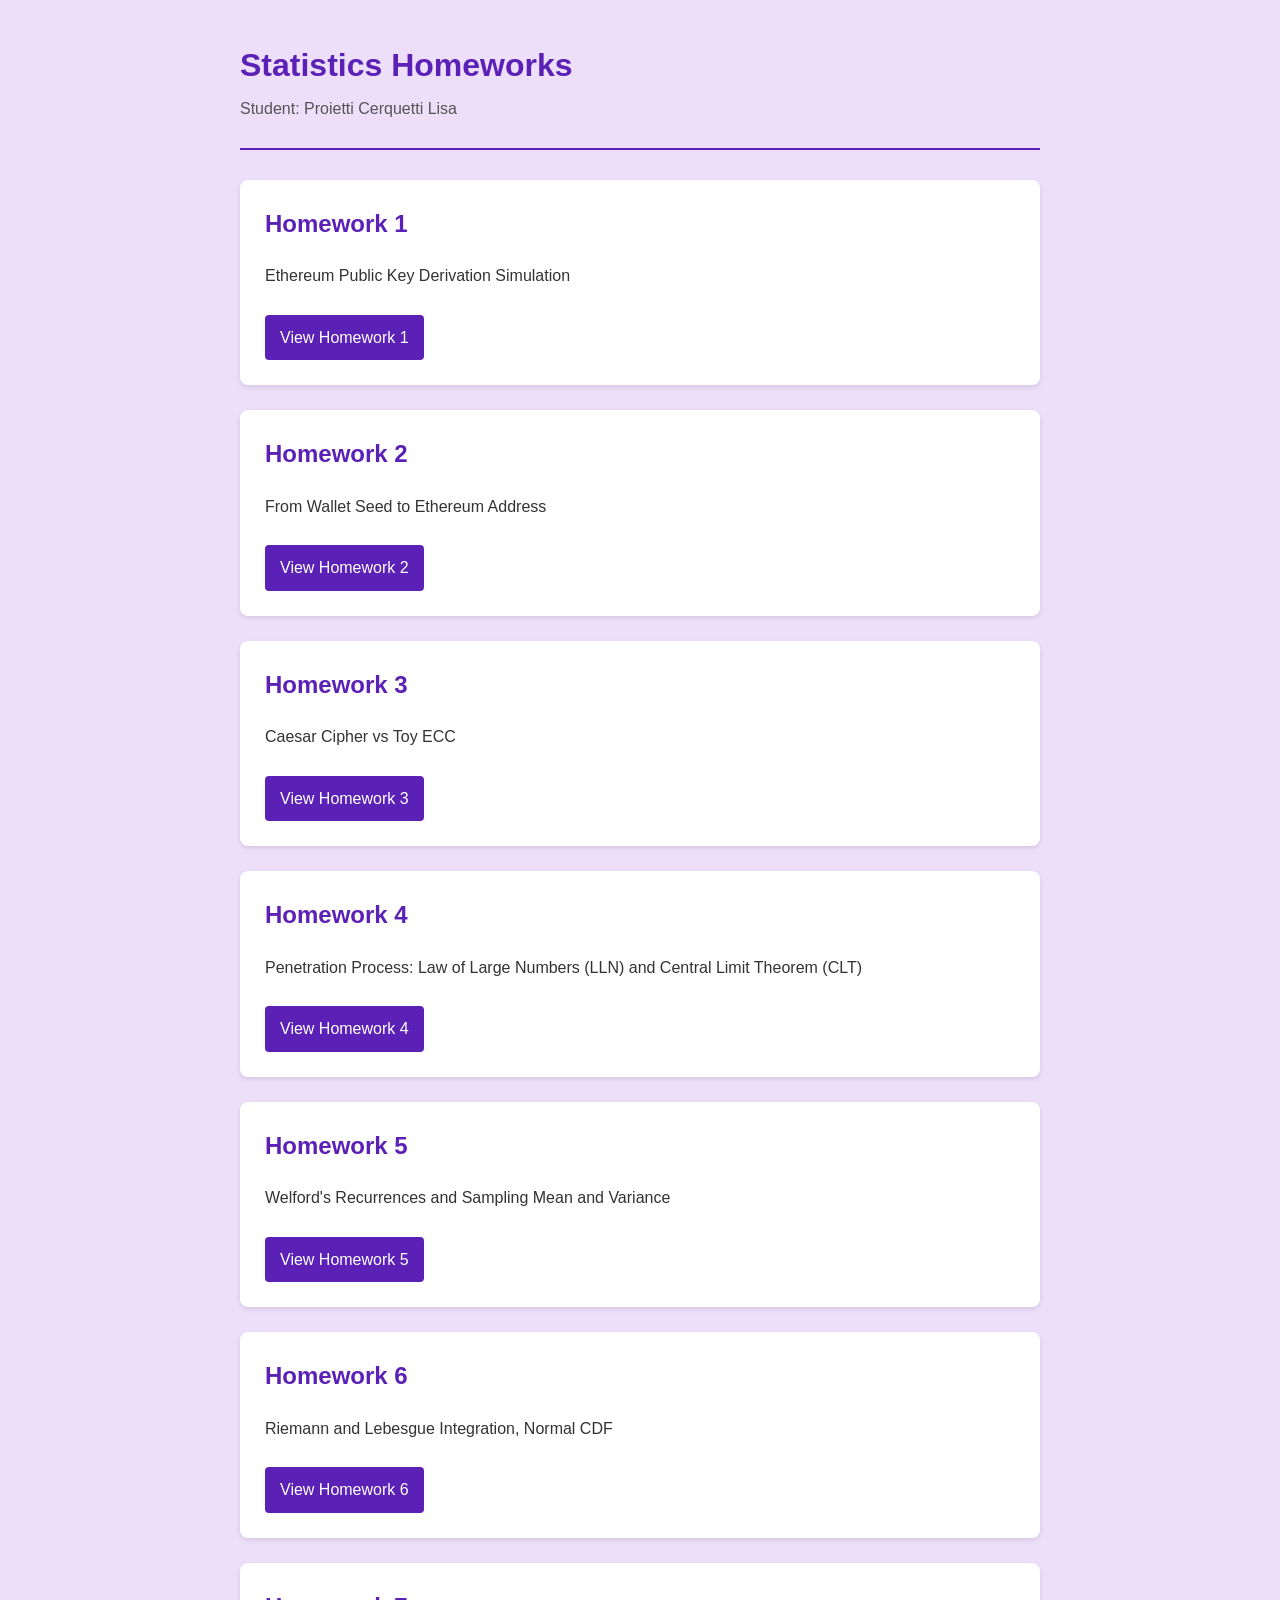
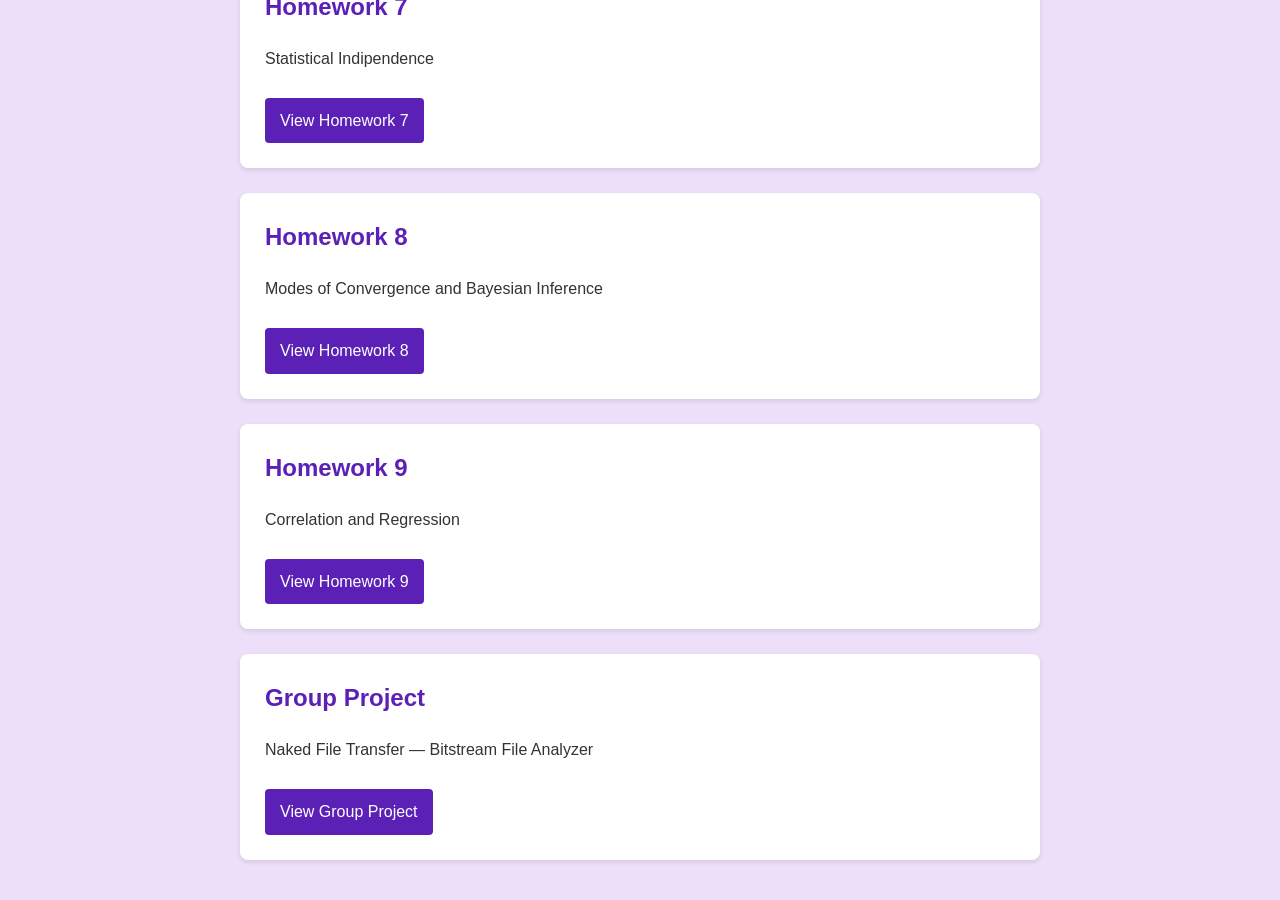
<file: index.html>
<!DOCTYPE html>
<html lang="en">
<head>
    <meta charset="UTF-8">
    <title>Statistics Homework - Proietti Cerquetti Lisa</title>
    <style>
        body {
            font-family: Arial, sans-serif;
            line-height: 1.6;
            margin: 40px auto;
            max-width: 800px;
            background-color: #eddefa;
            color: #333;
            padding: 0 20px;
        }

        header {
            border-bottom: 2px solid #5b21b6;
            padding-bottom: 10px;
            margin-bottom: 30px;
        }

        header h1 {
            color: #5b21b6;
            margin-bottom: 5px;
        }

        header p {
            color: #555;
            margin-top: 0;
        }

        .homework-card {
            background: #fff;
            padding: 25px;
            border-radius: 8px;
            box-shadow: 0 2px 5px rgba(0,0,0,0.1);
            margin-bottom: 25px;
            border-top: 4px solit #5b21b6;
        }

        .homework-card h2 {
            color: #5b21b6;
            margin-top: 0;
        }

        .btn {
            display: inline-block;
            background: #5b21b6;
            color: #fff;
            padding: 10px 15px;
            text-decoration: none;
            border-radius: 4px;
            margin-top: 10px;
            transition: background 0.2s;
        }
        
        .btn:hover {
            background: #6d28d9;
        }
    </style>
</head>
<body>

    <header>
        <h1>Statistics Homeworks</h1>
        <p>Student: Proietti Cerquetti Lisa</p>
    </header>

    <div class="homework-card">
        <h2>Homework 1</h2>
        <p>Ethereum Public Key Derivation Simulation</p>
        <a href="homework1.html" class="btn">View Homework 1</a>
    </div>

    <div class="homework-card">
        <h2>Homework 2</h2>
        <p>From Wallet Seed to Ethereum Address</p>
        <a href="homework2.html" class="btn">View Homework 2</a>
    </div>

    <div class="homework-card">
        <h2>Homework 3</h2>
        <p>Caesar Cipher vs Toy ECC</p>
        <a href="homework3.html" class="btn">View Homework 3</a>
    </div>

    <div class="homework-card">
        <h2>Homework 4</h2>
        <p>Penetration Process: Law of Large Numbers (LLN) and Central Limit Theorem (CLT)</p>
        <a href="homework4.html" class="btn">View Homework 4</a>
    </div>

    <div class="homework-card">
        <h2>Homework 5</h2>
        <p>Welford's Recurrences and Sampling Mean and Variance</p>
        <a href="homework5.html" class="btn">View Homework 5</a>
    </div>

    <div class="homework-card">
        <h2>Homework 6</h2>
        <p>Riemann and Lebesgue Integration, Normal CDF</p>
        <a href="homework6.html" class="btn">View Homework 6</a>
    </div>

    <div class="homework-card">
        <h2>Homework 7</h2>
        <p>Statistical Indipendence</p>
        <a href="homework7.html" class="btn">View Homework 7</a>
    </div>

    <div class="homework-card">
        <h2>Homework 8</h2>
        <p>Modes of Convergence and Bayesian Inference</p>
        <a href="homework8.html" class="btn">View Homework 8</a>
    </div>

    <div class="homework-card">
        <h2>Homework 9</h2>
        <p>Correlation and Regression</p>
        <a href="homework9.html" class="btn">View Homework 9</a>
    </div>    

    <div class="homework-card">
        <h2>Group Project</h2>
        <p>Naked File Transfer — Bitstream File Analyzer</p>
        <a href="./frontend/index.html" class="btn">View Group Project</a>
    </div>
</body>
</html>
</file>
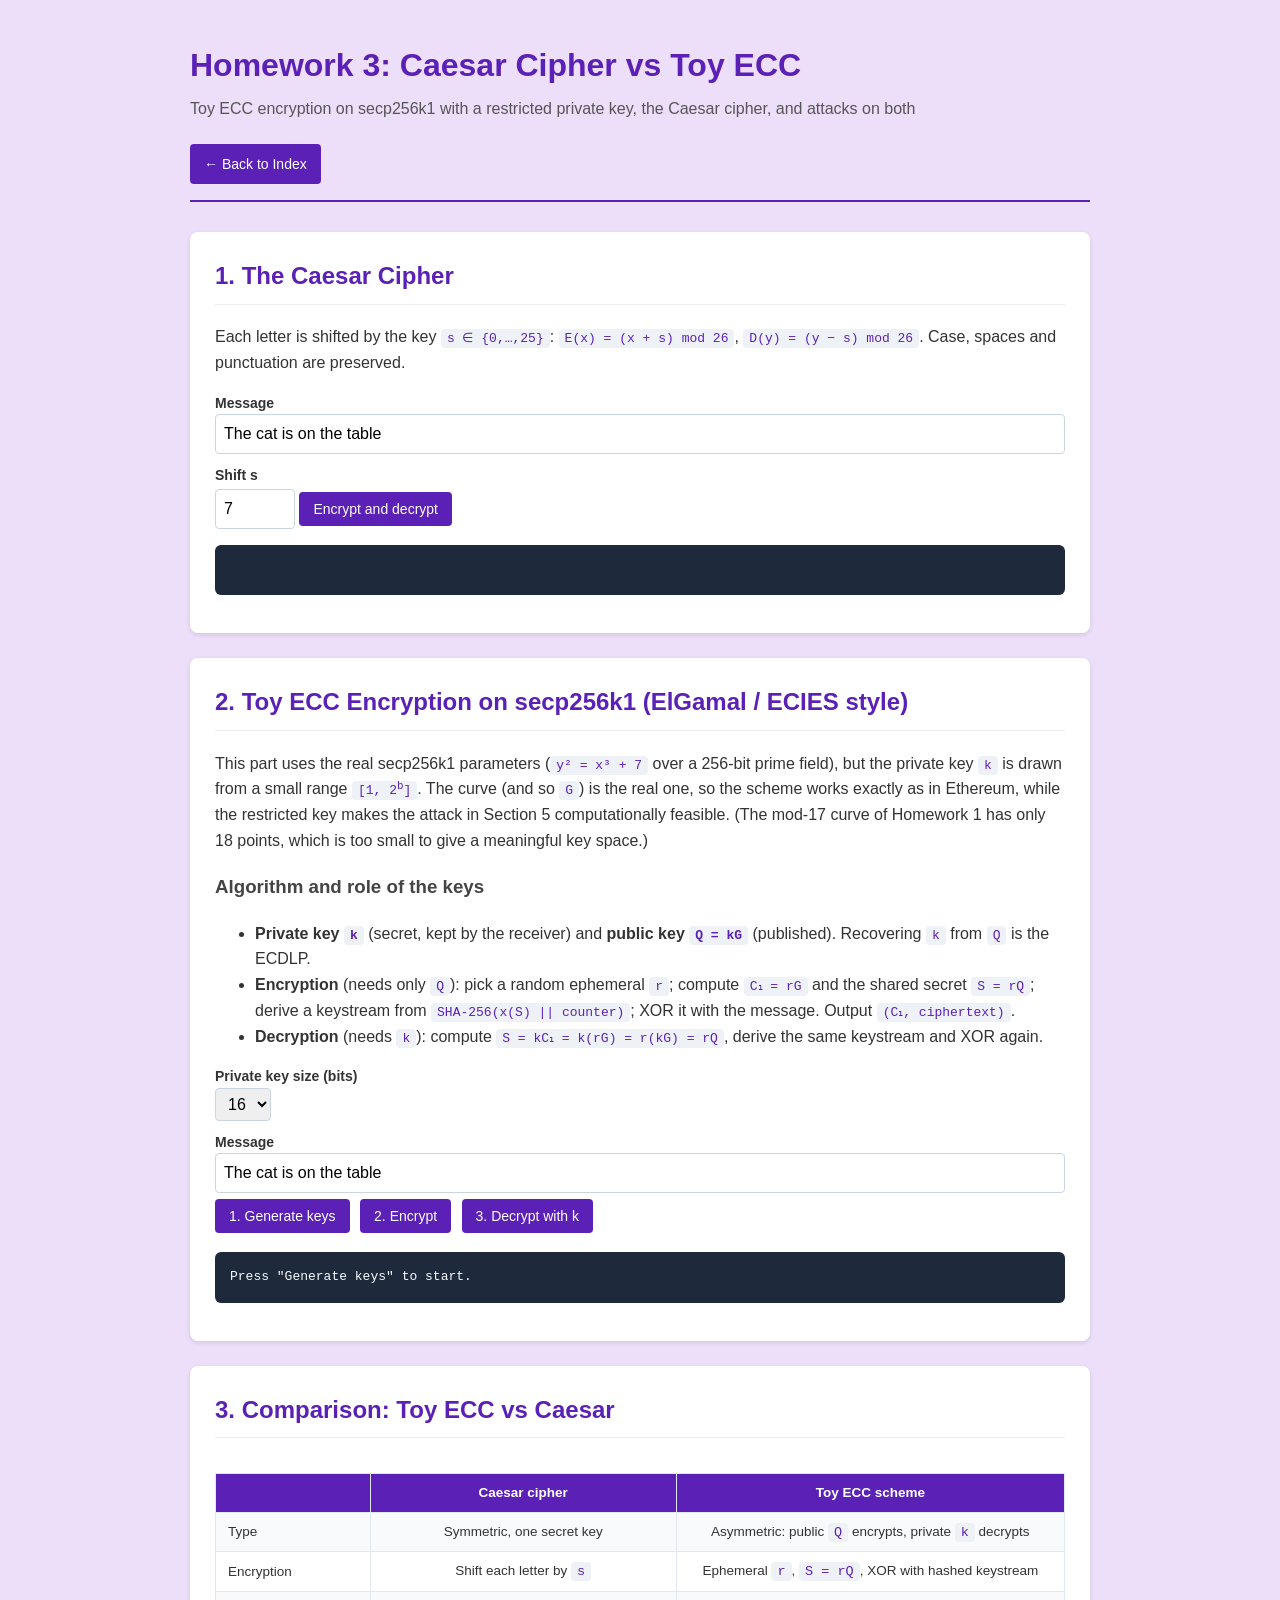
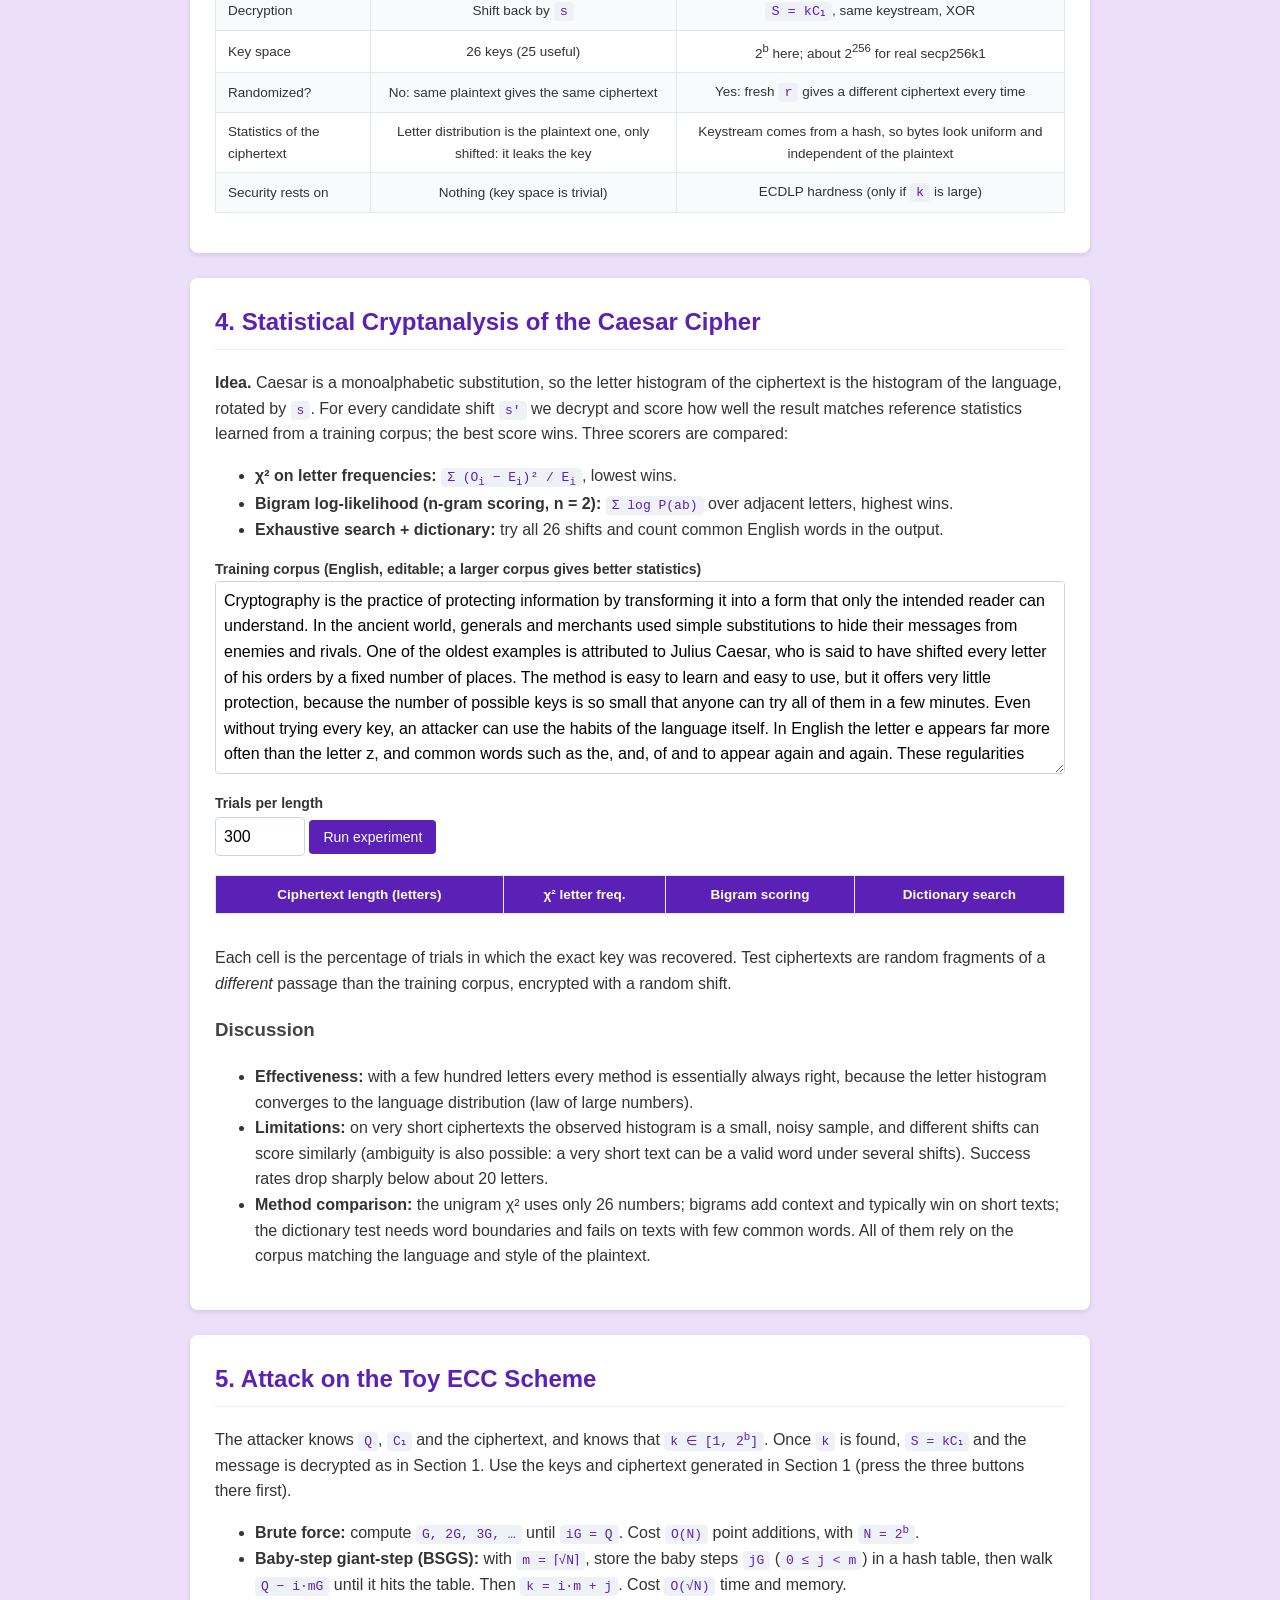
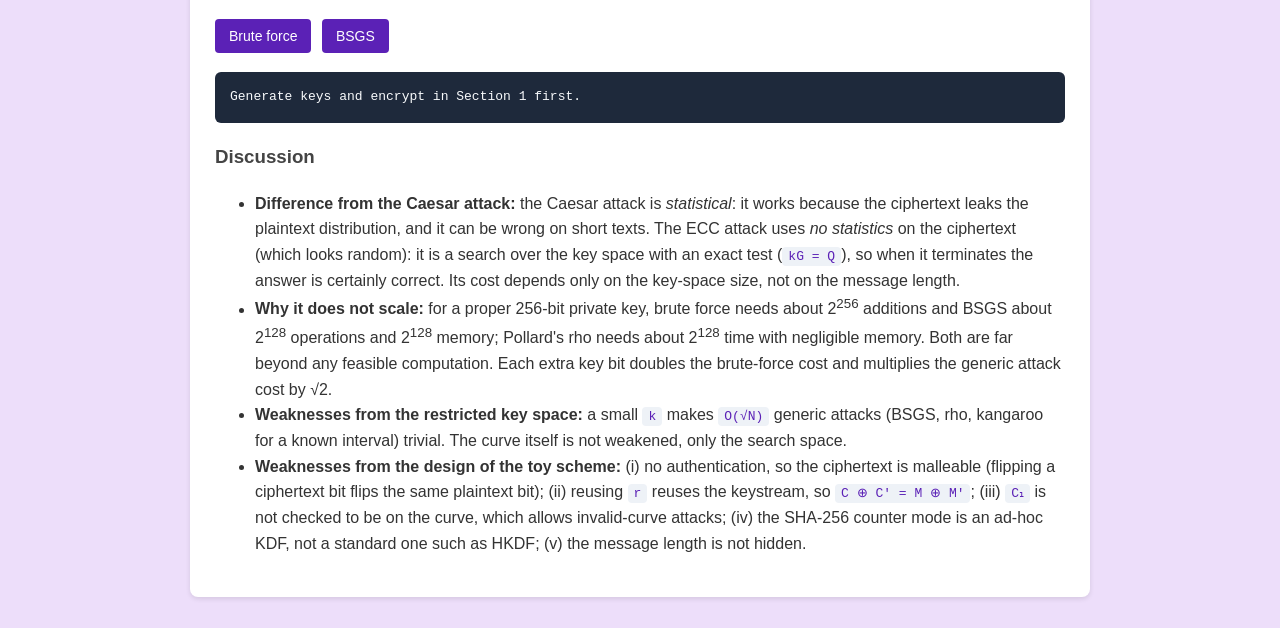
<file: homework3.html>
<!DOCTYPE html>
<html lang="en">
    <head>
        <meta charset="UTF-8">
        <meta name="viewport" content="width=device-width, initial-scale=1">
        <title>Homework 3 - Caesar Cipher vs Toy ECC</title>
 
        <style>
            body {
                font-family: Arial, sans-serif;
                line-height: 1.6;
                margin: 40px auto;
                max-width: 900px;
                background-color: #eddefa;
                color: #333;
                padding: 0 20px;
            }
 
            header {
                border-bottom: 2px solid #5b21b6;
                padding-bottom: 10px;
                margin-bottom: 30px;
            }
 
            header h1 {
                color: #5b21b6;
                margin-bottom: 5px;
            }
 
            header p {
                color: #555;
                margin-top: 0;
            }
 
            .card {
                background: #fff;
                padding: 25px;
                border-radius: 8px;
                box-shadow: 0 2px 5px rgba(0,0,0,0.1);
                margin-bottom: 25px;
            }
 
            .card h2 {
                color: #5b21b6;
                margin-top: 0;
                border-bottom: 1px solid #eee;
                padding-bottom: 8px;
            }
 
            .card h3 {
                color: #444;
            }
 
            .btn {
                display: inline-block;
                background: #5b21b6;
                color: #fff;
                padding: 9px 14px;
                text-decoration: none;
                border: 0;
                border-radius: 4px;
                margin: 6px 6px 6px 0;
                cursor: pointer;
                font-size: 14px;
            }
 
            .btn:hover {
                background: #6d28d9;
            }
 
            .btn:focus-visible,
            input:focus-visible,
            textarea:focus-visible,
            select:focus-visible {
                outline: 3px solid #a78bfa;
                outline-offset: 2px;
            }
 
            pre {
                background: #1e293b;
                color: #f8fafc;
                padding: 15px;
                border-radius: 6px;
                font-family: 'Courier New', monospace;
                font-size: 13px;
                overflow-x: auto;
                white-space: pre-wrap;
                word-break: break-all;
                min-height: 20px;
            }
 
            code {
                background: #eef2f7;
                padding: 2px 6px;
                border-radius: 4px;
                color: #5b21b6;
            }
 
            input,
            textarea,
            select {
                font: inherit;
                padding: 6px 8px;
                border: 1px solid #cbd5e1;
                border-radius: 4px;
                max-width: 100%;
                box-sizing: border-box;
            }
 
            textarea {
                width: 100%;
            }
 
            label {
                display: block;
                margin-top: 10px;
                font-weight: bold;
                font-size: 14px;
            }
 
            .table-wrap {
                overflow-x: auto;
            }
 
            table {
                border-collapse: collapse;
                margin: 15px 0;
                width: 100%;
            }
 
            th, td {
                border: 1px solid #e2e8f0;
                padding: 8px 12px;
                text-align: center;
                font-size: 13.5px;
            }
 
            th {
                background: #5b21b6;
                color: #fff;
            }
 
            td.l {
                text-align: left;
            }
 
            tr:nth-child(even) {
                background: #f8fafc;
            }
 
            .bar {
                background: #ddd6fe;
                height: 8px;
                border-radius: 4px;
                margin-top: 3px;
            }
 
            .bar i {
                display: block;
                height: 8px;
                background: #5b21b6;
                border-radius: 4px;
            }
        </style>
    </head>
    <body>
 
        <header>
            <h1>Homework 3: Caesar Cipher vs Toy ECC</h1>
            <p>Toy ECC encryption on secp256k1 with a restricted private key, the Caesar cipher, and attacks on both</p>
            <a href="index.html" class="btn">&larr; Back to Index</a>
        </header>


        <!-- 1. CAESAR -->
        <div class="card">
            <h2>1. The Caesar Cipher</h2>
            <p>Each letter is shifted by the key <code>s ∈ {0,…,25}</code>: <code>E(x) = (x + s) mod 26</code>, <code>D(y) = (y − s) mod 26</code>. Case, spaces and punctuation are preserved.</p>
 
            <label for="cmsg">Message</label>
            <input id="cmsg" value="The cat is on the table" style="width:100%">
 
            <label for="shift">Shift s</label>
            <input id="shift" type="number" min="0" max="25" value="7" style="width:80px">
 
            <button class="btn" id="b-cae">Encrypt and decrypt</button>
            <pre id="out-cae"></pre>
        </div>
 
        <!-- 2. ECC -->
        <div class="card">
            <h2>2. Toy ECC Encryption on secp256k1 (ElGamal / ECIES style)</h2>
            <p>This part uses the real secp256k1 parameters (<code>y² = x³ + 7</code> over a 256-bit prime field), but the private key <code>k</code> is drawn from a small range <code>[1, 2<sup>b</sup>]</code>. The curve (and so <code>G</code>) is the real one, so the scheme works exactly as in Ethereum, while the restricted key makes the attack in Section 5 computationally feasible. (The mod-17 curve of Homework 1 has only 18 points, which is too small to give a meaningful key space.)</p>
 
            <h3>Algorithm and role of the keys</h3>
            <ul>
                <li><strong>Private key <code>k</code></strong> (secret, kept by the receiver) and <strong>public key <code>Q = kG</code></strong> (published). Recovering <code>k</code> from <code>Q</code> is the ECDLP.</li>
                <li><strong>Encryption</strong> (needs only <code>Q</code>): pick a random ephemeral <code>r</code>; compute <code>C₁ = rG</code> and the shared secret <code>S = rQ</code>; derive a keystream from <code>SHA-256(x(S) || counter)</code>; XOR it with the message. Output <code>(C₁, ciphertext)</code>.</li>
                <li><strong>Decryption</strong> (needs <code>k</code>): compute <code>S = kC₁ = k(rG) = r(kG) = rQ</code>, derive the same keystream and XOR again.</li>
            </ul>
 
            <label for="bits">Private key size (bits)</label>
            <select id="bits">
                <option>12</option>
                <option selected>16</option>
                <option>20</option>
            </select>
 
            <label for="msg">Message</label>
            <input id="msg" value="The cat is on the table" style="width:100%">
 
            <button class="btn" id="b-gen">1. Generate keys</button>
            <button class="btn" id="b-enc">2. Encrypt</button>
            <button class="btn" id="b-dec">3. Decrypt with k</button>
            <pre id="out-ecc">Press "Generate keys" to start.</pre>
        </div>
         
 
        <!-- 3. COMPARISON -->
        <div class="card">
            <h2>3. Comparison: Toy ECC vs Caesar</h2>
            <div class="table-wrap">
                <table>
                    <tr>
                        <th></th>
                        <th>Caesar cipher</th>
                        <th>Toy ECC scheme</th>
                    </tr>
                    <tr>
                        <td class="l">Type</td>
                        <td>Symmetric, one secret key</td>
                        <td>Asymmetric: public <code>Q</code> encrypts, private <code>k</code> decrypts</td>
                    </tr>
                    <tr>
                        <td class="l">Encryption</td>
                        <td>Shift each letter by <code>s</code></td>
                        <td>Ephemeral <code>r</code>, <code>S = rQ</code>, XOR with hashed keystream</td>
                    </tr>
                    <tr>
                        <td class="l">Decryption</td>
                        <td>Shift back by <code>s</code></td>
                        <td><code>S = kC₁</code>, same keystream, XOR</td>
                    </tr>
                    <tr>
                        <td class="l">Key space</td>
                        <td>26 keys (25 useful)</td>
                        <td>2<sup>b</sup> here; about 2<sup>256</sup> for real secp256k1</td>
                    </tr>
                    <tr>
                        <td class="l">Randomized?</td>
                        <td>No: same plaintext gives the same ciphertext</td>
                        <td>Yes: fresh <code>r</code> gives a different ciphertext every time</td>
                    </tr>
                    <tr>
                        <td class="l">Statistics of the ciphertext</td>
                        <td>Letter distribution is the plaintext one, only shifted: it leaks the key</td>
                        <td>Keystream comes from a hash, so bytes look uniform and independent of the plaintext</td>
                    </tr>
                    <tr>
                        <td class="l">Security rests on</td>
                        <td>Nothing (key space is trivial)</td>
                        <td>ECDLP hardness (only if <code>k</code> is large)</td>
                    </tr>
                </table>
            </div>
        </div>
 
        <!-- 4. STATISTICAL CRYPTANALYSIS -->
        <div class="card">
            <h2>4. Statistical Cryptanalysis of the Caesar Cipher</h2>
            <p><strong>Idea.</strong> Caesar is a monoalphabetic substitution, so the letter histogram of the ciphertext is the histogram of the language, rotated by <code>s</code>. For every candidate shift <code>s'</code> we decrypt and score how well the result matches reference statistics learned from a training corpus; the best score wins. Three scorers are compared:</p>
            <ul>
                <li><strong>χ² on letter frequencies:</strong> <code>Σ (O<sub>i</sub> − E<sub>i</sub>)² / E<sub>i</sub></code>, lowest wins.</li>
                <li><strong>Bigram log-likelihood (n-gram scoring, n = 2):</strong> <code>Σ log P(ab)</code> over adjacent letters, highest wins.</li>
                <li><strong>Exhaustive search + dictionary:</strong> try all 26 shifts and count common English words in the output.</li>
            </ul>
 
            <label for="corpus">Training corpus (English, editable; a larger corpus gives better statistics)</label>
            <textarea id="corpus" rows="7"></textarea>
 
            <label for="trials">Trials per length</label>
            <input id="trials" type="number" value="300" min="50" max="2000" style="width:90px">
 
            <button class="btn" id="b-stat">Run experiment</button>
 
            <div class="table-wrap">
                <table id="tbl-stat">
                    <thead>
                        <tr>
                            <th>Ciphertext length (letters)</th>
                            <th>χ² letter freq.</th>
                            <th>Bigram scoring</th>
                            <th>Dictionary search</th>
                        </tr>
                    </thead>
                    <tbody></tbody>
                </table>
            </div>
            <p>Each cell is the percentage of trials in which the exact key was recovered. Test ciphertexts are random fragments of a <em>different</em> passage than the training corpus, encrypted with a random shift.</p>
 
            <h3>Discussion</h3>
            <ul>
                <li><strong>Effectiveness:</strong> with a few hundred letters every method is essentially always right, because the letter histogram converges to the language distribution (law of large numbers).</li>
                <li><strong>Limitations:</strong> on very short ciphertexts the observed histogram is a small, noisy sample, and different shifts can score similarly (ambiguity is also possible: a very short text can be a valid word under several shifts). Success rates drop sharply below about 20 letters.</li>
                <li><strong>Method comparison:</strong> the unigram χ² uses only 26 numbers; bigrams add context and typically win on short texts; the dictionary test needs word boundaries and fails on texts with few common words. All of them rely on the corpus matching the language and style of the plaintext.</li>
            </ul>
        </div>
 
        <!-- 5. ATTACK ON ECC -->
        <div class="card">
            <h2>5. Attack on the Toy ECC Scheme</h2>
            <p>The attacker knows <code>Q</code>, <code>C₁</code> and the ciphertext, and knows that <code>k ∈ [1, 2<sup>b</sup>]</code>. Once <code>k</code> is found, <code>S = kC₁</code> and the message is decrypted as in Section 1. Use the keys and ciphertext generated in Section 1 (press the three buttons there first).</p>
            <ul>
                <li><strong>Brute force:</strong> compute <code>G, 2G, 3G, …</code> until <code>iG = Q</code>. Cost <code>O(N)</code> point additions, with <code>N = 2<sup>b</sup></code>.</li>
                <li><strong>Baby-step giant-step (BSGS):</strong> with <code>m = ⌈√N⌉</code>, store the baby steps <code>jG</code> (<code>0 ≤ j &lt; m</code>) in a hash table, then walk <code>Q − i·mG</code> until it hits the table. Then <code>k = i·m + j</code>. Cost <code>O(√N)</code> time and memory.</li>
            </ul>
 
            <button class="btn" id="b-bf">Brute force</button>
            <button class="btn" id="b-bsgs">BSGS</button>
            <pre id="out-atk">Generate keys and encrypt in Section 1 first.</pre>
 
            <h3>Discussion</h3>
            <ul>
                <li><strong>Difference from the Caesar attack:</strong> the Caesar attack is <em>statistical</em>: it works because the ciphertext leaks the plaintext distribution, and it can be wrong on short texts. The ECC attack uses <em>no statistics</em> on the ciphertext (which looks random): it is a search over the key space with an exact test (<code>kG = Q</code>), so when it terminates the answer is certainly correct. Its cost depends only on the key-space size, not on the message length.</li>
                <li><strong>Why it does not scale:</strong> for a proper 256-bit private key, brute force needs about 2<sup>256</sup> additions and BSGS about 2<sup>128</sup> operations and 2<sup>128</sup> memory; Pollard's rho needs about 2<sup>128</sup> time with negligible memory. Both are far beyond any feasible computation. Each extra key bit doubles the brute-force cost and multiplies the generic attack cost by √2.</li>
                <li><strong>Weaknesses from the restricted key space:</strong> a small <code>k</code> makes <code>O(√N)</code> generic attacks (BSGS, rho, kangaroo for a known interval) trivial. The curve itself is not weakened, only the search space.</li>
                <li><strong>Weaknesses from the design of the toy scheme:</strong> (i) no authentication, so the ciphertext is malleable (flipping a ciphertext bit flips the same plaintext bit); (ii) reusing <code>r</code> reuses the keystream, so <code>C ⊕ C' = M ⊕ M'</code>; (iii) <code>C₁</code> is not checked to be on the curve, which allows invalid-curve attacks; (iv) the SHA-256 counter mode is an ad-hoc KDF, not a standard one such as HKDF; (v) the message length is not hidden.</li>
            </ul>
        </div>
 
        <script>
            /* ---------- secp256k1 arithmetic with BigInt ---------- */
            const P = 2n ** 256n - 2n ** 32n - 977n;
            const N = 0xFFFFFFFFFFFFFFFFFFFFFFFFFFFFFFFEBAAEDCE6AF48A03BBFD25E8CD0364141n;
            const G = {
                x: 0x79BE667EF9DCBBAC55A06295CE870B07029BFCDB2DCE28D959F2815B16F81798n,
                y: 0x483ADA7726A3C4655DA4FBFC0E1108A8FD17B448A68554199C47D08FFB10D4B8n
            };
 
            const md = a => ((a % P) + P) % P;
 
            // modular inverse via extended Euclid
            function inv(a) {
                let [r0, r1] = [md(a), P];
                let [s0, s1] = [1n, 0n];
                while (r1 !== 0n) {
                    const q = r0 / r1;
                    [r0, r1] = [r1, r0 - q * r1];
                    [s0, s1] = [s1, s0 - q * s1];
                }
                return md(s0);
            }
 
            // point addition (null = point at infinity)
            function add(A, B) {
                if (!A) return B;
                if (!B) return A;
 
                let l;
                if (A.x === B.x) {
                    if (md(A.y + B.y) === 0n) return null;
                    l = md(3n * A.x * A.x * inv(2n * A.y));
                } else {
                    l = md((B.y - A.y) * inv(B.x - A.x));
                }
 
                const x = md(l * l - A.x - B.x);
                return { x, y: md(l * (A.x - x) - A.y) };
            }
 
            // scalar multiplication (double-and-add)
            function mul(k, A) {
                let R = null, T = A;
                while (k > 0n) {
                    if (k & 1n) R = add(R, T);
                    T = add(T, T);
                    k >>= 1n;
                }
                return R;
            }
 
            const pkey = A => A ? A.x.toString(16) + ',' + A.y.toString(16) : 'O';
            const hex = u8 => [...u8].map(b => b.toString(16).padStart(2, '0')).join('');
 
            const be32 = n => {
                const u = new Uint8Array(32);
                for (let i = 31; i >= 0; i--) {
                    u[i] = Number(n & 255n);
                    n >>= 8n;
                }
                return u;
            };
 
            const short = n => {
                const h = n.toString(16);
                return h.slice(0, 10) + '…' + h.slice(-6);
            };
 
            const fmtP = A => A ? `(${short(A.x)}, ${short(A.y)})` : 'O';
 
            const randBig = bytes => BigInt('0x' + hex(crypto.getRandomValues(new Uint8Array(bytes))));
 
            // keystream = SHA-256(x(S) || counter), block by block
            async function keystream(S, len) {
                const out = new Uint8Array(len);
                const xb = be32(S.x);
                for (let c = 0; c * 32 < len; c++) {
                    const blk = new Uint8Array(33);
                    blk.set(xb);
                    blk[32] = c;
                    const h = new Uint8Array(await crypto.subtle.digest('SHA-256', blk));
                    out.set(h.subarray(0, Math.min(32, len - c * 32)), c * 32);
                }
                return out;
            }
 
            const xor = (a, b) => a.map((v, i) => v ^ b[i]);
            const enc = new TextEncoder();
            const dec = new TextDecoder();
            const $ = id => document.getElementById(id);
 
            /* ---------- Section 1: ECC encryption ---------- */
            const st = {};   // shared state: b, k, Q, C1, ct
 
            $('b-gen').onclick = () => {
                const b = +$('bits').value;
                st.b = b;
                st.k = 1n + randBig(4) % (2n ** BigInt(b));
                st.Q = mul(st.k, G);
                st.C1 = st.ct = null;
 
                $('out-ecc').textContent = [
                    `Curve: secp256k1 (y² = x³ + 7 mod p), key range k ∈ [1, 2^${b}]`,
                    `G = ${fmtP(G)}`,
                    `PRIVATE KEY k = ${st.k}   (${b}-bit)`,
                    `PUBLIC KEY  Q = kG = ${fmtP(st.Q)}`
                ].join('\n');
            };
 
            $('b-enc').onclick = async () => {
                if (!st.Q) {
                    $('out-ecc').textContent = 'Generate keys first.';
                    return;
                }
 
                const m = enc.encode($('msg').value);
                const r = 1n + randBig(32) % (N - 1n);   // ephemeral key, full size
                st.C1 = mul(r, G);
                const S = mul(r, st.Q);
                st.ct = xor(m, await keystream(S, m.length));
 
                $('out-ecc').textContent += '\n\n' + [
                    '--- ENCRYPTION ---',
                    `plaintext  : "${$('msg').value}"`,
                    `r (random) : ${short(r)}`,
                    `C1 = rG    : ${fmtP(st.C1)}`,
                    `S = rQ     : x = ${short(S.x)}`,
                    `ciphertext : ${hex(st.ct)}`
                ].join('\n');
            };
 
            $('b-dec').onclick = async () => {
                if (!st.ct) {
                    $('out-ecc').textContent += '\nEncrypt first.';
                    return;
                }
 
                const S = mul(st.k, st.C1);
                const m = xor(st.ct, await keystream(S, st.ct.length));
 
                $('out-ecc').textContent += '\n\n' + [
                    '--- DECRYPTION with k ---',
                    `S = kC1 : x = ${short(S.x)}  (same as rQ)`,
                    `message : "${dec.decode(m)}"`
                ].join('\n');
            };
 
            /* ---------- Section 2: Caesar ---------- */
            function caesar(t, s) {
                return t.replace(/[a-z]/gi, c => {
                    const base = c <= 'Z' ? 65 : 97;
                    return String.fromCharCode((c.charCodeAt(0) - base + s + 26) % 26 + base);
                });
            }
 
            $('b-cae').onclick = () => {
                const s = ((+$('shift').value % 26) + 26) % 26;
                const m = $('cmsg').value;
                const c = caesar(m, s);
 
                $('out-cae').textContent = [
                    `shift s   : ${s}`,
                    `plaintext : ${m}`,
                    `ciphertext: ${c}`,
                    `decrypted : ${caesar(c, -s)}`
                ].join('\n');
            };
 
            /* ---------- Section 4: statistical cryptanalysis ---------- */
            $('corpus').value =
                "Cryptography is the practice of protecting information by transforming it into a form that only the intended reader can understand. " +
                "In the ancient world, generals and merchants used simple substitutions to hide their messages from enemies and rivals. " +
                "One of the oldest examples is attributed to Julius Caesar, who is said to have shifted every letter of his orders by a fixed number of places. " +
                "The method is easy to learn and easy to use, but it offers very little protection, because the number of possible keys is so small that anyone can try all of them in a few minutes. " +
                "Even without trying every key, an attacker can use the habits of the language itself. " +
                "In English the letter e appears far more often than the letter z, and common words such as the, and, of and to appear again and again. " +
                "These regularities survive the encryption, because a shift only moves the letters around without changing how often each one is used. " +
                "A careful analyst counts the letters in the secret message, compares the counts with those of ordinary text, and quickly finds the shift that makes the two agree. " +
                "Modern systems are designed to avoid this kind of leak. " +
                "Their output should look completely random, whatever the message contains, and their keys should be so numerous that no computer could ever search through them. " +
                "Statistics therefore plays two roles in this field, since it is used both to break weak ciphers and to test whether strong ones behave like random noise.";
 
            const TEST_TEXT =
                "When the village council met on the first cold evening of the year, nobody expected the old teacher to stand up and speak. " +
                "She said that the river had changed its course again, and that the bridge which her grandfather had built would soon stand over dry stones. " +
                "Some of the farmers laughed, but others went quiet, because they remembered the summer when the wells had failed. " +
                "The mayor asked what should be done, and the teacher answered that they should begin by measuring the water every morning and writing the numbers in a book that everyone could read. " +
                "With enough careful records, she explained, even a small town could learn to predict what the river would do next, and could decide where to dig and where to build. " +
                "By the end of the night the council had agreed to try, and a young boy was chosen to carry the first measuring stick down to the water.";
 
            const WORDS = new Set(
                "THE AND OF TO IN IS THAT IT FOR WAS ON ARE WITH AS THIS BE AT BY HAVE FROM OR HAD NOT BUT WHAT ALL WERE WHEN WE YOU CAN HER HIS ONE THEY".split(' ')
            );
 
            const letters = t => t.toUpperCase().replace(/[^A-Z]/g, '');
 
            // unigram and bigram probabilities from the corpus (add-one smoothing)
            function buildModel(text) {
                const t = letters(text);
                const uni = new Array(26).fill(1);
                const bi = new Array(676).fill(1);
 
                for (let i = 0; i < t.length; i++) {
                    const a = t.charCodeAt(i) - 65;
                    uni[a]++;
                    if (i + 1 < t.length) bi[a * 26 + t.charCodeAt(i + 1) - 65]++;
                }
 
                const su = uni.reduce((x, y) => x + y);
                const sb = bi.reduce((x, y) => x + y);
                return { uni: uni.map(v => v / su), bi: bi.map(v => v / sb) };
            }
 
            const shiftBack = (ct, s) => caesar(ct, -s);
 
            // method 1: chi-square on letter frequencies (lowest wins)
            function attackChi(ct, M) {
                const L = letters(ct);
                let best = 0, bs = Infinity;
 
                for (let s = 0; s < 26; s++) {
                    const o = new Array(26).fill(0);
                    for (const c of L) o[(c.charCodeAt(0) - 65 - s + 26) % 26]++;
 
                    let chi = 0;
                    for (let i = 0; i < 26; i++) {
                        const e = M.uni[i] * L.length;
                        chi += (o[i] - e) ** 2 / e;
                    }
                    if (chi < bs) { bs = chi; best = s; }
                }
                return best;
            }
 
            // method 2: bigram log-likelihood (highest wins)
            function attackBigram(ct, M) {
                const L = letters(ct);
                let best = 0, bs = -Infinity;
 
                for (let s = 0; s < 26; s++) {
                    let sc = 0;
                    for (let i = 0; i + 1 < L.length; i++) {
                        const a = (L.charCodeAt(i) - 65 - s + 26) % 26;
                        const b = (L.charCodeAt(i + 1) - 65 - s + 26) % 26;
                        sc += Math.log(M.bi[a * 26 + b]);
                    }
                    if (sc > bs) { bs = sc; best = s; }
                }
                return best;
            }
 
            // method 3: exhaustive search, count common words
            function attackDict(ct) {
                let best = 0, bs = -1;
 
                for (let s = 0; s < 26; s++) {
                    const w = shiftBack(ct, s).toUpperCase()
                        .split(/[^A-Z]+/)
                        .filter(x => WORDS.has(x)).length;
                    if (w > bs) { bs = w; best = s; }
                }
                return best;
            }
 
            // random fragment of TEST_TEXT containing exactly len letters
            function sample(len) {
                const start = Math.floor(Math.random() * (TEST_TEXT.length - len * 2));
                let out = '', n = 0;
 
                for (let i = start; i < TEST_TEXT.length && n < len; i++) {
                    out += TEST_TEXT[i];
                    if (/[a-z]/i.test(TEST_TEXT[i])) n++;
                }
                return n === len ? out : sample(len);
            }
 
            $('b-stat').onclick = () => {
                const M = buildModel($('corpus').value);
                const T = Math.max(20, +$('trials').value || 300);
                const body = $('tbl-stat').querySelector('tbody');
                body.innerHTML = '';
 
                for (const len of [5, 10, 20, 50, 100, 200]) {
                    const ok = [0, 0, 0];
 
                    for (let t = 0; t < T; t++) {
                        const s = 1 + Math.floor(Math.random() * 25);
                        const ct = caesar(sample(len), s);
                        if (attackChi(ct, M) === s) ok[0]++;
                        if (attackBigram(ct, M) === s) ok[1]++;
                        if (attackDict(ct) === s) ok[2]++;
                    }
 
                    const tr = document.createElement('tr');
                    tr.innerHTML = `<td>${len}</td>` + ok.map(v => {
                        const p = (100 * v / T).toFixed(1);
                        return `<td>${p}%<div class="bar"><i style="width:${p}%"></i></div></td>`;
                    }).join('');
                    body.appendChild(tr);
                }
            };
 
            /* ---------- Section 5: attacks on the toy ECC ---------- */
            const tick = () => new Promise(r => setTimeout(r));
 
            async function finish(k, label, ops, ms) {
                const S = mul(k, st.C1);
                const m = xor(st.ct, await keystream(S, st.ct.length));
 
                $('out-atk').textContent += '\n' + [
                    `${label}: k = ${k}  (${k === st.k ? 'matches the real key' : 'WRONG'})`,
                    `operations: ${ops} point additions, time: ${ms.toFixed(0)} ms`,
                    `decrypted message: "${dec.decode(m)}"`
                ].join('\n') + '\n';
            }
 
            function ready() {
                if (!st.ct) {
                    $('out-atk').textContent = 'Generate keys and encrypt in Section 1 first.';
                    return false;
                }
                return true;
            }
 
            $('b-bf').onclick = async () => {
                if (!ready()) return;
 
                const lim = 2 ** st.b;
                const t0 = performance.now();
                $('out-atk').textContent = `Brute force over k ∈ [1, 2^${st.b}] ...`;
 
                let A = G, i = 1;
                for (; i <= lim; i++) {
                    if (A && A.x === st.Q.x && A.y === st.Q.y) break;
                    A = add(A, G);
                    if (i % 4000 === 0) {
                        $('out-atk').textContent = `Brute force: tried ${i} / ${lim} keys ...`;
                        await tick();
                    }
                }
                await finish(BigInt(i), 'BRUTE FORCE', i, performance.now() - t0);
            };
 
            $('b-bsgs').onclick = async () => {
                if (!ready()) return;
 
                const lim = 2 ** st.b;
                const m = Math.ceil(Math.sqrt(lim));
                const t0 = performance.now();
                let ops = 0;
                $('out-atk').textContent = `BSGS with m = ${m} (table of ${m} baby steps) ...`;
 
                // baby steps: store jG for 0 <= j < m  (A ends up as mG)
                const table = new Map();
                let A = null;
                for (let j = 0; j < m; j++) {
                    table.set(pkey(A), j);
                    A = add(A, G);
                    ops++;
                }
 
                // giant steps: Y = Q - i*m*G until Y is in the table
                const neg = { x: A.x, y: md(-A.y) };
                let Y = st.Q;
                for (let i = 0; i <= m; i++) {
                    const j = table.get(pkey(Y));
                    if (j !== undefined && i * m + j > 0) {
                        await finish(BigInt(i * m + j), 'BSGS', ops, performance.now() - t0);
                        return;
                    }
                    Y = add(Y, neg);
                    ops++;
                }
                $('out-atk').textContent += '\nKey not found in range.';
            };
        </script>
    </body>
</html>
</file>
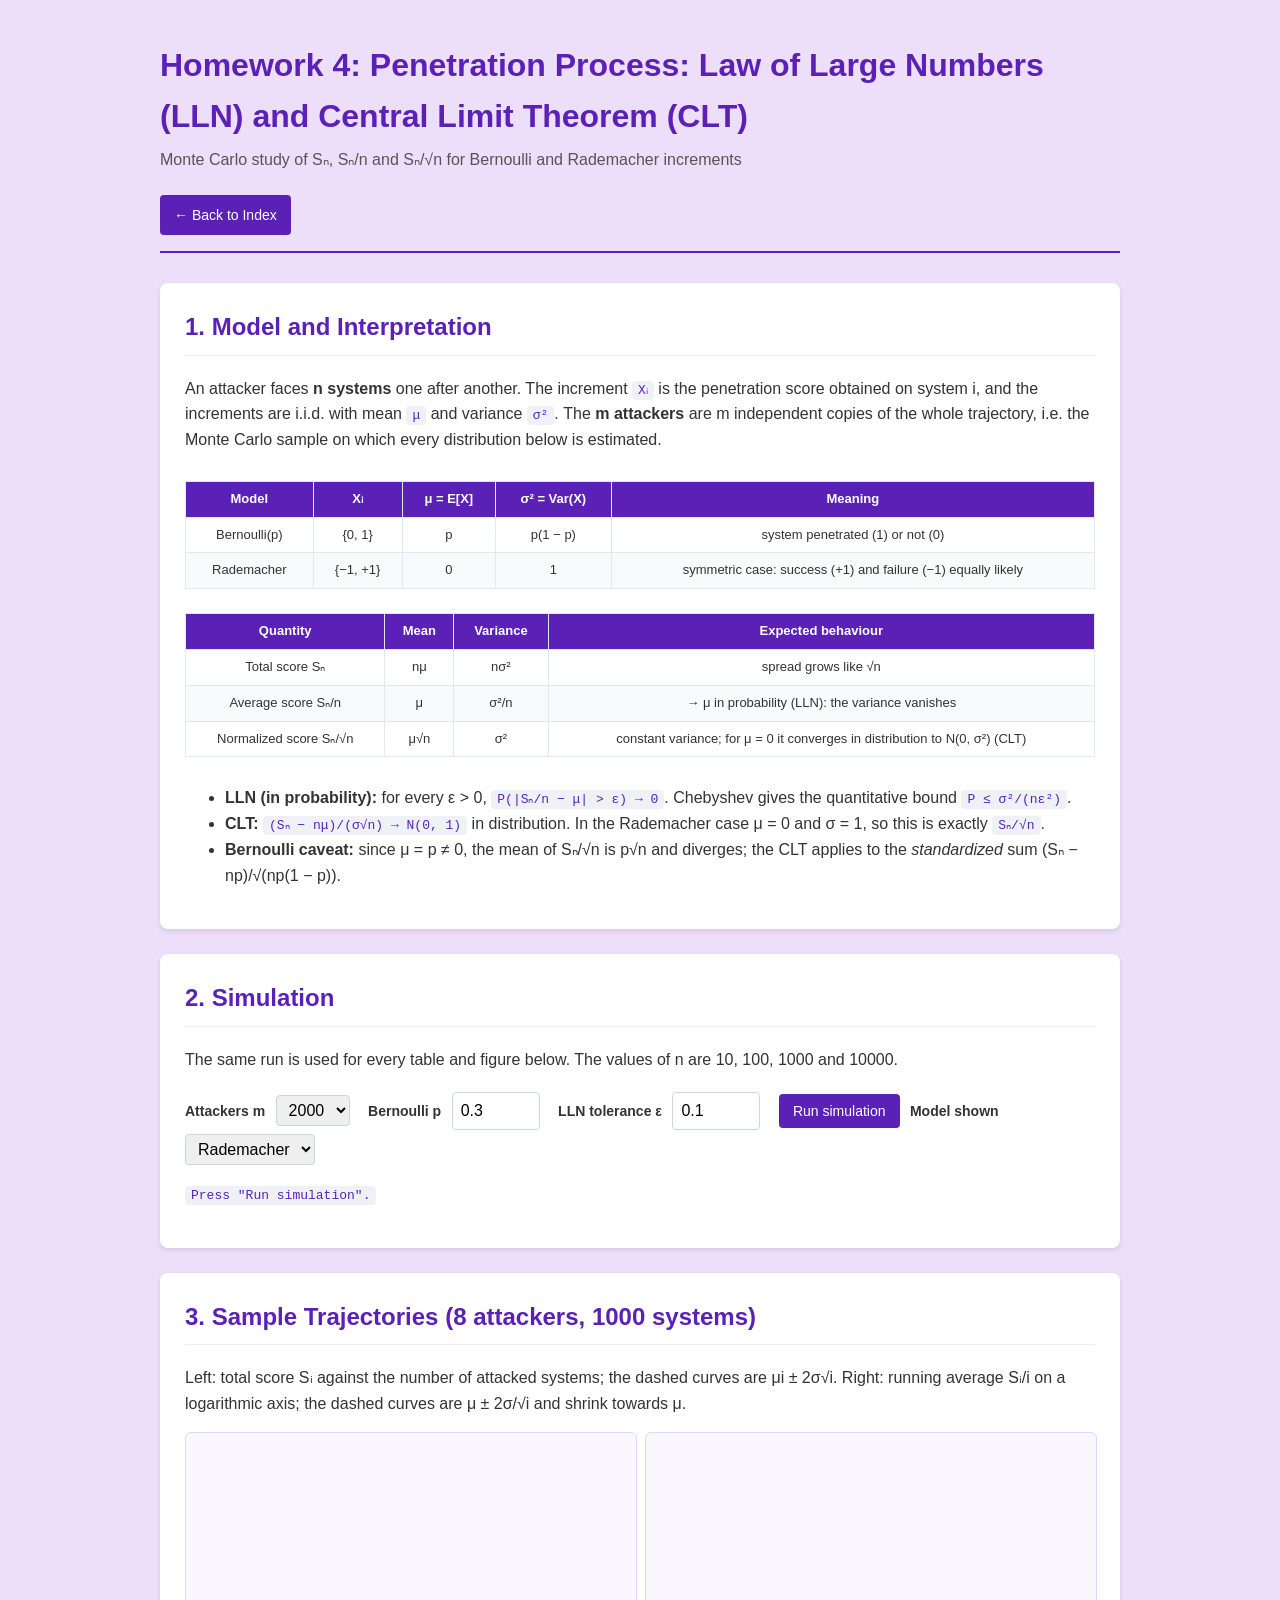
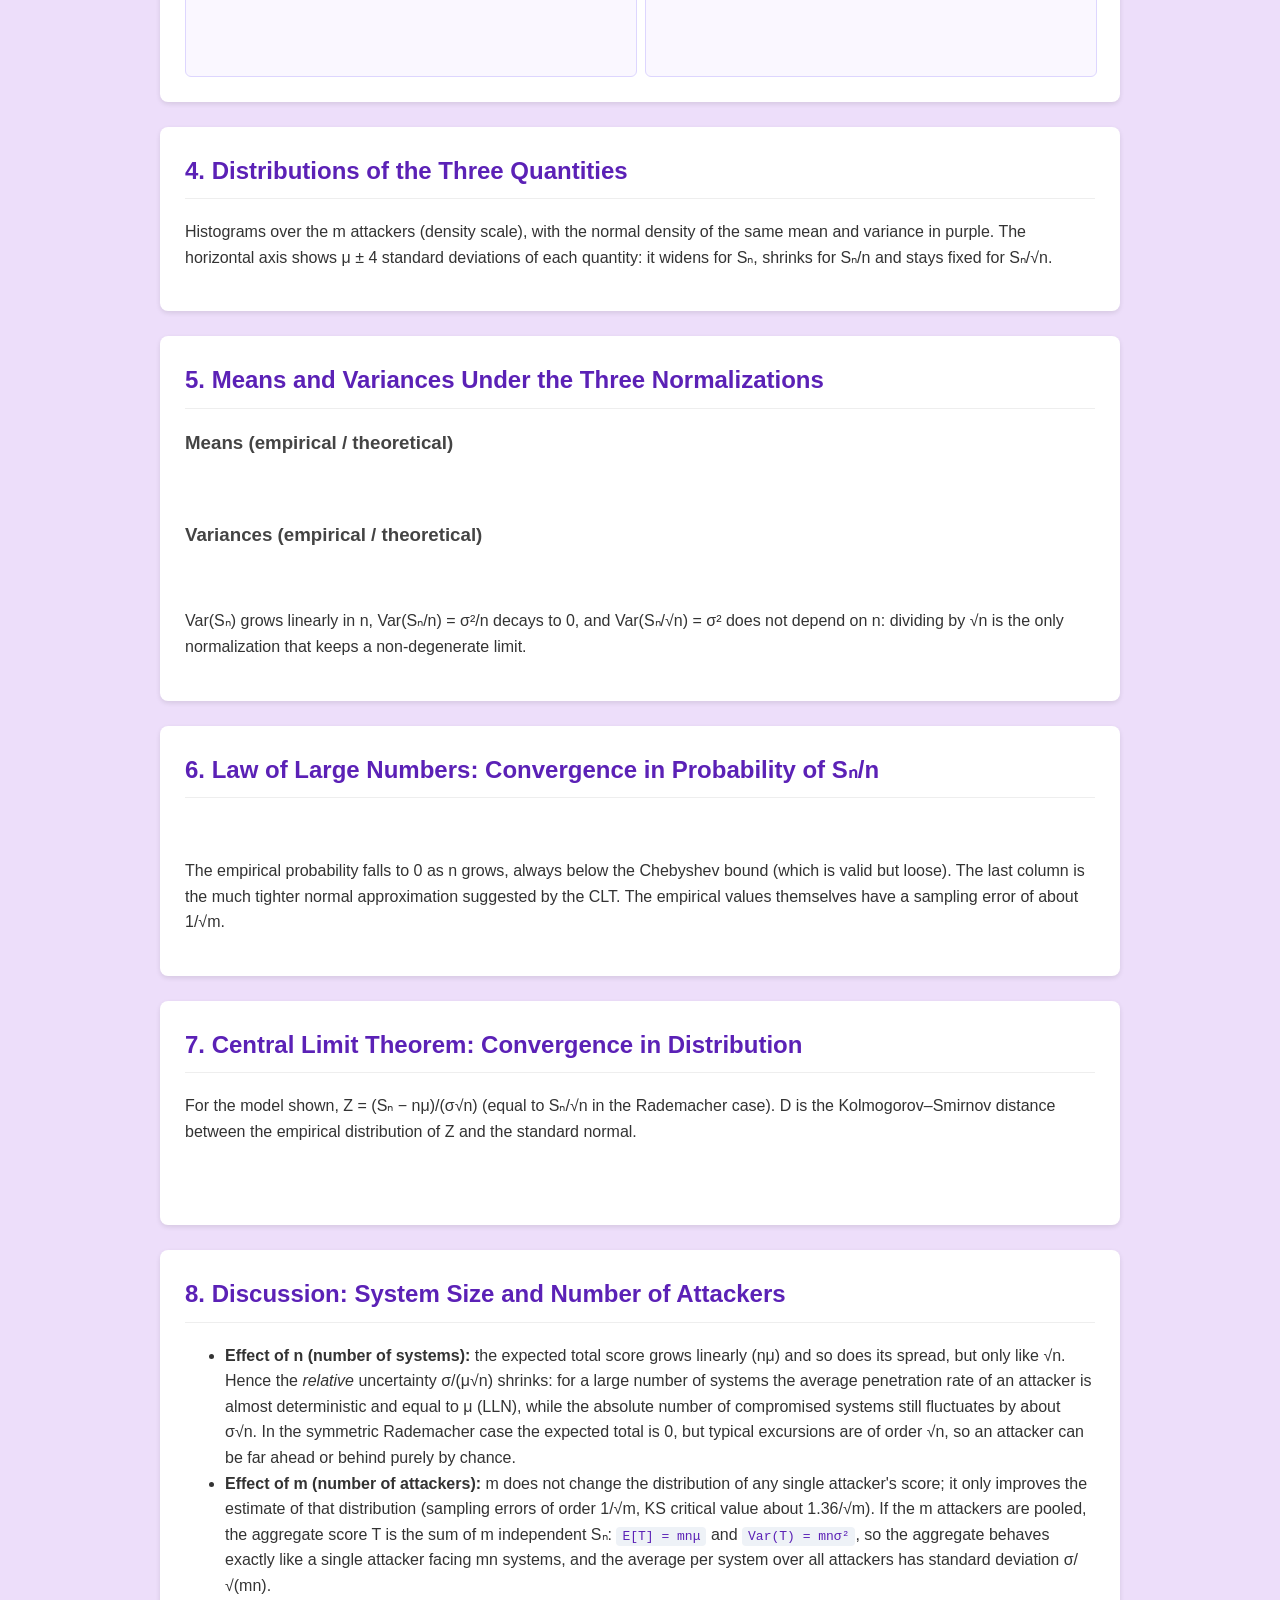
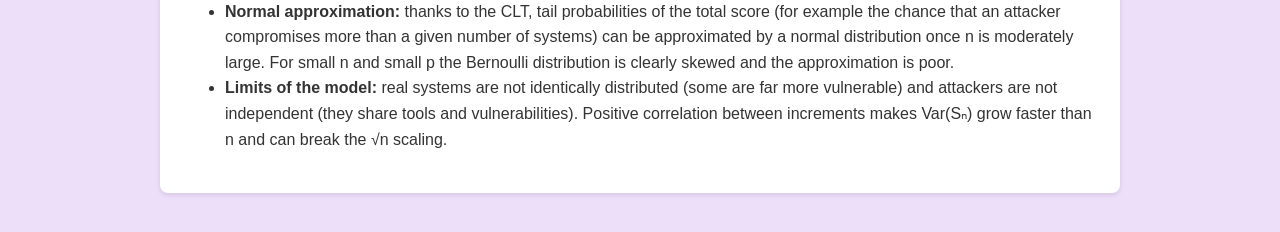
<file: homework4.html>
<!DOCTYPE html>
<html lang="en">
    <head>
        <meta charset="UTF-8">
        <meta name="viewport" content="width=device-width, initial-scale=1">
        <title>Homework 4 - Penetration Process: LLN and CLT</title>
 
        <style>
            body {
                font-family: Arial, sans-serif;
                line-height: 1.6;
                margin: 40px auto;
                max-width: 960px;
                background-color: #eddefa;
                color: #333;
                padding: 0 20px;
            }
 
            header {
                border-bottom: 2px solid #5b21b6;
                padding-bottom: 10px;
                margin-bottom: 30px;
            }
 
            header h1 {
                color: #5b21b6;
                margin-bottom: 5px;
            }
 
            header p {
                color: #555;
                margin-top: 0;
            }
 
            .card {
                background: #fff;
                padding: 25px;
                border-radius: 8px;
                box-shadow: 0 2px 5px rgba(0,0,0,0.1);
                margin-bottom: 25px;
            }
 
            .card h2 {
                color: #5b21b6;
                margin-top: 0;
                border-bottom: 1px solid #eee;
                padding-bottom: 8px;
            }
 
            .card h3,
            .card h4 {
                color: #444;
            }
 
            .btn {
                display: inline-block;
                background: #5b21b6;
                color: #fff;
                padding: 9px 14px;
                text-decoration: none;
                border: 0;
                border-radius: 4px;
                margin: 6px 6px 6px 0;
                cursor: pointer;
                font-size: 14px;
            }
 
            .btn:hover {
                background: #6d28d9;
            }
 
            .btn:focus-visible,
            input:focus-visible,
            select:focus-visible {
                outline: 3px solid #a78bfa;
                outline-offset: 2px;
            }
 
            code {
                background: #eef2f7;
                padding: 2px 6px;
                border-radius: 4px;
                color: #5b21b6;
            }
 
            .controls label {
                display: inline-block;
                margin: 8px 6px 8px 0;
                font-weight: bold;
                font-size: 14px;
            }
 
            input,
            select {
                font: inherit;
                padding: 5px 8px;
                border: 1px solid #cbd5e1;
                border-radius: 4px;
                margin-right: 14px;
            }
 
            .table-wrap {
                overflow-x: auto;
            }
 
            table {
                border-collapse: collapse;
                margin: 12px 0;
                width: 100%;
            }
 
            th, td {
                border: 1px solid #e2e8f0;
                padding: 7px 10px;
                text-align: center;
                font-size: 13px;
            }
 
            th {
                background: #5b21b6;
                color: #fff;
            }
 
            tr:nth-child(even) {
                background: #f8fafc;
            }
 
            .grid {
                display: grid;
                grid-template-columns: repeat(4, 1fr);
                gap: 8px;
            }
 
            .grid2 {
                display: grid;
                grid-template-columns: repeat(2, 1fr);
                gap: 10px;
            }
 
            canvas {
                width: 100%;
                height: auto;
                background: #faf7ff;
                border: 1px solid #ddd6fe;
                border-radius: 6px;
            }
 
            .note {
                background: #eef2f7;
                border-left: 4px solid #5b21b6;
                padding: 12px 18px;
                border-radius: 4px;
                margin: 14px 0;
            }
 
            @media (max-width: 700px) {
                .grid { grid-template-columns: repeat(2, 1fr); }
                .grid2 { grid-template-columns: 1fr; }
            }
        </style>
    </head>
    <body>
 
        <header>
            <h1>Homework 4: Penetration Process: Law of Large Numbers (LLN) and Central Limit Theorem (CLT)</h1>
            <p>Monte Carlo study of Sₙ, Sₙ/n and Sₙ/√n for Bernoulli and Rademacher increments</p>
            <a href="index.html" class="btn">← Back to Index</a>
        </header>
 
        <!-- 1. MODEL -->
        <div class="card">
            <h2>1. Model and Interpretation</h2>
            <p>An attacker faces <strong>n systems</strong> one after another. The increment <code>Xᵢ</code> is the penetration score obtained on system i, and the increments are i.i.d. with mean <code>μ</code> and variance <code>σ²</code>. The <strong>m attackers</strong> are m independent copies of the whole trajectory, i.e. the Monte Carlo sample on which every distribution below is estimated.</p>
            <div class="table-wrap"><table>
                <thead><tr><th>Model</th><th>Xᵢ</th><th>μ = E[X]</th><th>σ² = Var(X)</th><th>Meaning</th></tr></thead>
                <tbody>
                    <tr><td>Bernoulli(p)</td><td>{0, 1}</td><td>p</td><td>p(1 − p)</td><td>system penetrated (1) or not (0)</td></tr>
                    <tr><td>Rademacher</td><td>{−1, +1}</td><td>0</td><td>1</td><td>symmetric case: success (+1) and failure (−1) equally likely</td></tr>
                </tbody>
            </table></div>
            <div class="table-wrap"><table>
                <thead><tr><th>Quantity</th><th>Mean</th><th>Variance</th><th>Expected behaviour</th></tr></thead>
                <tbody>
                    <tr><td>Total score Sₙ</td><td>nμ</td><td>nσ²</td><td>spread grows like √n</td></tr>
                    <tr><td>Average score Sₙ/n</td><td>μ</td><td>σ²/n</td><td>→ μ in probability (LLN): the variance vanishes</td></tr>
                    <tr><td>Normalized score Sₙ/√n</td><td>μ√n</td><td>σ²</td><td>constant variance; for μ = 0 it converges in distribution to N(0, σ²) (CLT)</td></tr>
                </tbody>
            </table></div>
            <ul>
                <li><strong>LLN (in probability):</strong> for every ε &gt; 0, <code>P(|Sₙ/n − μ| &gt; ε) → 0</code>. Chebyshev gives the quantitative bound <code>P ≤ σ²/(nε²)</code>.</li>
                <li><strong>CLT:</strong> <code>(Sₙ − nμ)/(σ√n) → N(0, 1)</code> in distribution. In the Rademacher case μ = 0 and σ = 1, so this is exactly <code>Sₙ/√n</code>.</li>
                <li><strong>Bernoulli caveat:</strong> since μ = p ≠ 0, the mean of Sₙ/√n is p√n and diverges; the CLT applies to the <em>standardized</em> sum (Sₙ − np)/√(np(1 − p)).</li>
            </ul>
        </div>
 
        <!-- 2. CONTROLS -->
        <div class="card">
            <h2>2. Simulation</h2>
            <p>The same run is used for every table and figure below. The values of n are 10, 100, 1000 and 10000.</p>
            <div class="controls">
                <label for="m">Attackers m</label>
                <select id="m">
                    <option>500</option>
                    <option>1000</option>
                    <option selected>2000</option>
                    <option>5000</option>
                </select>
                <label for="p">Bernoulli p</label>
                <input id="p" type="number" min="0.01" max="0.99" step="0.01" value="0.3" style="width:70px">
                <label for="eps">LLN tolerance ε</label>
                <input id="eps" type="number" min="0.01" max="1" step="0.01" value="0.1" style="width:70px">
                <button class="btn" id="b-run">Run simulation</button>
                <label for="model">Model shown</label>
                <select id="model">
                    <option value="rad" selected>Rademacher</option>
                    <option value="bern">Bernoulli</option>
                </select>
            </div>
            <p id="status"><code>Press "Run simulation".</code></p>
        </div>
 
        <!-- 3. TRAJECTORIES -->
        <div class="card">
            <h2>3. Sample Trajectories (8 attackers, 1000 systems)</h2>
            <p>Left: total score Sᵢ against the number of attacked systems; the dashed curves are μi ± 2σ√i. Right: running average Sᵢ/i on a logarithmic axis; the dashed curves are μ ± 2σ/√i and shrink towards μ.</p>
            <div class="grid2">
                <canvas id="cv-sum" width="520" height="280"></canvas>
                <canvas id="cv-avg" width="520" height="280"></canvas>
            </div>
        </div>
 
        <!-- 4. DISTRIBUTIONS -->
        <div class="card">
            <h2>4. Distributions of the Three Quantities</h2>
            <p>Histograms over the m attackers (density scale), with the normal density of the same mean and variance in purple. The horizontal axis shows μ ± 4 standard deviations of each quantity: it widens for Sₙ, shrinks for Sₙ/n and stays fixed for Sₙ/√n.</p>
            <div id="hists"></div>
        </div>
 
        <!-- 5. MOMENTS -->
        <div class="card">
            <h2>5. Means and Variances Under the Three Normalizations</h2>
            <h3>Means (empirical / theoretical)</h3>
            <div class="table-wrap"><table id="tbl-mean"></table></div>
            <h3>Variances (empirical / theoretical)</h3>
            <div class="table-wrap"><table id="tbl-var"></table></div>
            <p>Var(Sₙ) grows linearly in n, Var(Sₙ/n) = σ²/n decays to 0, and Var(Sₙ/√n) = σ² does not depend on n: dividing by √n is the only normalization that keeps a non-degenerate limit.</p>
        </div>
 
        <!-- 6. LLN -->
        <div class="card">
            <h2>6. Law of Large Numbers: Convergence in Probability of Sₙ/n</h2>
            <div class="table-wrap"><table id="tbl-lln"></table></div>
            <p>The empirical probability falls to 0 as n grows, always below the Chebyshev bound (which is valid but loose). The last column is the much tighter normal approximation suggested by the CLT. The empirical values themselves have a sampling error of about 1/√m.</p>
        </div>
 
        <!-- 7. CLT -->
        <div class="card">
            <h2>7. Central Limit Theorem: Convergence in Distribution</h2>
            <p>For the model shown, Z = (Sₙ − nμ)/(σ√n) (equal to Sₙ/√n in the Rademacher case). D is the Kolmogorov–Smirnov distance between the empirical distribution of Z and the standard normal.</p>
            <div class="table-wrap"><table id="tbl-clt"></table></div>
            <p id="clt-note"></p>
        </div>
 
        <!-- 8. DISCUSSION -->
        <div class="card">
            <h2>8. Discussion: System Size and Number of Attackers</h2>
            <ul>
                <li><strong>Effect of n (number of systems):</strong> the expected total score grows linearly (nμ) and so does its spread, but only like √n. Hence the <em>relative</em> uncertainty σ/(μ√n) shrinks: for a large number of systems the average penetration rate of an attacker is almost deterministic and equal to μ (LLN), while the absolute number of compromised systems still fluctuates by about σ√n. In the symmetric Rademacher case the expected total is 0, but typical excursions are of order √n, so an attacker can be far ahead or behind purely by chance.</li>
                <li><strong>Effect of m (number of attackers):</strong> m does not change the distribution of any single attacker's score; it only improves the estimate of that distribution (sampling errors of order 1/√m, KS critical value about 1.36/√m). If the m attackers are pooled, the aggregate score T is the sum of m independent Sₙ: <code>E[T] = mnμ</code> and <code>Var(T) = mnσ²</code>, so the aggregate behaves exactly like a single attacker facing mn systems, and the average per system over all attackers has standard deviation σ/√(mn).</li>
                <li><strong>Normal approximation:</strong> thanks to the CLT, tail probabilities of the total score (for example the chance that an attacker compromises more than a given number of systems) can be approximated by a normal distribution once n is moderately large. For small n and small p the Bernoulli distribution is clearly skewed and the approximation is poor.</li>
                <li><strong>Limits of the model:</strong> real systems are not identically distributed (some are far more vulnerable) and attackers are not independent (they share tools and vulnerabilities). Positive correlation between increments makes Var(Sₙ) grow faster than n and can break the √n scaling.</li>
            </ul>
        </div>
 
        <script>
            const $ = id => document.getElementById(id);
            const NS = [10, 100, 1000, 10000];
            const NP = 1000;      // length of the plotted trajectories
            const NPATH = 8;      // number of plotted attackers
            let R = null;         // simulation results
 
            /* ---------- helpers ---------- */
            const g = x => (Math.abs(x) < 1e-3 && x !== 0) ? x.toExponential(2) : String(+x.toPrecision(4));
 
            function params(model, p) {
                return model === 'bern'
                    ? { mu: p, s2: p * (1 - p), rho: p * (1 - p) * ((1 - p) ** 2 + p ** 2), step: 1 }
                    : { mu: 0, s2: 1, rho: 1, step: 2 };
            }
 
            const mean = a => a.reduce((s, v) => s + v, 0) / a.length;
            const vari = a => { const m = mean(a); return a.reduce((s, v) => s + (v - m) ** 2, 0) / (a.length - 1); };
 
            function erf(x) {
                const s = Math.sign(x);
                x = Math.abs(x);
                const t = 1 / (1 + 0.3275911 * x);
                const y = 1 - (((((1.061405429 * t - 1.453152027) * t) + 1.421413741) * t - 0.284496736) * t + 0.254829592) * t * Math.exp(-x * x);
                return s * y;
            }
            const phi = z => 0.5 * (1 + erf(z / Math.SQRT2));
 
            function ks(Z) {
                const a = Float64Array.from(Z).sort();
                const m = a.length;
                let d = 0;
                for (let i = 0; i < m; i++) {
                    const F = phi(a[i]);
                    d = Math.max(d, Math.abs((i + 1) / m - F), Math.abs(i / m - F));
                }
                return d;
            }
 
            /* ---------- simulation ---------- */
            function simulate(m, p) {
                const out = {};
                for (const model of ['bern', 'rad']) {
                    const draw = model === 'bern'
                        ? () => (Math.random() < p ? 1 : 0)
                        : () => (Math.random() < 0.5 ? 1 : -1);
 
                    const sums = NS.map(() => new Float64Array(m));
                    const nmax = NS[NS.length - 1];
                    for (let t = 0; t < m; t++) {
                        let s = 0, j = 0;
                        for (let i = 1; i <= nmax; i++) {
                            s += draw();
                            if (i === NS[j]) { sums[j][t] = s; j++; }
                        }
                    }
 
                    const paths = [];
                    for (let a = 0; a < NPATH; a++) {
                        const path = new Float32Array(NP + 1);
                        let s = 0;
                        for (let i = 1; i <= NP; i++) { s += draw(); path[i] = s; }
                        paths.push(path);
                    }
                    out[model] = { sums, paths };
                }
                return out;
            }
 
            /* ---------- drawing: trajectories ---------- */
            function plotPaths(cv, paths, mode, th) {
                const ctx = cv.getContext('2d');
                const W = cv.width, H = cv.height, L = 50, Rm = 10, T = 14, B = 28;
                const sd = Math.sqrt(th.s2);
                let xLo = 0, xHi, yLo, yHi;
 
                if (mode === 'sum') {
                    xHi = NP;
                    yLo = Math.min(0, th.mu * NP) - 3 * sd * Math.sqrt(NP);
                    yHi = Math.max(0, th.mu * NP) + 3 * sd * Math.sqrt(NP);
                } else {
                    xHi = Math.log10(NP);
                    yLo = th.mu === 0 ? -1 : 0;
                    yHi = 1;
                }
 
                const X = v => L + (v - xLo) / (xHi - xLo) * (W - L - Rm);
                const Y = v => T + (yHi - v) / (yHi - yLo) * (H - T - B);
 
                ctx.clearRect(0, 0, W, H);
                ctx.font = '11px Arial';
                ctx.fillStyle = '#6b5a8f';
                ctx.strokeStyle = '#e9e1fb';
                ctx.textAlign = 'right';
                for (let k = 0; k <= 4; k++) {
                    const v = yLo + (yHi - yLo) * k / 4;
                    ctx.beginPath(); ctx.moveTo(L, Y(v)); ctx.lineTo(W - Rm, Y(v)); ctx.stroke();
                    ctx.fillText(g(v), L - 5, Y(v) + 4);
                }
                ctx.textAlign = 'center';
                (mode === 'sum' ? [0, 250, 500, 750, 1000] : [0, 1, 2, 3]).forEach(t => {
                    ctx.fillText(mode === 'sum' ? t : Math.pow(10, t), X(t), H - 10);
                });
 
                ctx.save();
                ctx.beginPath();
                ctx.rect(L, T, W - L - Rm, H - T - B);
                ctx.clip();
 
                // expected value and +/- 2 sigma envelope
                ctx.strokeStyle = '#6b7280';
                ctx.setLineDash([5, 4]);
                for (const sgn of [0, 1, -1]) {
                    ctx.beginPath();
                    for (let i = 1; i <= NP; i++) {
                        const xv = mode === 'sum' ? i : Math.log10(i);
                        const yv = mode === 'sum'
                            ? th.mu * i + sgn * 2 * sd * Math.sqrt(i)
                            : th.mu + sgn * 2 * sd / Math.sqrt(i);
                        if (i === 1) ctx.moveTo(X(xv), Y(yv)); else ctx.lineTo(X(xv), Y(yv));
                    }
                    ctx.stroke();
                }
                ctx.setLineDash([]);
 
                // trajectories
                paths.forEach((path, a) => {
                    ctx.strokeStyle = `hsla(${250 + a * 12}, 65%, 45%, 0.8)`;
                    ctx.beginPath();
                    for (let i = (mode === 'sum' ? 0 : 1); i <= NP; i++) {
                        const xv = mode === 'sum' ? i : Math.log10(i);
                        const yv = mode === 'sum' ? path[i] : path[i] / i;
                        if (i === (mode === 'sum' ? 0 : 1)) ctx.moveTo(X(xv), Y(yv)); else ctx.lineTo(X(xv), Y(yv));
                    }
                    ctx.stroke();
                });
                ctx.restore();
            }
 
            /* ---------- drawing: histograms ---------- */
            // S: values of S_n; the displayed variable is Y = c * S_n
            function drawHist(cv, S, n, c, muY, sdY, step, r0) {
                const ctx = cv.getContext('2d');
                const W = cv.width, H = cv.height, pl = 8, pr = 8, pt = 20, pb = 22;
                const m = S.length;
                const lo = muY - 4 * sdY, hi = muY + 4 * sdY;
 
                // bin width: multiple of the lattice step of S_n, about 28 bins over the range
                const sLo = lo / c, sHi = hi / c;
                const w = Math.max(step, Math.round((sHi - sLo) / 28 / step) * step);
                const start = Math.floor((sLo - r0) / step) * step + r0 - step / 2;
                const nb = Math.ceil((sHi - start) / w);
                const counts = new Array(nb).fill(0);
                for (let i = 0; i < m; i++) {
                    const j = Math.floor((S[i] - start) / w);
                    if (j >= 0 && j < nb) counts[j]++;
                }
 
                const dens = counts.map(k => k / (m * w * c));
                const peak = 1 / (sdY * Math.sqrt(2 * Math.PI));
                const yMax = Math.max(peak, ...dens) * 1.15;
                const X = v => pl + (v - lo) / (hi - lo) * (W - pl - pr);
                const Y = d => H - pb - d / yMax * (H - pb - pt);
 
                ctx.clearRect(0, 0, W, H);
                ctx.fillStyle = '#a78bfa';
                dens.forEach((d, j) => {
                    const x0 = X((start + j * w) * c), x1 = X((start + (j + 1) * w) * c);
                    ctx.fillRect(Math.min(x0, x1), Y(d), Math.abs(x1 - x0) - 0.5, H - pb - Y(d));
                });
 
                // normal density with the same mean and variance
                ctx.strokeStyle = '#5b21b6';
                ctx.lineWidth = 2;
                ctx.beginPath();
                for (let k = 0; k <= 120; k++) {
                    const y = lo + (hi - lo) * k / 120;
                    const d = Math.exp(-0.5 * ((y - muY) / sdY) ** 2) * peak;
                    if (k === 0) ctx.moveTo(X(y), Y(d)); else ctx.lineTo(X(y), Y(d));
                }
                ctx.stroke();
                ctx.lineWidth = 1;
 
                ctx.strokeStyle = '#94a3b8';
                ctx.beginPath(); ctx.moveTo(pl, H - pb); ctx.lineTo(W - pr, H - pb); ctx.stroke();
                ctx.fillStyle = '#334155';
                ctx.font = '11px Arial';
                ctx.textAlign = 'left';  ctx.fillText('n = ' + n, pl + 2, 13);
                ctx.textAlign = 'left';  ctx.fillText(g(lo), pl, H - 6);
                ctx.textAlign = 'center'; ctx.fillText(g(muY), X(muY), H - 6);
                ctx.textAlign = 'right'; ctx.fillText(g(hi), W - pr, H - 6);
            }
 
            /* ---------- rendering ---------- */
            function table(id, head, rows) {
                $(id).innerHTML = '<thead><tr>' + head.map(h => `<th>${h}</th>`).join('') + '</tr></thead><tbody>' +
                    rows.map(r => '<tr>' + r.map(c => `<td>${c}</td>`).join('') + '</tr>').join('') + '</tbody>';
            }
 
            function renderAll() {
                if (!R) return;
                const model = $('model').value;
                const eps = +$('eps').value || 0.1;
                const m = R.m, p = R.p;
                const th = params(model, p);
                const sd = Math.sqrt(th.s2);
                const D = R[model];
 
                plotPaths($('cv-sum'), D.paths, 'sum', th);
                plotPaths($('cv-avg'), D.paths, 'avg', th);
 
                // histograms: 3 quantities x 4 values of n
                const Q = [
                    ['Total score Sₙ', n => 1, n => th.mu * n, n => sd * Math.sqrt(n)],
                    ['Average score Sₙ/n', n => 1 / n, n => th.mu, n => sd / Math.sqrt(n)],
                    ['Normalized total score Sₙ/√n', n => 1 / Math.sqrt(n), n => th.mu * Math.sqrt(n), n => sd]
                ];
                const box = $('hists');
                box.innerHTML = '';
                Q.forEach(([title, c, muY, sdY]) => {
                    const h = document.createElement('h4');
                    h.textContent = title;
                    box.appendChild(h);
                    const grid = document.createElement('div');
                    grid.className = 'grid';
                    box.appendChild(grid);
                    NS.forEach((n, j) => {
                        const cv = document.createElement('canvas');
                        cv.width = 240; cv.height = 150;
                        grid.appendChild(cv);
                        drawHist(cv, D.sums[j], n, c(n), muY(n), sdY(n), th.step, model === 'rad' ? n % 2 : 0);
                    });
                });
 
                // means and variances
                const meanRows = [], varRows = [], llnRows = [], cltRows = [];
                NS.forEach((n, j) => {
                    const S = Array.from(D.sums[j]);
                    const mS = mean(S), vS = vari(S);
                    meanRows.push([n, g(mS), g(th.mu * n), g(mS / n), g(th.mu), g(mS / Math.sqrt(n)), g(th.mu * Math.sqrt(n))]);
                    varRows.push([n, g(vS), g(th.s2 * n), g(vS / n ** 2), g(th.s2 / n), g(vS / n), g(th.s2)]);
 
                    // LLN
                    const bad = S.filter(v => Math.abs(v / n - th.mu) > eps).length / m;
                    const cheb = Math.min(1, th.s2 / (n * eps * eps));
                    const norm = 2 * (1 - phi(eps * Math.sqrt(n) / sd));
                    llnRows.push([n, g(bad), g(cheb), g(norm)]);
 
                    // CLT on the standardized sum
                    const Z = S.map(v => (v - n * th.mu) / (sd * Math.sqrt(n)));
                    const mz = mean(Z);
                    const m2 = mean(Z.map(z => (z - mz) ** 2)), m3 = mean(Z.map(z => (z - mz) ** 3)), m4 = mean(Z.map(z => (z - mz) ** 4));
                    const be = 0.4748 * th.rho / (Math.pow(th.s2, 1.5) * Math.sqrt(n));
                    cltRows.push([n, g(ks(Z)), g(be), g(m3 / Math.pow(m2, 1.5)), g(m4 / (m2 * m2) - 3)]);
                });
 
                table('tbl-mean', ['n', 'mean Sₙ', 'nμ', 'mean Sₙ/n', 'μ', 'mean Sₙ/√n', 'μ√n'], meanRows);
                table('tbl-var', ['n', 'Var Sₙ', 'nσ²', 'Var Sₙ/n', 'σ²/n', 'Var Sₙ/√n', 'σ²'], varRows);
                table('tbl-lln', ['n', `empirical P(|Sₙ/n − μ| > ${eps})`, 'Chebyshev bound σ²/(nε²)', 'normal approximation'], llnRows);
                table('tbl-clt', ['n', 'KS distance D', 'Berry–Esseen bound 0.4748ρ/(σ³√n)', 'skewness of Z', 'excess kurtosis of Z'], cltRows);
 
                $('clt-note').innerHTML = model === 'rad'
                    ? `Rademacher: Z = Sₙ/√n. D decreases roughly like 1/√n (the discreteness of Sₙ makes a floor of this order unavoidable), skewness stays near 0 and the excess kurtosis (theoretical value −2/n) tends to 0. Pure sampling noise alone gives D of about 1/√m ≈ ${(1 / Math.sqrt(m)).toFixed(3)}; the 5% KS critical value is about ${(1.36 / Math.sqrt(m)).toFixed(3)}.`
                    : `Bernoulli: the plain Sₙ/√n does <strong>not</strong> converge (its mean is p√n), but the standardized sum does. The skewness (theoretical value (1 − 2p)/√(np(1 − p))) is clearly non-zero for small n, so the normal approximation is poor at n = 10 and improves as n grows. The 5% KS critical value is about ${(1.36 / Math.sqrt(m)).toFixed(3)}.`;
            }
 
            $('b-run').onclick = () => {
                const m = +$('m').value;
                const p = Math.min(0.99, Math.max(0.01, +$('p').value || 0.3));
                $('p').value = p;
                $('status').innerHTML = '<code>Simulating...</code>';
                setTimeout(() => {
                    const t0 = performance.now();
                    R = simulate(m, p);
                    R.m = m;
                    R.p = p;
                    renderAll();
                    $('status').innerHTML = `<code>m = ${m} attackers, Bernoulli p = ${p}, n ∈ {${NS.join(', ')}}; computed in ${((performance.now() - t0) / 1000).toFixed(1)} s</code>`;
                }, 30);
            };
 
            $('model').onchange = renderAll;
            $('eps').onchange = renderAll;
        </script>
    </body>
</html>
</file>
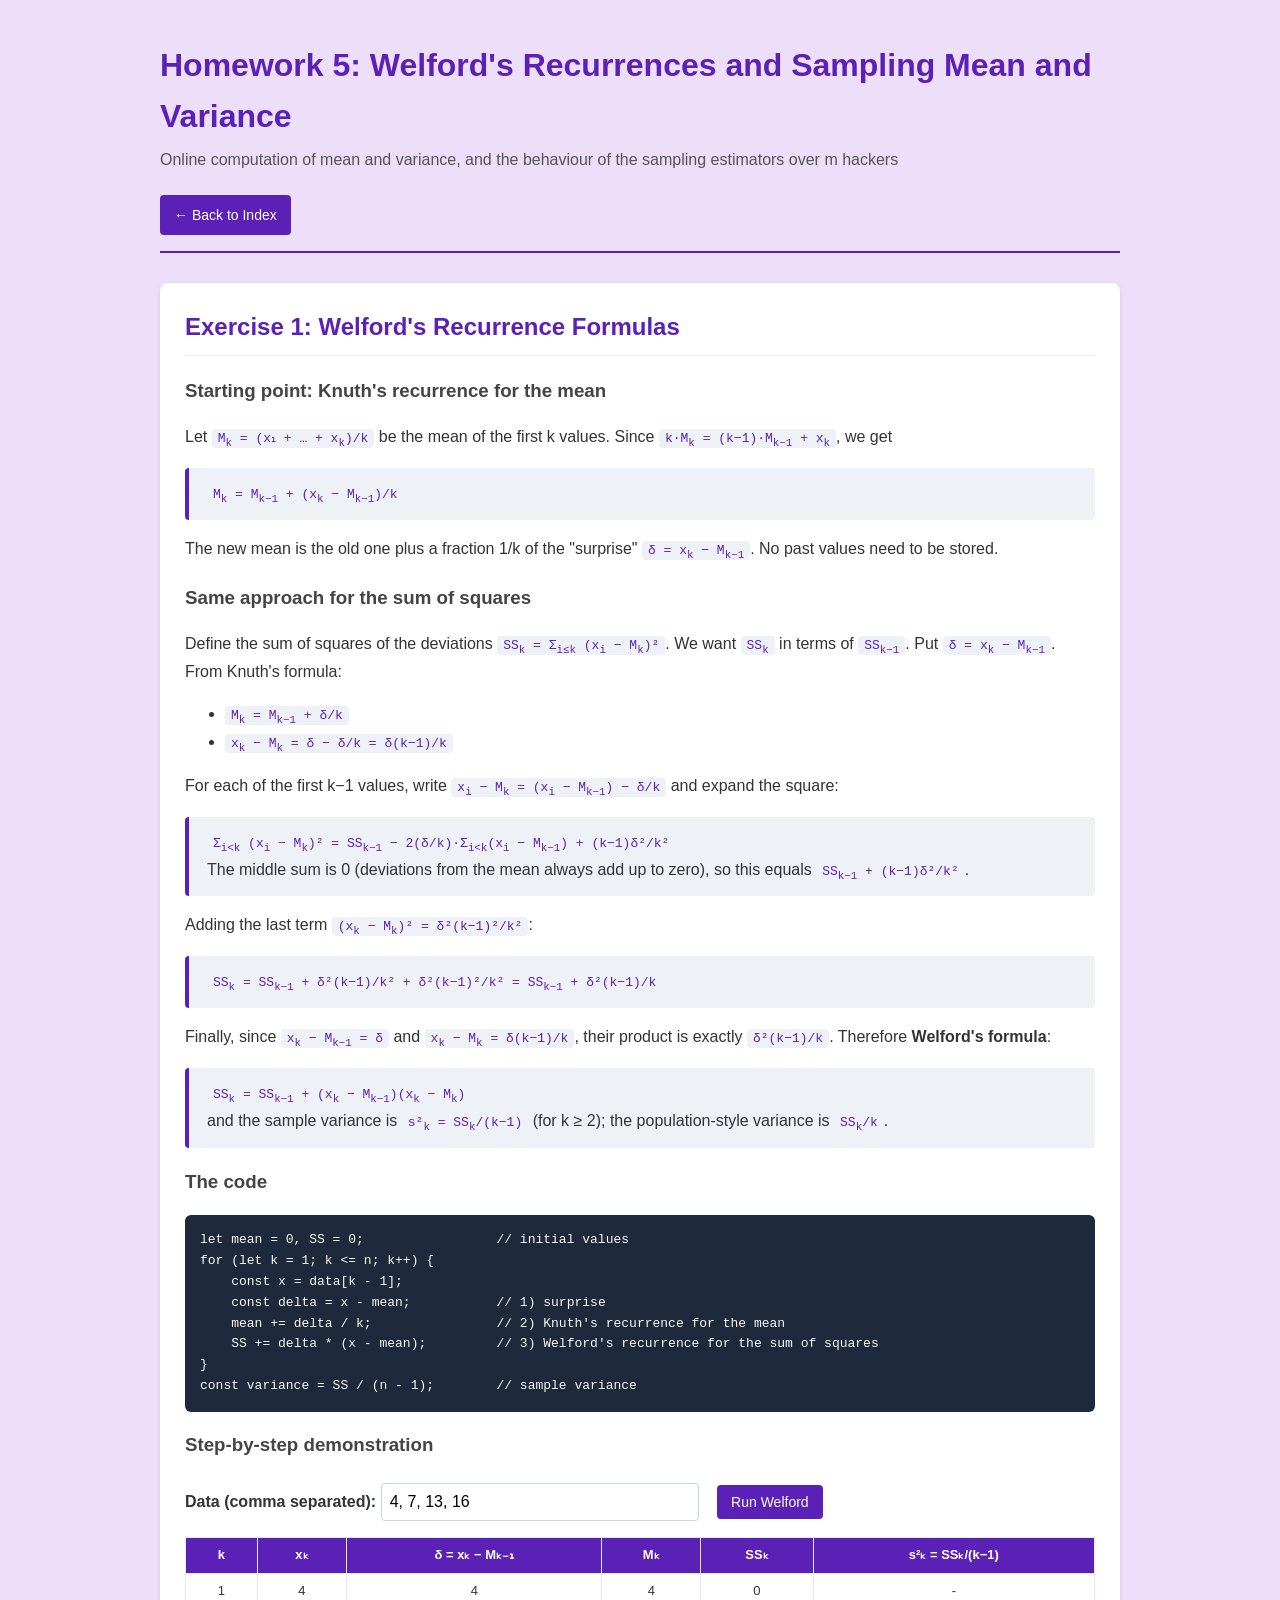
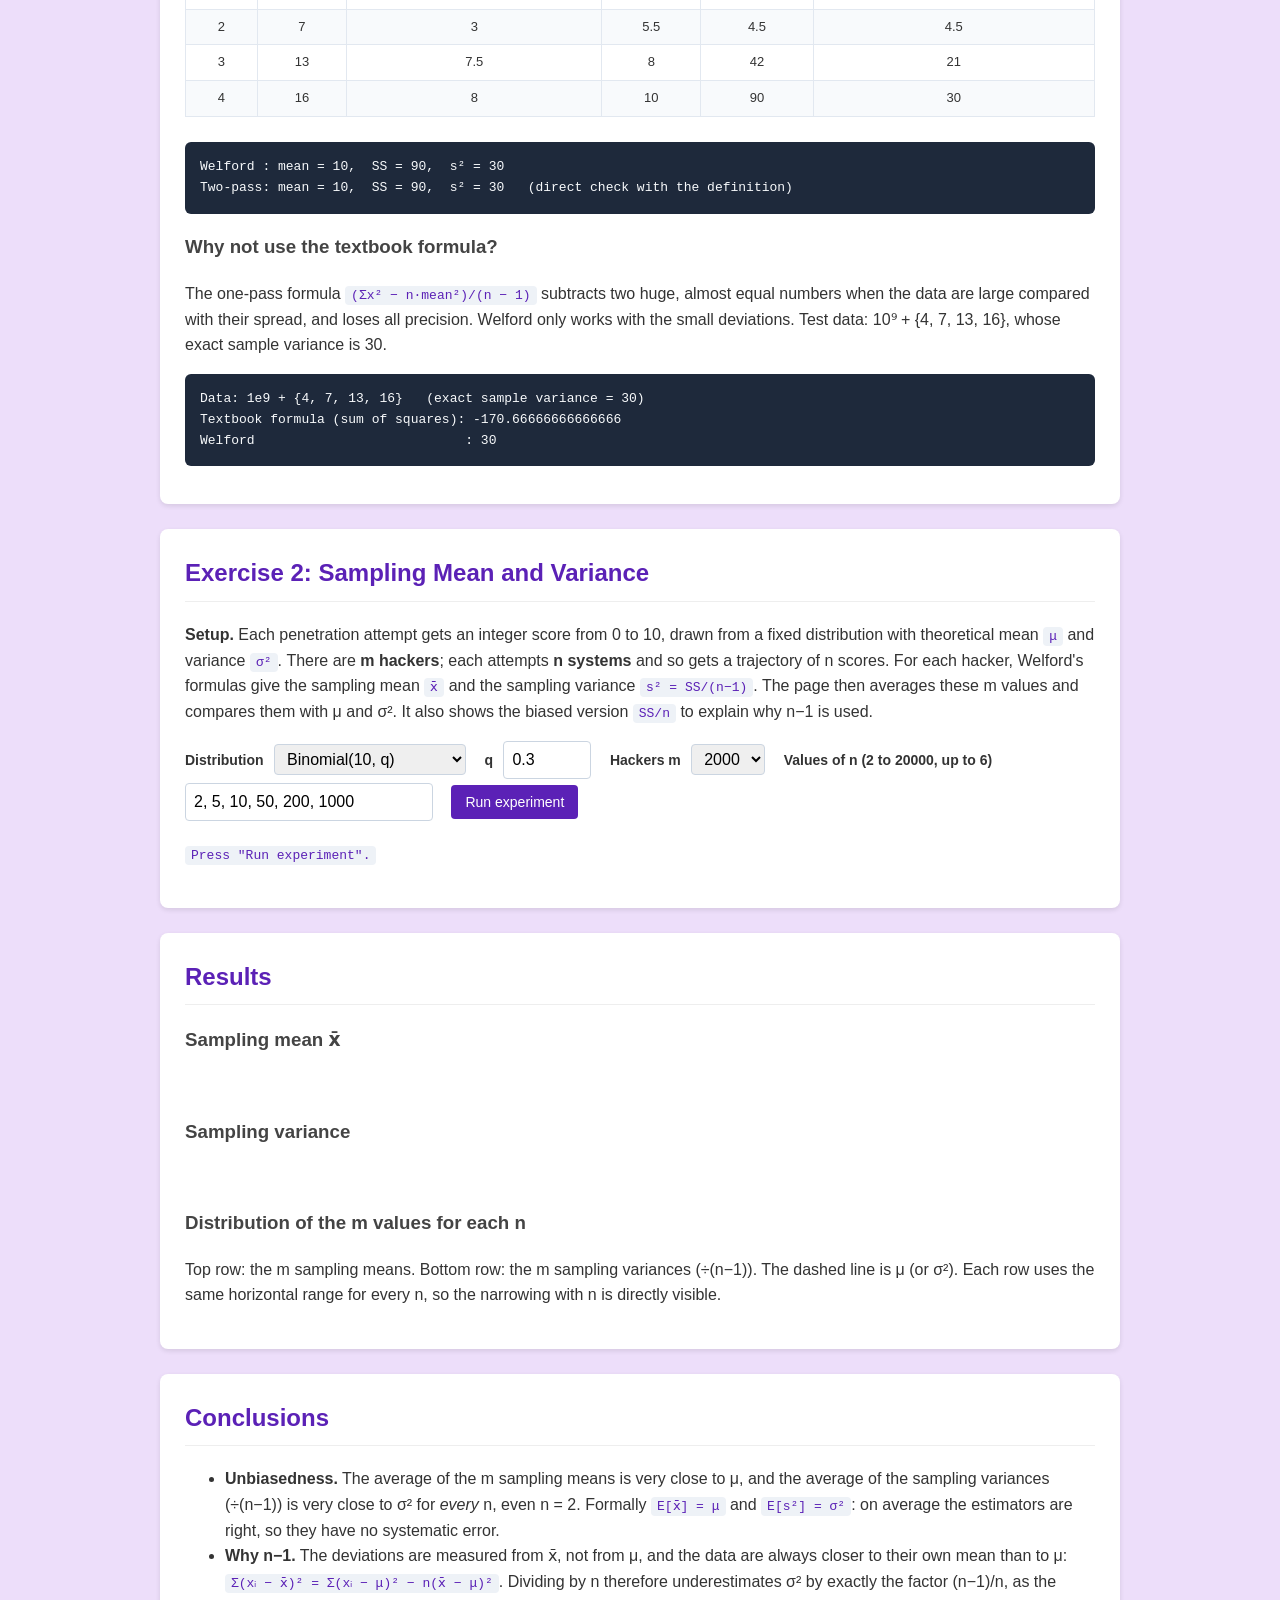
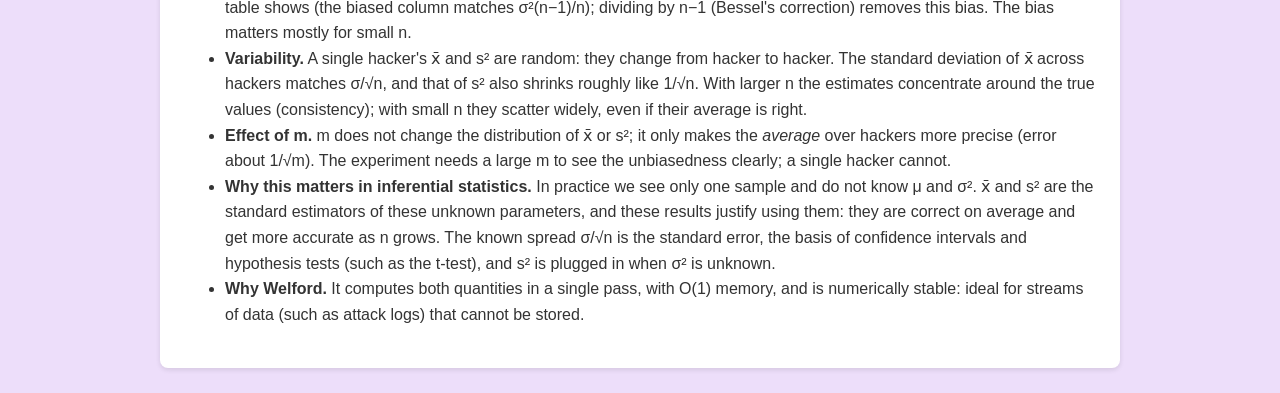
<file: homework5.html>
<!DOCTYPE html>
<html lang="en">
    <head>
        <meta charset="UTF-8">
        <meta name="viewport" content="width=device-width, initial-scale=1">
        <title>Homework 5 - Welford's Recurrences and Sampling Mean and Variance</title>
 
        <style>
            body {
                font-family: Arial, sans-serif;
                line-height: 1.6;
                margin: 40px auto;
                max-width: 960px;
                background-color: #eddefa;
                color: #333;
                padding: 0 20px;
            }
 
            header {
                border-bottom: 2px solid #5b21b6;
                padding-bottom: 10px;
                margin-bottom: 30px;
            }
 
            header h1 {
                color: #5b21b6;
                margin-bottom: 5px;
            }
 
            header p {
                color: #555;
                margin-top: 0;
            }
 
            .card {
                background: #fff;
                padding: 25px;
                border-radius: 8px;
                box-shadow: 0 2px 5px rgba(0,0,0,0.1);
                margin-bottom: 25px;
            }
 
            .card h2 {
                color: #5b21b6;
                margin-top: 0;
                border-bottom: 1px solid #eee;
                padding-bottom: 8px;
            }
 
            .card h3,
            .card h4 {
                color: #444;
            }
 
            .btn {
                display: inline-block;
                background: #5b21b6;
                color: #fff;
                padding: 9px 14px;
                text-decoration: none;
                border: 0;
                border-radius: 4px;
                margin: 6px 6px 6px 0;
                cursor: pointer;
                font-size: 14px;
            }
 
            .btn:hover {
                background: #6d28d9;
            }
 
            .btn:focus-visible,
            input:focus-visible,
            select:focus-visible {
                outline: 3px solid #a78bfa;
                outline-offset: 2px;
            }
 
            code {
                background: #eef2f7;
                padding: 2px 6px;
                border-radius: 4px;
                color: #5b21b6;
            }
 
            pre {
                background: #1e293b;
                color: #f8fafc;
                padding: 15px;
                border-radius: 6px;
                font-family: 'Courier New', monospace;
                font-size: 13px;
                overflow-x: auto;
                white-space: pre-wrap;
            }
 
            .controls label {
                display: inline-block;
                margin: 8px 6px 8px 0;
                font-weight: bold;
                font-size: 14px;
            }
 
            input,
            select {
                font: inherit;
                padding: 5px 8px;
                border: 1px solid #cbd5e1;
                border-radius: 4px;
                margin-right: 14px;
            }
 
            .table-wrap {
                overflow-x: auto;
            }
 
            table {
                border-collapse: collapse;
                margin: 12px 0;
                width: 100%;
            }
 
            th, td {
                border: 1px solid #e2e8f0;
                padding: 7px 10px;
                text-align: center;
                font-size: 13px;
            }
 
            th {
                background: #5b21b6;
                color: #fff;
            }
 
            tr:nth-child(even) {
                background: #f8fafc;
            }
 
            .grid {
                display: grid;
                grid-template-columns: repeat(auto-fit, minmax(170px, 1fr));
                gap: 8px;
            }
 
            canvas {
                width: 100%;
                height: auto;
                background: #faf7ff;
                border: 1px solid #ddd6fe;
                border-radius: 6px;
            }
 
            .proof {
                background: #eef2f7;
                border-left: 4px solid #5b21b6;
                padding: 12px 18px;
                border-radius: 4px;
                margin: 14px 0;
            }
        </style>
    </head>
    <body>
 
        <header>
            <h1>Homework 5: Welford's Recurrences and Sampling Mean and Variance</h1>
            <p>Online computation of mean and variance, and the behaviour of the sampling estimators over m hackers</p>
            <a href="index.html" class="btn">← Back to Index</a>
        </header>
 
        <!-- EX 1 -->
        <div class="card">
            <h2>Exercise 1: Welford's Recurrence Formulas</h2>
 
            <h3>Starting point: Knuth's recurrence for the mean</h3>
            <p>Let <code>M<sub>k</sub> = (x₁ + … + x<sub>k</sub>)/k</code> be the mean of the first k values. Since <code>k·M<sub>k</sub> = (k−1)·M<sub>k−1</sub> + x<sub>k</sub></code>, we get</p>
            <div class="proof"><code>M<sub>k</sub> = M<sub>k−1</sub> + (x<sub>k</sub> − M<sub>k−1</sub>)/k</code></div>
            <p>The new mean is the old one plus a fraction 1/k of the "surprise" <code>δ = x<sub>k</sub> − M<sub>k−1</sub></code>. No past values need to be stored.</p>
 
            <h3>Same approach for the sum of squares</h3>
            <p>Define the sum of squares of the deviations <code>SS<sub>k</sub> = Σ<sub>i≤k</sub> (x<sub>i</sub> − M<sub>k</sub>)²</code>. We want <code>SS<sub>k</sub></code> in terms of <code>SS<sub>k−1</sub></code>. Put <code>δ = x<sub>k</sub> − M<sub>k−1</sub></code>. From Knuth's formula:</p>
            <ul>
                <li><code>M<sub>k</sub> = M<sub>k−1</sub> + δ/k</code></li>
                <li><code>x<sub>k</sub> − M<sub>k</sub> = δ − δ/k = δ(k−1)/k</code></li>
            </ul>
            <p>For each of the first k−1 values, write <code>x<sub>i</sub> − M<sub>k</sub> = (x<sub>i</sub> − M<sub>k−1</sub>) − δ/k</code> and expand the square:</p>
            <div class="proof">
                <code>Σ<sub>i&lt;k</sub> (x<sub>i</sub> − M<sub>k</sub>)² = SS<sub>k−1</sub> − 2(δ/k)·Σ<sub>i&lt;k</sub>(x<sub>i</sub> − M<sub>k−1</sub>) + (k−1)δ²/k²</code><br>
                The middle sum is 0 (deviations from the mean always add up to zero), so this equals <code>SS<sub>k−1</sub> + (k−1)δ²/k²</code>.
            </div>
            <p>Adding the last term <code>(x<sub>k</sub> − M<sub>k</sub>)² = δ²(k−1)²/k²</code>:</p>
            <div class="proof">
                <code>SS<sub>k</sub> = SS<sub>k−1</sub> + δ²(k−1)/k² + δ²(k−1)²/k² = SS<sub>k−1</sub> + δ²(k−1)/k</code>
            </div>
            <p>Finally, since <code>x<sub>k</sub> − M<sub>k−1</sub> = δ</code> and <code>x<sub>k</sub> − M<sub>k</sub> = δ(k−1)/k</code>, their product is exactly <code>δ²(k−1)/k</code>. Therefore <strong>Welford's formula</strong>:</p>
            <div class="proof">
                <code>SS<sub>k</sub> = SS<sub>k−1</sub> + (x<sub>k</sub> − M<sub>k−1</sub>)(x<sub>k</sub> − M<sub>k</sub>)</code><br>
                and the sample variance is <code>s²<sub>k</sub> = SS<sub>k</sub>/(k−1)</code> (for k ≥ 2); the population-style variance is <code>SS<sub>k</sub>/k</code>.
            </div>
 
            <h3>The code</h3>
<pre>let mean = 0, SS = 0;                 // initial values
for (let k = 1; k &lt;= n; k++) {
    const x = data[k - 1];
    const delta = x - mean;           // 1) surprise
    mean += delta / k;                // 2) Knuth's recurrence for the mean
    SS += delta * (x - mean);         // 3) Welford's recurrence for the sum of squares
}
const variance = SS / (n - 1);        // sample variance</pre>
 
            <h3>Step-by-step demonstration</h3>
            <label for="data"><strong>Data (comma separated):</strong></label>
            <input id="data" value="4, 7, 13, 16" style="width:300px">
            <button class="btn" id="b-step">Run Welford</button>
            <div class="table-wrap"><table id="tbl-step"></table></div>
            <pre id="out-step"></pre>
 
            <h3>Why not use the textbook formula?</h3>
            <p>The one-pass formula <code>(Σx² − n·mean²)/(n − 1)</code> subtracts two huge, almost equal numbers when the data are large compared with their spread, and loses all precision. Welford only works with the small deviations. Test data: 10⁹ + {4, 7, 13, 16}, whose exact sample variance is 30.</p>
            <pre id="out-stab"></pre>
        </div>
 
        <!-- EX 2 SETUP -->
        <div class="card">
            <h2>Exercise 2: Sampling Mean and Variance</h2>
            <p><strong>Setup.</strong> Each penetration attempt gets an integer score from 0 to 10, drawn from a fixed distribution with theoretical mean <code>μ</code> and variance <code>σ²</code>. There are <strong>m hackers</strong>; each attempts <strong>n systems</strong> and so gets a trajectory of n scores. For each hacker, Welford's formulas give the sampling mean <code>x̄</code> and the sampling variance <code>s² = SS/(n−1)</code>. The page then averages these m values and compares them with μ and σ². It also shows the biased version <code>SS/n</code> to explain why n−1 is used.</p>
 
            <div class="controls">
                <label for="dist">Distribution</label>
                <select id="dist">
                    <option value="bin" selected>Binomial(10, q)</option>
                    <option value="uni">Uniform on {0, …, 10}</option>
                </select>
                <label for="q">q</label>
                <input id="q" type="number" min="0.05" max="0.95" step="0.05" value="0.3" style="width:70px">
                <label for="m">Hackers m</label>
                <select id="m">
                    <option>500</option>
                    <option>1000</option>
                    <option selected>2000</option>
                    <option>5000</option>
                </select>
                <label for="ns">Values of n (2 to 20000, up to 6)</label>
                <input id="ns" value="2, 5, 10, 50, 200, 1000" style="width:230px">
                <button class="btn" id="b-run">Run experiment</button>
            </div>
            <p id="status"><code>Press "Run experiment".</code></p>
            <p id="theory"></p>
        </div>
 
        <!-- RESULTS -->
        <div class="card">
            <h2>Results</h2>
            <h3>Sampling mean x̄</h3>
            <div class="table-wrap"><table id="tbl-mean"></table></div>
            <h3>Sampling variance</h3>
            <div class="table-wrap"><table id="tbl-var"></table></div>
            <h3>Distribution of the m values for each n</h3>
            <p>Top row: the m sampling means. Bottom row: the m sampling variances (÷(n−1)). The dashed line is μ (or σ²). Each row uses the same horizontal range for every n, so the narrowing with n is directly visible.</p>
            <div id="hists"></div>
        </div>
 
        <!-- DISCUSSION -->
        <div class="card">
            <h2>Conclusions</h2>
            <ul>
                <li><strong>Unbiasedness.</strong> The average of the m sampling means is very close to μ, and the average of the sampling variances (÷(n−1)) is very close to σ² for <em>every</em> n, even n = 2. Formally <code>E[x̄] = μ</code> and <code>E[s²] = σ²</code>: on average the estimators are right, so they have no systematic error.</li>
                <li><strong>Why n−1.</strong> The deviations are measured from x̄, not from μ, and the data are always closer to their own mean than to μ: <code>Σ(xᵢ − x̄)² = Σ(xᵢ − μ)² − n(x̄ − μ)²</code>. Dividing by n therefore underestimates σ² by exactly the factor (n−1)/n, as the table shows (the biased column matches σ²(n−1)/n); dividing by n−1 (Bessel's correction) removes this bias. The bias matters mostly for small n.</li>
                <li><strong>Variability.</strong> A single hacker's x̄ and s² are random: they change from hacker to hacker. The standard deviation of x̄ across hackers matches σ/√n, and that of s² also shrinks roughly like 1/√n. With larger n the estimates concentrate around the true values (consistency); with small n they scatter widely, even if their average is right.</li>
                <li><strong>Effect of m.</strong> m does not change the distribution of x̄ or s²; it only makes the <em>average</em> over hackers more precise (error about 1/√m). The experiment needs a large m to see the unbiasedness clearly; a single hacker cannot.</li>
                <li><strong>Why this matters in inferential statistics.</strong> In practice we see only one sample and do not know μ and σ². x̄ and s² are the standard estimators of these unknown parameters, and these results justify using them: they are correct on average and get more accurate as n grows. The known spread σ/√n is the standard error, the basis of confidence intervals and hypothesis tests (such as the t-test), and s² is plugged in when σ² is unknown.</li>
                <li><strong>Why Welford.</strong> It computes both quantities in a single pass, with O(1) memory, and is numerically stable: ideal for streams of data (such as attack logs) that cannot be stored.</li>
            </ul>
        </div>
 
        <script>
            const $ = id => document.getElementById(id);
            const g = x => (Math.abs(x) < 1e-3 && x !== 0) ? x.toExponential(2) : String(+x.toPrecision(4));
 
            /* ---------- Exercise 1: demonstration ---------- */
            function welford(data) {
                let mean = 0, SS = 0;
                const steps = [];
                for (let k = 1; k <= data.length; k++) {
                    const x = data[k - 1];
                    const delta = x - mean;
                    mean += delta / k;
                    SS += delta * (x - mean);
                    steps.push({ k, x, delta, mean, SS });
                }
                return { mean, SS, steps };
            }
 
            $('b-step').onclick = () => {
                const data = $('data').value.split(',').map(s => parseFloat(s)).filter(v => !isNaN(v));
                if (data.length < 2) { $('out-step').textContent = 'Enter at least two numbers.'; return; }
 
                const w = welford(data);
                $('tbl-step').innerHTML = '<thead><tr><th>k</th><th>xₖ</th><th>δ = xₖ − Mₖ₋₁</th><th>Mₖ</th><th>SSₖ</th><th>s²ₖ = SSₖ/(k−1)</th></tr></thead><tbody>' +
                    w.steps.map(s => `<tr><td>${s.k}</td><td>${s.x}</td><td>${g(s.delta)}</td><td>${g(s.mean)}</td><td>${g(s.SS)}</td><td>${s.k > 1 ? g(s.SS / (s.k - 1)) : '-'}</td></tr>`).join('') + '</tbody>';
 
                // two-pass check
                const n = data.length;
                const m2 = data.reduce((a, b) => a + b, 0) / n;
                const ss2 = data.reduce((a, b) => a + (b - m2) ** 2, 0);
                $('out-step').textContent =
                    `Welford : mean = ${g(w.mean)},  SS = ${g(w.SS)},  s² = ${g(w.SS / (n - 1))}\n` +
                    `Two-pass: mean = ${g(m2)},  SS = ${g(ss2)},  s² = ${g(ss2 / (n - 1))}   (direct check with the definition)`;
            };
 
            (function () {
                const data = [4, 7, 13, 16].map(v => 1e9 + v);
                const n = data.length;
                const sum = data.reduce((a, b) => a + b, 0);
                const sumsq = data.reduce((a, b) => a + b * b, 0);
                const naive = (sumsq - sum * sum / n) / (n - 1);
                const w = welford(data);
                $('out-stab').textContent =
                    `Data: 1e9 + {4, 7, 13, 16}   (exact sample variance = 30)\n` +
                    `Textbook formula (sum of squares): ${naive}\n` +
                    `Welford                           : ${w.SS / (n - 1)}`;
            })();
 
            /* ---------- Exercise 2: distribution of the scores ---------- */
            function makeDist(type, q) {
                const pmf = [];
                if (type === 'bin') {
                    let c = 1;
                    for (let k = 0; k <= 10; k++) {
                        pmf.push(c * Math.pow(q, k) * Math.pow(1 - q, 10 - k));
                        c = c * (10 - k) / (k + 1);
                    }
                } else {
                    for (let k = 0; k <= 10; k++) pmf.push(1 / 11);
                }
                const cdf = [];
                pmf.reduce((s, p, k) => (cdf[k] = s + p), 0);
 
                const mu = pmf.reduce((s, p, k) => s + k * p, 0);
                const s2 = pmf.reduce((s, p, k) => s + (k - mu) ** 2 * p, 0);
                const mu4 = pmf.reduce((s, p, k) => s + (k - mu) ** 4 * p, 0);
 
                const sample = () => {
                    const u = Math.random();
                    let k = 0;
                    while (k < 10 && u > cdf[k]) k++;
                    return k;
                };
                return { mu, s2, mu4, sample };
            }
 
            const mean = a => a.reduce((s, v) => s + v, 0) / a.length;
            const sd = a => { const m = mean(a); return Math.sqrt(a.reduce((s, v) => s + (v - m) ** 2, 0) / (a.length - 1)); };
 
            function table(id, head, rows) {
                $(id).innerHTML = '<thead><tr>' + head.map(h => `<th>${h}</th>`).join('') + '</tr></thead><tbody>' +
                    rows.map(r => '<tr>' + r.map(c => `<td>${c}</td>`).join('') + '</tr>').join('') + '</tbody>';
            }
 
            function hist(cv, data, lo, hi, ref, label) {
                const ctx = cv.getContext('2d');
                const W = cv.width, H = cv.height, pl = 8, pr = 8, pt = 20, pb = 22, nb = 24;
                const counts = new Array(nb).fill(0);
                data.forEach(v => {
                    if (v >= lo && v <= hi) counts[Math.min(nb - 1, Math.floor((v - lo) / (hi - lo) * nb))]++;
                });
                const mx = Math.max(...counts, 1);
                const X = v => pl + (v - lo) / (hi - lo) * (W - pl - pr);
 
                ctx.clearRect(0, 0, W, H);
                ctx.fillStyle = '#a78bfa';
                counts.forEach((c, j) => {
                    const h = c / mx * (H - pb - pt);
                    ctx.fillRect(pl + j * (W - pl - pr) / nb, H - pb - h, (W - pl - pr) / nb - 1, h);
                });
 
                ctx.strokeStyle = '#5b21b6';
                ctx.lineWidth = 2;
                ctx.setLineDash([5, 4]);
                ctx.beginPath(); ctx.moveTo(X(ref), pt); ctx.lineTo(X(ref), H - pb); ctx.stroke();
                ctx.setLineDash([]);
                ctx.lineWidth = 1;
 
                ctx.strokeStyle = '#94a3b8';
                ctx.beginPath(); ctx.moveTo(pl, H - pb); ctx.lineTo(W - pr, H - pb); ctx.stroke();
                ctx.fillStyle = '#334155';
                ctx.font = '11px Arial';
                ctx.textAlign = 'left';  ctx.fillText(label, pl + 2, 13);
                ctx.fillText(g(lo), pl, H - 6);
                ctx.textAlign = 'right'; ctx.fillText(g(hi), W - pr, H - 6);
            }
 
            $('b-run').onclick = () => {
                const m = +$('m').value;
                const q = Math.min(0.95, Math.max(0.05, +$('q').value || 0.3));
                $('q').value = q;
                const ns = [...new Set($('ns').value.split(',').map(s => parseInt(s)).filter(v => v >= 2 && v <= 20000))]
                    .sort((a, b) => a - b).slice(0, 6);
                if (!ns.length) { $('status').innerHTML = '<code>Enter at least one n between 2 and 20000.</code>'; return; }
 
                $('status').innerHTML = '<code>Simulating...</code>';
                setTimeout(() => {
                    const t0 = performance.now();
                    const D = makeDist($('dist').value, q);
                    const res = ns.map(n => {
                        const means = new Float64Array(m), vars = new Float64Array(m), varsB = new Float64Array(m);
                        for (let h = 0; h < m; h++) {
                            let mn = 0, SS = 0;
                            for (let k = 1; k <= n; k++) {
                                const x = D.sample();
                                const delta = x - mn;
                                mn += delta / k;
                                SS += delta * (x - mn);
                            }
                            means[h] = mn;
                            vars[h] = SS / (n - 1);
                            varsB[h] = SS / n;
                        }
                        return { n, means: Array.from(means), vars: Array.from(vars), varsB: Array.from(varsB) };
                    });
 
                    $('theory').innerHTML = `Theoretical values of the chosen distribution: <code>μ = ${g(D.mu)}</code>, <code>σ² = ${g(D.s2)}</code> (σ = ${g(Math.sqrt(D.s2))}).`;
 
                    table('tbl-mean',
                        ['n', 'average of the m sampling means', 'μ', 'std. dev. of x̄ across hackers', 'theory σ/√n'],
                        res.map(r => [r.n, g(mean(r.means)), g(D.mu), g(sd(r.means)), g(Math.sqrt(D.s2 / r.n))]));
 
                    table('tbl-var',
                        ['n', 'average of s² (÷(n−1))', 'σ²', 'average of SS/n (÷n)', 'σ²(n−1)/n', 'std. dev. of s² across hackers', 'theory'],
                        res.map(r => [r.n, g(mean(r.vars)), g(D.s2), g(mean(r.varsB)), g(D.s2 * (r.n - 1) / r.n), g(sd(r.vars)),
                            g(Math.sqrt((D.mu4 - (r.n - 3) / (r.n - 1) * D.s2 ** 2) / r.n))]));
 
                    // histograms with common ranges for each row
                    const w0 = 4 * Math.sqrt(D.s2 / ns[0]);
                    const loM = D.mu - w0, hiM = D.mu + w0;
                    const hiV = D.s2 + 4 * sd(res[0].vars);
                    const box = $('hists');
                    box.innerHTML = '';
                    [['x̄', r => r.means, loM, hiM, D.mu], ['s²', r => r.vars, 0, hiV, D.s2]].forEach(([name, f, lo, hi, ref]) => {
                        const h = document.createElement('h4');
                        h.textContent = name === 'x̄' ? 'Sampling means x̄' : 'Sampling variances s²';
                        box.appendChild(h);
                        const grid = document.createElement('div');
                        grid.className = 'grid';
                        box.appendChild(grid);
                        res.forEach(r => {
                            const cv = document.createElement('canvas');
                            cv.width = 240; cv.height = 150;
                            grid.appendChild(cv);
                            hist(cv, f(r), lo, hi, ref, 'n = ' + r.n);
                        });
                    });
 
                    $('status').innerHTML = `<code>m = ${m} hackers, n ∈ {${ns.join(', ')}}; computed in ${((performance.now() - t0) / 1000).toFixed(1)} s</code>`;
                }, 30);
            };
 
            $('b-step').click();
        </script>
    </body>
</html>
</file>
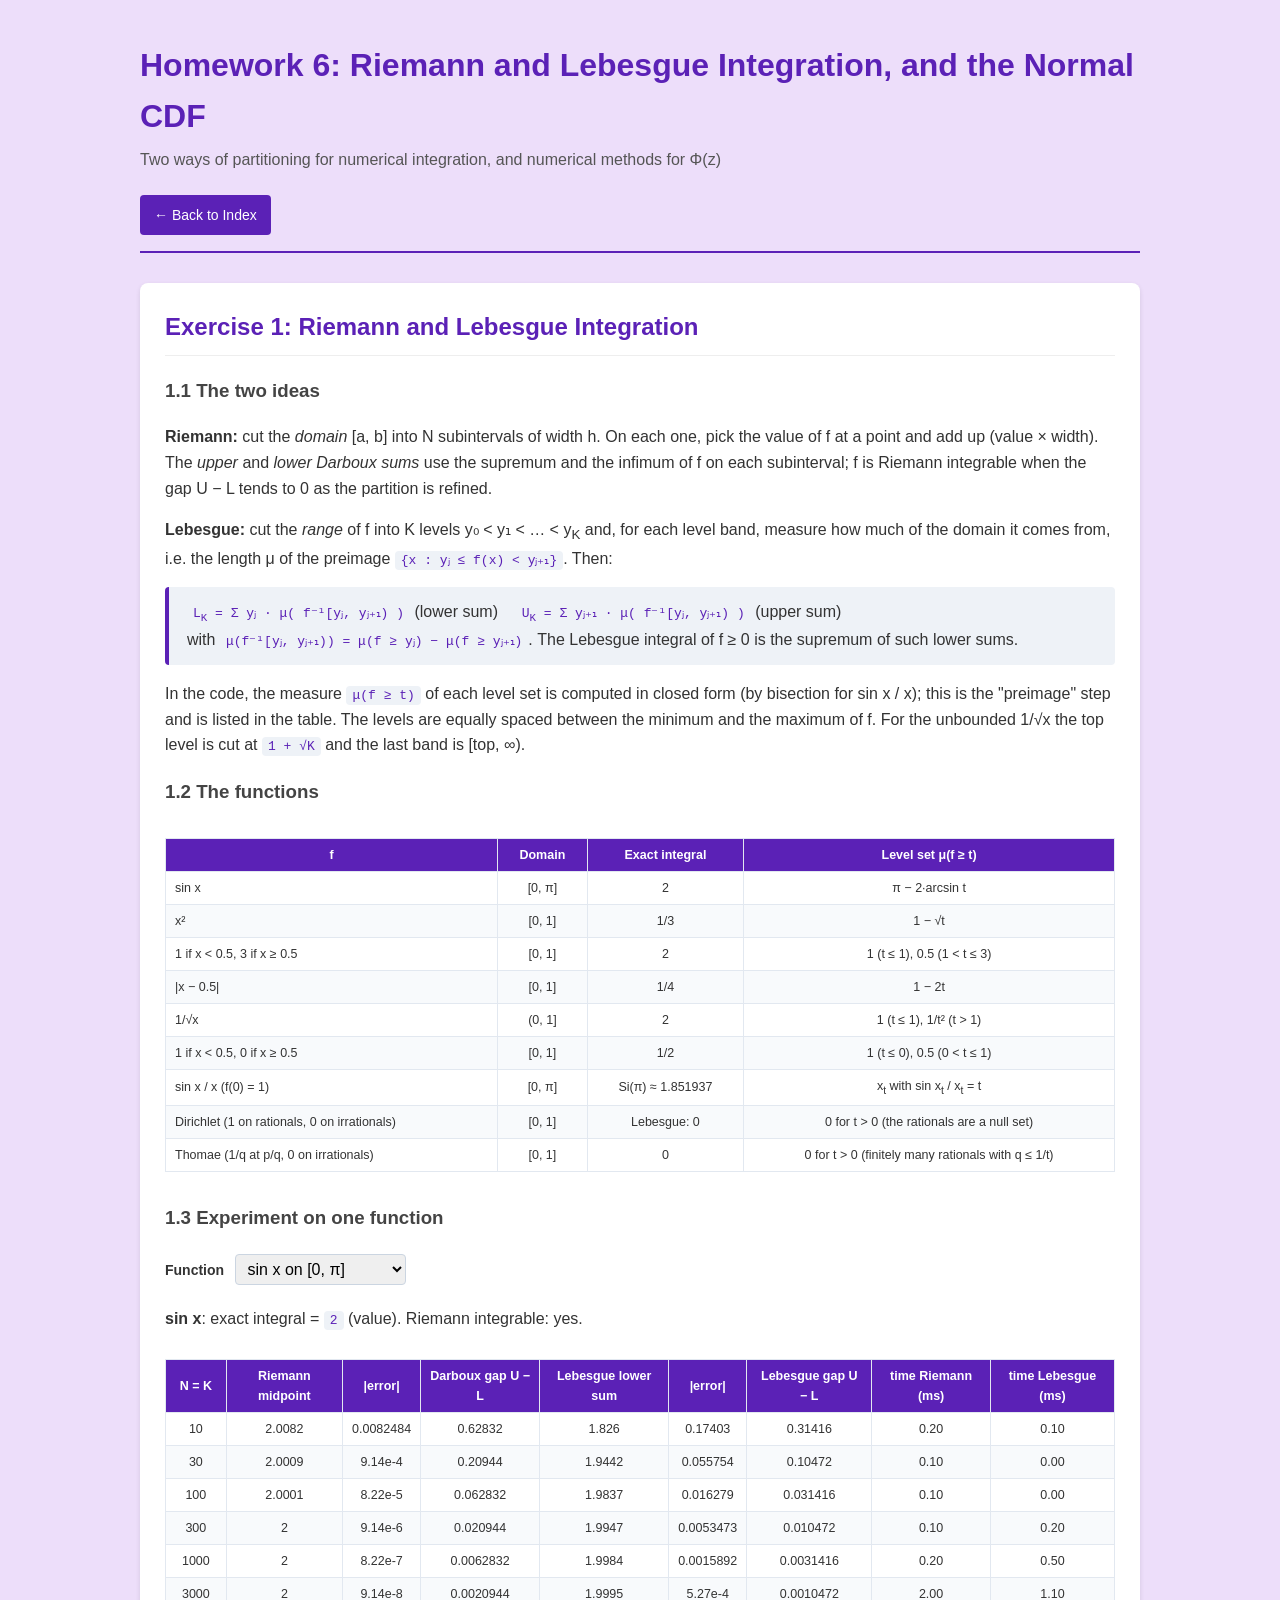
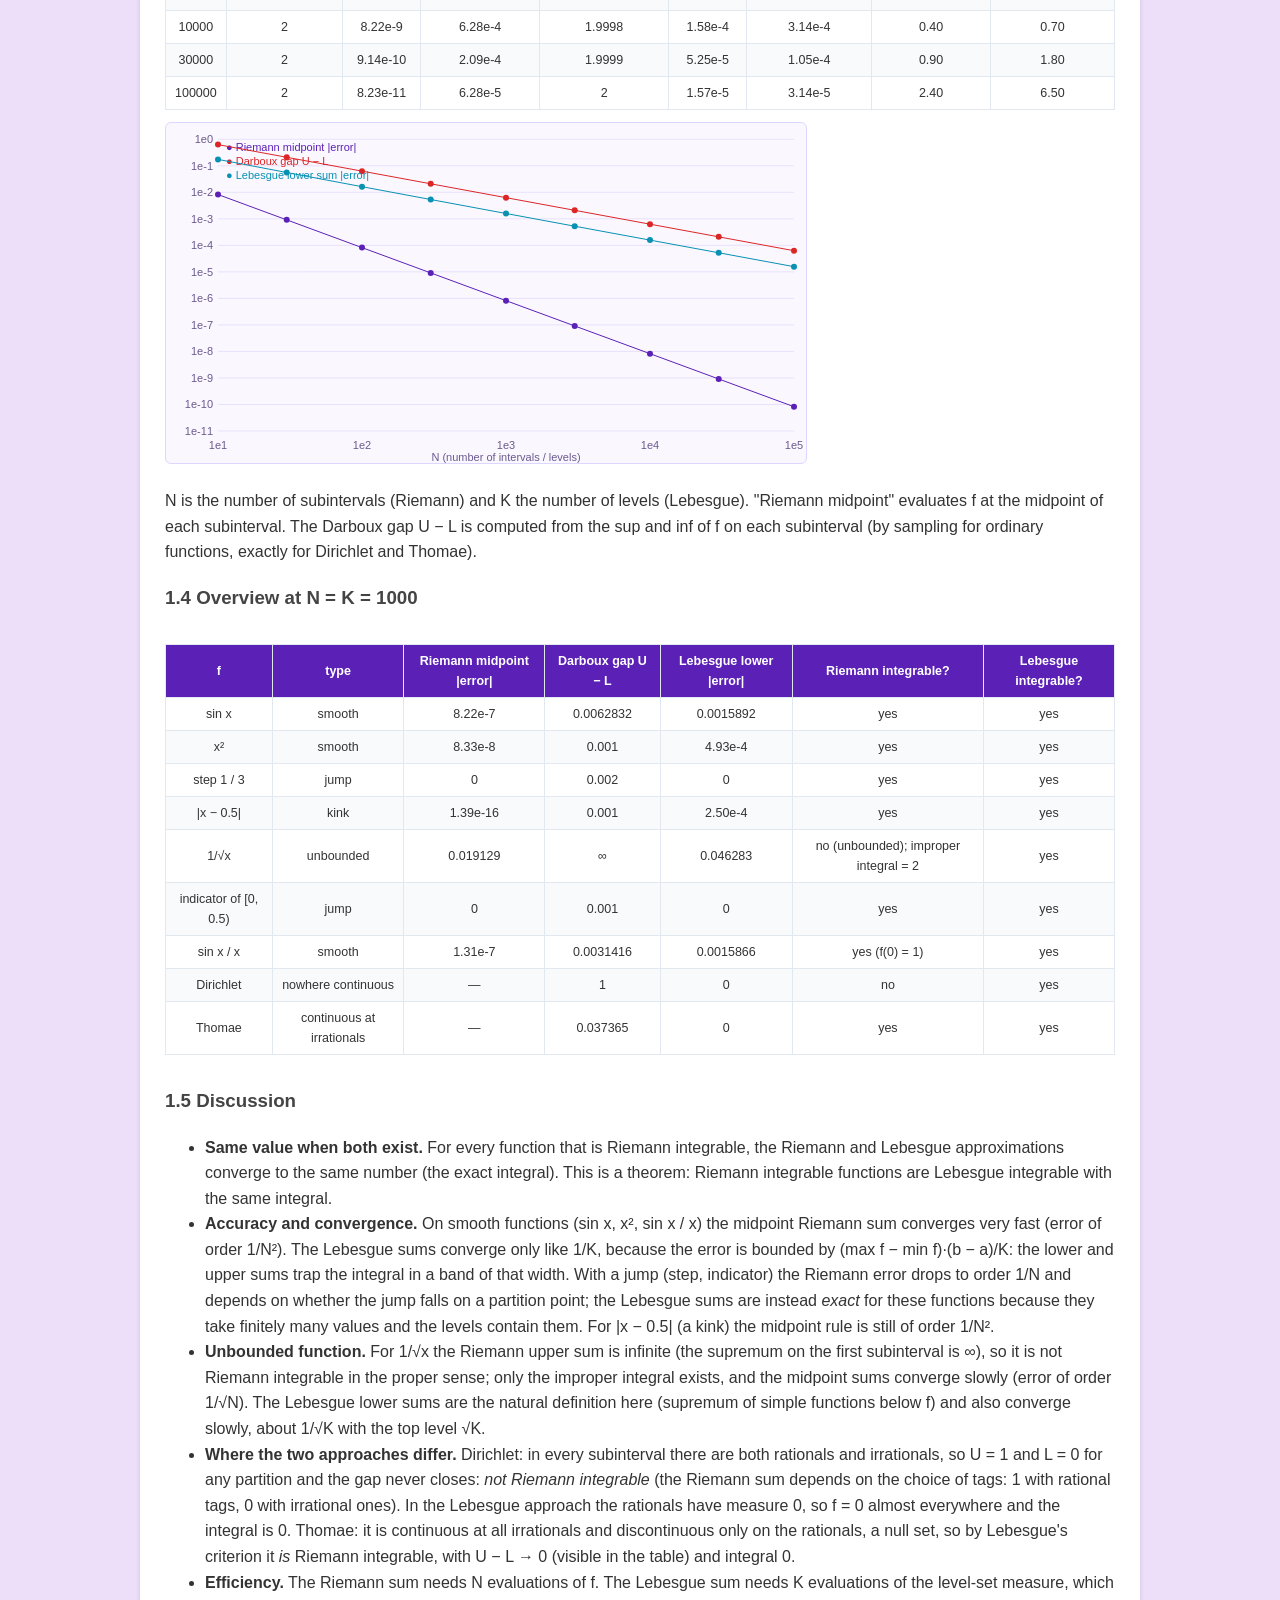
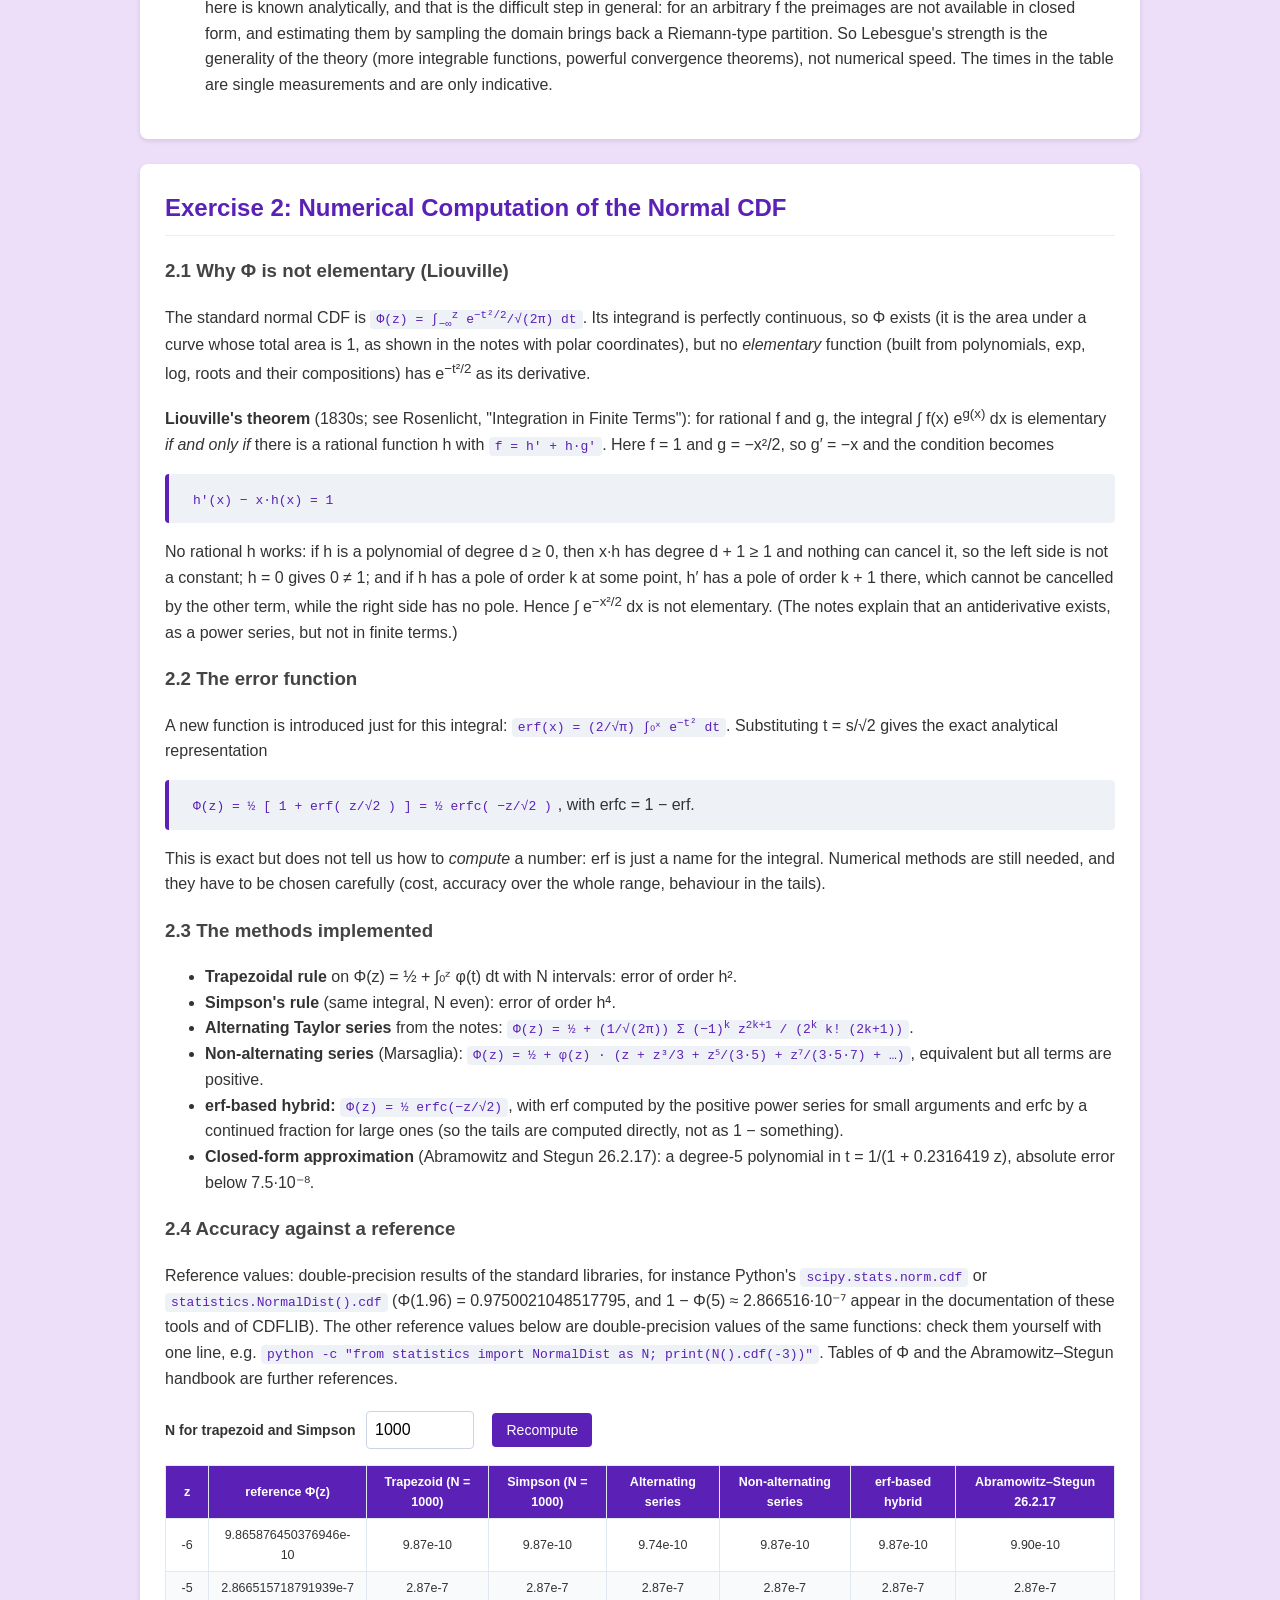
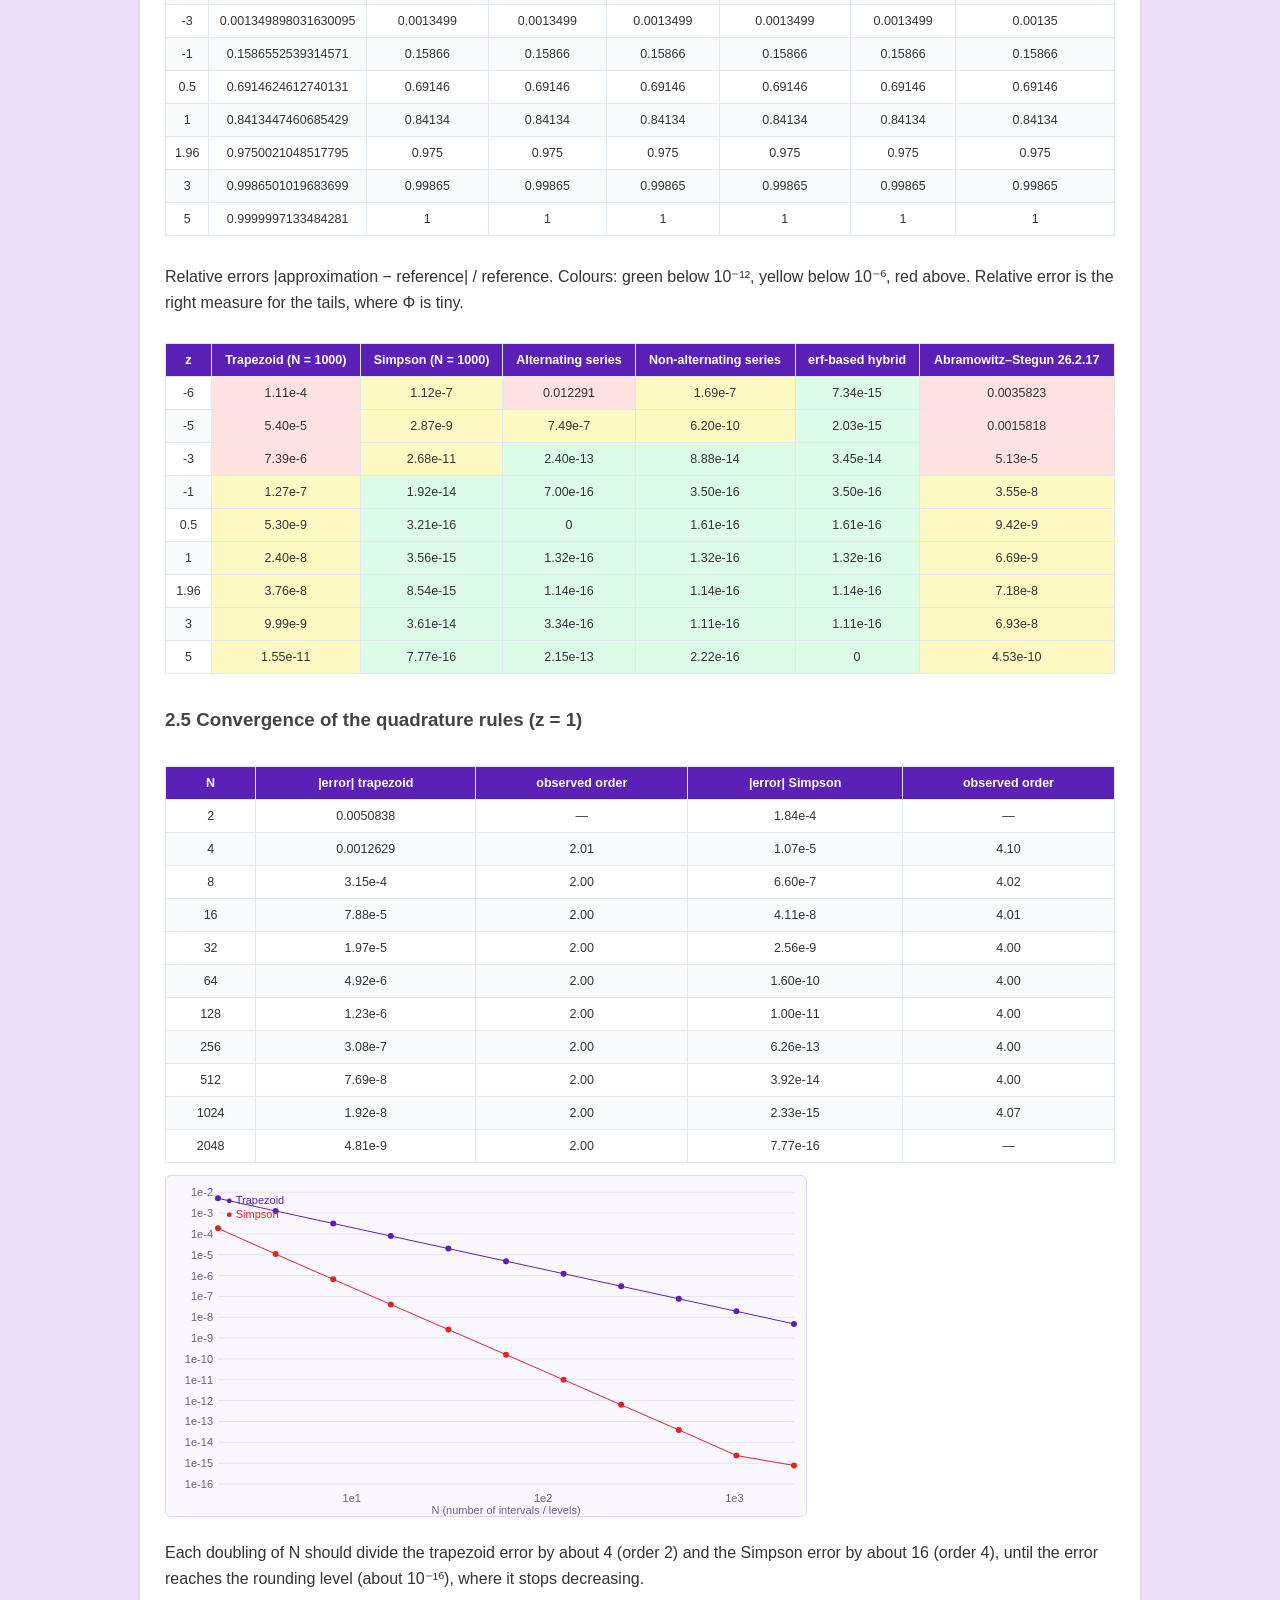
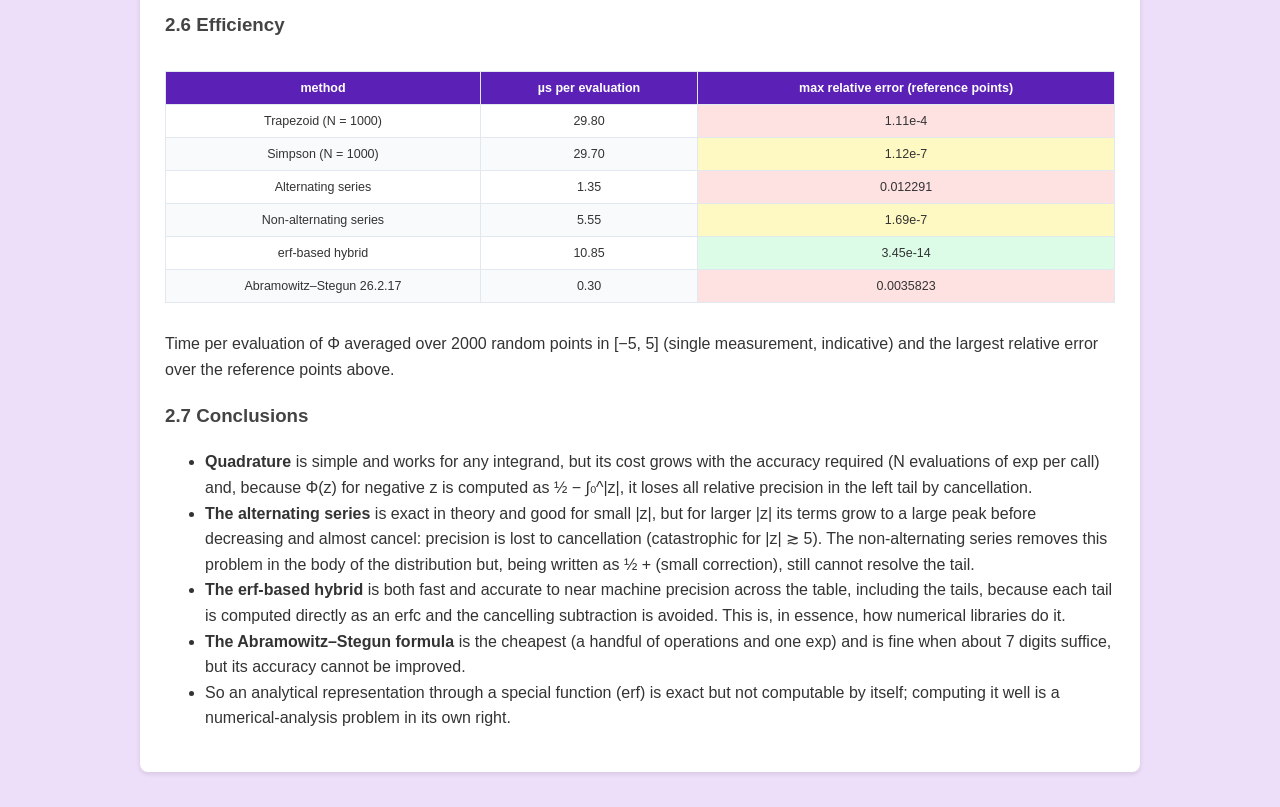
<file: homework6.html>
<!DOCTYPE html>
<html lang="en">
    <head>
        <meta charset="UTF-8">
        <meta name="viewport" content="width=device-width, initial-scale=1">
        <title>Homework 6 - Riemann and Lebesgue Integration, Normal CDF</title>
 
        <style>
            body {
                font-family: Arial, sans-serif;
                line-height: 1.6;
                margin: 40px auto;
                max-width: 1000px;
                background-color: #eddefa;
                color: #333;
                padding: 0 20px;
            }
 
            header {
                border-bottom: 2px solid #5b21b6;
                padding-bottom: 10px;
                margin-bottom: 30px;
            }
 
            header h1 {
                color: #5b21b6;
                margin-bottom: 5px;
            }
 
            header p {
                color: #555;
                margin-top: 0;
            }
 
            .card {
                background: #fff;
                padding: 25px;
                border-radius: 8px;
                box-shadow: 0 2px 5px rgba(0,0,0,0.1);
                margin-bottom: 25px;
            }
 
            .card h2 {
                color: #5b21b6;
                margin-top: 0;
                border-bottom: 1px solid #eee;
                padding-bottom: 8px;
            }
 
            .card h3 {
                color: #444;
            }
 
            .btn {
                display: inline-block;
                background: #5b21b6;
                color: #fff;
                padding: 9px 14px;
                text-decoration: none;
                border: 0;
                border-radius: 4px;
                margin: 6px 6px 6px 0;
                cursor: pointer;
                font-size: 14px;
            }
 
            .btn:hover {
                background: #6d28d9;
            }
 
            .btn:focus-visible,
            input:focus-visible,
            select:focus-visible {
                outline: 3px solid #a78bfa;
                outline-offset: 2px;
            }
 
            code {
                background: #eef2f7;
                padding: 2px 6px;
                border-radius: 4px;
                color: #5b21b6;
            }
 
            pre {
                background: #1e293b;
                color: #f8fafc;
                padding: 15px;
                border-radius: 6px;
                font-family: 'Courier New', monospace;
                font-size: 13px;
                overflow-x: auto;
                white-space: pre-wrap;
            }
 
            .controls label {
                display: inline-block;
                margin: 8px 6px 8px 0;
                font-weight: bold;
                font-size: 14px;
            }
 
            input,
            select {
                font: inherit;
                padding: 5px 8px;
                border: 1px solid #cbd5e1;
                border-radius: 4px;
                margin-right: 14px;
            }
 
            .table-wrap {
                overflow-x: auto;
            }
 
            table {
                border-collapse: collapse;
                margin: 12px 0;
                width: 100%;
            }
 
            th, td {
                border: 1px solid #e2e8f0;
                padding: 6px 9px;
                text-align: center;
                font-size: 12.5px;
            }
 
            th {
                background: #5b21b6;
                color: #fff;
            }
 
            td.l {
                text-align: left;
            }
 
            tr:nth-child(even) {
                background: #f8fafc;
            }
 
            td.ok { background: #dcfce7; }
            td.mid { background: #fef9c3; }
            td.bad { background: #fee2e2; }
 
            canvas {
                width: 100%;
                max-width: 640px;
                height: auto;
                background: #faf7ff;
                border: 1px solid #ddd6fe;
                border-radius: 6px;
            }
 
            .proof {
                background: #eef2f7;
                border-left: 4px solid #5b21b6;
                padding: 12px 18px;
                border-radius: 4px;
                margin: 14px 0;
            }
        </style>
    </head>
    <body>
 
        <header>
            <h1>Homework 6: Riemann and Lebesgue Integration, and the Normal CDF</h1>
            <p>Two ways of partitioning for numerical integration, and numerical methods for Φ(z)</p>
            <a href="index.html" class="btn">← Back to Index</a>
        </header>
 
        <!-- ================= EXERCISE 1 ================= -->
        <div class="card">
            <h2>Exercise 1: Riemann and Lebesgue Integration</h2>
 
            <h3>1.1 The two ideas</h3>
            <p><strong>Riemann:</strong> cut the <em>domain</em> [a, b] into N subintervals of width h. On each one, pick the value of f at a point and add up (value × width). The <em>upper</em> and <em>lower Darboux sums</em> use the supremum and the infimum of f on each subinterval; f is Riemann integrable when the gap U − L tends to 0 as the partition is refined.</p>
            <p><strong>Lebesgue:</strong> cut the <em>range</em> of f into K levels y₀ &lt; y₁ &lt; … &lt; y<sub>K</sub> and, for each level band, measure how much of the domain it comes from, i.e. the length μ of the preimage <code>{x : yⱼ ≤ f(x) &lt; yⱼ₊₁}</code>. Then:</p>
            <div class="proof">
                <code>L<sub>K</sub> = Σ yⱼ · μ( f⁻¹[yⱼ, yⱼ₊₁) )</code> (lower sum) &nbsp;&nbsp; <code>U<sub>K</sub> = Σ yⱼ₊₁ · μ( f⁻¹[yⱼ, yⱼ₊₁) )</code> (upper sum)<br>
                with <code>μ(f⁻¹[yⱼ, yⱼ₊₁)) = μ(f ≥ yⱼ) − μ(f ≥ yⱼ₊₁)</code>. The Lebesgue integral of f ≥ 0 is the supremum of such lower sums.
            </div>
            <p>In the code, the measure <code>μ(f ≥ t)</code> of each level set is computed in closed form (by bisection for sin x / x); this is the "preimage" step and is listed in the table. The levels are equally spaced between the minimum and the maximum of f. For the unbounded 1/√x the top level is cut at <code>1 + √K</code> and the last band is [top, ∞).</p>
 
            <h3>1.2 The functions</h3>
            <div class="table-wrap"><table>
                <thead><tr><th>f</th><th>Domain</th><th>Exact integral</th><th>Level set μ(f ≥ t)</th></tr></thead>
                <tbody>
                    <tr><td class="l">sin x</td><td>[0, π]</td><td>2</td><td>π − 2·arcsin t</td></tr>
                    <tr><td class="l">x²</td><td>[0, 1]</td><td>1/3</td><td>1 − √t</td></tr>
                    <tr><td class="l">1 if x &lt; 0.5, 3 if x ≥ 0.5</td><td>[0, 1]</td><td>2</td><td>1 (t ≤ 1), 0.5 (1 &lt; t ≤ 3)</td></tr>
                    <tr><td class="l">|x − 0.5|</td><td>[0, 1]</td><td>1/4</td><td>1 − 2t</td></tr>
                    <tr><td class="l">1/√x</td><td>(0, 1]</td><td>2</td><td>1 (t ≤ 1), 1/t² (t &gt; 1)</td></tr>
                    <tr><td class="l">1 if x &lt; 0.5, 0 if x ≥ 0.5</td><td>[0, 1]</td><td>1/2</td><td>1 (t ≤ 0), 0.5 (0 &lt; t ≤ 1)</td></tr>
                    <tr><td class="l">sin x / x (f(0) = 1)</td><td>[0, π]</td><td>Si(π) ≈ 1.851937</td><td>x<sub>t</sub> with sin x<sub>t</sub> / x<sub>t</sub> = t</td></tr>
                    <tr><td class="l">Dirichlet (1 on rationals, 0 on irrationals)</td><td>[0, 1]</td><td>Lebesgue: 0</td><td>0 for t &gt; 0 (the rationals are a null set)</td></tr>
                    <tr><td class="l">Thomae (1/q at p/q, 0 on irrationals)</td><td>[0, 1]</td><td>0</td><td>0 for t &gt; 0 (finitely many rationals with q ≤ 1/t)</td></tr>
                </tbody>
            </table></div>
 
            <h3>1.3 Experiment on one function</h3>
            <div class="controls">
                <label for="fn">Function</label>
                <select id="fn">
                    <option value="sin">sin x on [0, π]</option>
                    <option value="sq">x² on [0, 1]</option>
                    <option value="step">step 1 / 3</option>
                    <option value="abs">|x − 0.5|</option>
                    <option value="inv">1/√x on (0, 1]</option>
                    <option value="ind">indicator of [0, 0.5)</option>
                    <option value="sinc">sin x / x</option>
                    <option value="dir">Dirichlet</option>
                    <option value="thom">Thomae</option>
                </select>
            </div>
            <p id="ex1-info"></p>
            <div class="table-wrap"><table id="tbl-ex1"></table></div>
            <canvas id="cv-ex1" width="640" height="340"></canvas>
            <p>N is the number of subintervals (Riemann) and K the number of levels (Lebesgue). "Riemann midpoint" evaluates f at the midpoint of each subinterval. The Darboux gap U − L is computed from the sup and inf of f on each subinterval (by sampling for ordinary functions, exactly for Dirichlet and Thomae).</p>
 
            <h3>1.4 Overview at N = K = 1000</h3>
            <div class="table-wrap"><table id="tbl-over"></table></div>
 
            <h3>1.5 Discussion</h3>
            <ul>
                <li><strong>Same value when both exist.</strong> For every function that is Riemann integrable, the Riemann and Lebesgue approximations converge to the same number (the exact integral). This is a theorem: Riemann integrable functions are Lebesgue integrable with the same integral.</li>
                <li><strong>Accuracy and convergence.</strong> On smooth functions (sin x, x², sin x / x) the midpoint Riemann sum converges very fast (error of order 1/N²). The Lebesgue sums converge only like 1/K, because the error is bounded by (max f − min f)·(b − a)/K: the lower and upper sums trap the integral in a band of that width. With a jump (step, indicator) the Riemann error drops to order 1/N and depends on whether the jump falls on a partition point; the Lebesgue sums are instead <em>exact</em> for these functions because they take finitely many values and the levels contain them. For |x − 0.5| (a kink) the midpoint rule is still of order 1/N².</li>
                <li><strong>Unbounded function.</strong> For 1/√x the Riemann upper sum is infinite (the supremum on the first subinterval is ∞), so it is not Riemann integrable in the proper sense; only the improper integral exists, and the midpoint sums converge slowly (error of order 1/√N). The Lebesgue lower sums are the natural definition here (supremum of simple functions below f) and also converge slowly, about 1/√K with the top level √K.</li>
                <li><strong>Where the two approaches differ.</strong> Dirichlet: in every subinterval there are both rationals and irrationals, so U = 1 and L = 0 for any partition and the gap never closes: <em>not Riemann integrable</em> (the Riemann sum depends on the choice of tags: 1 with rational tags, 0 with irrational ones). In the Lebesgue approach the rationals have measure 0, so f = 0 almost everywhere and the integral is 0. Thomae: it is continuous at all irrationals and discontinuous only on the rationals, a null set, so by Lebesgue's criterion it <em>is</em> Riemann integrable, with U − L → 0 (visible in the table) and integral 0.</li>
                <li><strong>Efficiency.</strong> The Riemann sum needs N evaluations of f. The Lebesgue sum needs K evaluations of the level-set measure, which here is known analytically, and that is the difficult step in general: for an arbitrary f the preimages are not available in closed form, and estimating them by sampling the domain brings back a Riemann-type partition. So Lebesgue's strength is the generality of the theory (more integrable functions, powerful convergence theorems), not numerical speed. The times in the table are single measurements and are only indicative.</li>
            </ul>
        </div>
 
        <!-- ================= EXERCISE 2 ================= -->
        <div class="card">
            <h2>Exercise 2: Numerical Computation of the Normal CDF</h2>
 
            <h3>2.1 Why Φ is not elementary (Liouville)</h3>
            <p>The standard normal CDF is <code>Φ(z) = ∫<sub>−∞</sub><sup>z</sup> e<sup>−t²/2</sup>/√(2π) dt</code>. Its integrand is perfectly continuous, so Φ exists (it is the area under a curve whose total area is 1, as shown in the notes with polar coordinates), but no <em>elementary</em> function (built from polynomials, exp, log, roots and their compositions) has e<sup>−t²/2</sup> as its derivative.</p>
            <p><strong>Liouville's theorem</strong> (1830s; see Rosenlicht, "Integration in Finite Terms"): for rational f and g, the integral ∫ f(x) e<sup>g(x)</sup> dx is elementary <em>if and only if</em> there is a rational function h with <code>f = h′ + h·g′</code>. Here f = 1 and g = −x²/2, so g′ = −x and the condition becomes</p>
            <div class="proof"><code>h′(x) − x·h(x) = 1</code></div>
            <p>No rational h works: if h is a polynomial of degree d ≥ 0, then x·h has degree d + 1 ≥ 1 and nothing can cancel it, so the left side is not a constant; h = 0 gives 0 ≠ 1; and if h has a pole of order k at some point, h′ has a pole of order k + 1 there, which cannot be cancelled by the other term, while the right side has no pole. Hence ∫ e<sup>−x²/2</sup> dx is not elementary. (The notes explain that an antiderivative exists, as a power series, but not in finite terms.)</p>
 
            <h3>2.2 The error function</h3>
            <p>A new function is introduced just for this integral: <code>erf(x) = (2/√π) ∫₀ˣ e<sup>−t²</sup> dt</code>. Substituting t = s/√2 gives the exact analytical representation</p>
            <div class="proof"><code>Φ(z) = ½ [ 1 + erf( z/√2 ) ] = ½ erfc( −z/√2 )</code>, with erfc = 1 − erf.</div>
            <p>This is exact but does not tell us how to <em>compute</em> a number: erf is just a name for the integral. Numerical methods are still needed, and they have to be chosen carefully (cost, accuracy over the whole range, behaviour in the tails).</p>
 
            <h3>2.3 The methods implemented</h3>
            <ul>
                <li><strong>Trapezoidal rule</strong> on Φ(z) = ½ + ∫₀ᶻ φ(t) dt with N intervals: error of order h².</li>
                <li><strong>Simpson's rule</strong> (same integral, N even): error of order h⁴.</li>
                <li><strong>Alternating Taylor series</strong> from the notes: <code>Φ(z) = ½ + (1/√(2π)) Σ (−1)<sup>k</sup> z<sup>2k+1</sup> / (2<sup>k</sup> k! (2k+1))</code>.</li>
                <li><strong>Non-alternating series</strong> (Marsaglia): <code>Φ(z) = ½ + φ(z) · (z + z³/3 + z⁵/(3·5) + z⁷/(3·5·7) + …)</code>, equivalent but all terms are positive.</li>
                <li><strong>erf-based hybrid:</strong> <code>Φ(z) = ½ erfc(−z/√2)</code>, with erf computed by the positive power series for small arguments and erfc by a continued fraction for large ones (so the tails are computed directly, not as 1 − something).</li>
                <li><strong>Closed-form approximation</strong> (Abramowitz and Stegun 26.2.17): a degree-5 polynomial in t = 1/(1 + 0.2316419 z), absolute error below 7.5·10⁻⁸.</li>
            </ul>
 
            <h3>2.4 Accuracy against a reference</h3>
            <p>Reference values: double-precision results of the standard libraries, for instance Python's <code>scipy.stats.norm.cdf</code> or <code>statistics.NormalDist().cdf</code> (Φ(1.96) = 0.9750021048517795, and 1 − Φ(5) ≈ 2.866516·10⁻⁷ appear in the documentation of these tools and of CDFLIB). The other reference values below are double-precision values of the same functions: check them yourself with one line, e.g. <code>python -c "from statistics import NormalDist as N; print(N().cdf(-3))"</code>. Tables of Φ and the Abramowitz–Stegun handbook are further references.</p>
            <div class="controls">
                <label for="nint">N for trapezoid and Simpson</label>
                <input id="nint" type="number" min="2" step="2" value="1000" style="width:90px">
                <button class="btn" id="b-ex2">Recompute</button>
            </div>
            <div class="table-wrap"><table id="tbl-ref"></table></div>
            <p>Relative errors |approximation − reference| / reference. Colours: green below 10⁻¹², yellow below 10⁻⁶, red above. Relative error is the right measure for the tails, where Φ is tiny.</p>
            <div class="table-wrap"><table id="tbl-err"></table></div>
 
            <h3>2.5 Convergence of the quadrature rules (z = 1)</h3>
            <div class="table-wrap"><table id="tbl-conv"></table></div>
            <canvas id="cv-conv" width="640" height="340"></canvas>
            <p>Each doubling of N should divide the trapezoid error by about 4 (order 2) and the Simpson error by about 16 (order 4), until the error reaches the rounding level (about 10⁻¹⁶), where it stops decreasing.</p>
 
            <h3>2.6 Efficiency</h3>
            <div class="table-wrap"><table id="tbl-eff"></table></div>
            <p>Time per evaluation of Φ averaged over 2000 random points in [−5, 5] (single measurement, indicative) and the largest relative error over the reference points above.</p>
 
            <h3>2.7 Conclusions</h3>
            <ul>
                <li><strong>Quadrature</strong> is simple and works for any integrand, but its cost grows with the accuracy required (N evaluations of exp per call) and, because Φ(z) for negative z is computed as ½ − ∫₀^|z|, it loses all relative precision in the left tail by cancellation.</li>
                <li><strong>The alternating series</strong> is exact in theory and good for small |z|, but for larger |z| its terms grow to a large peak before decreasing and almost cancel: precision is lost to cancellation (catastrophic for |z| ≳ 5). The non-alternating series removes this problem in the body of the distribution but, being written as ½ + (small correction), still cannot resolve the tail.</li>
                <li><strong>The erf-based hybrid</strong> is both fast and accurate to near machine precision across the table, including the tails, because each tail is computed directly as an erfc and the cancelling subtraction is avoided. This is, in essence, how numerical libraries do it.</li>
                <li><strong>The Abramowitz–Stegun formula</strong> is the cheapest (a handful of operations and one exp) and is fine when about 7 digits suffice, but its accuracy cannot be improved.</li>
                <li>So an analytical representation through a special function (erf) is exact but not computable by itself; computing it well is a numerical-analysis problem in its own right.</li>
            </ul>
        </div>
 
        <script>
            const $ = id => document.getElementById(id);
            const PI = Math.PI;
            const ex = x => x === Infinity ? '∞' : x === 0 ? '0' : (Math.abs(x) < 1e-3 || Math.abs(x) >= 1e4) ? x.toExponential(2) : String(+x.toPrecision(5));
 
            function table(id, head, rows) {
                $(id).innerHTML = '<thead><tr>' + head.map(h => `<th>${h}</th>`).join('') + '</tr></thead><tbody>' +
                    rows.map(r => '<tr>' + r.map(c => (typeof c === 'object') ? `<td class="${c.cls}">${c.t}</td>` : `<td>${c}</td>`).join('') + '</tr>').join('') + '</tbody>';
            }
 
            /* ---------- log-log chart ---------- */
            function loglog(cv, series) {
                const ctx = cv.getContext('2d');
                const W = cv.width, H = cv.height, L = 52, R = 12, T = 16, B = 32;
                const pts = series.flatMap(s => s.pts).filter(p => p[0] > 0 && isFinite(p[1]));
                const clip = y => Math.max(y, 1e-17);
                const xlo = Math.log10(Math.min(...pts.map(p => p[0]))), xhi = Math.log10(Math.max(...pts.map(p => p[0])));
                const ylo = Math.floor(Math.log10(Math.min(...pts.map(p => clip(p[1]))))), yhi = Math.ceil(Math.log10(Math.max(...pts.map(p => clip(p[1]))))) + 0.01;
                const X = v => L + (Math.log10(v) - xlo) / (xhi - xlo || 1) * (W - L - R);
                const Y = v => T + (yhi - Math.log10(clip(v))) / (yhi - ylo || 1) * (H - T - B);
 
                ctx.clearRect(0, 0, W, H);
                ctx.font = '11px Arial';
                ctx.fillStyle = '#6b5a8f';
                ctx.strokeStyle = '#e9e1fb';
                ctx.textAlign = 'right';
                for (let e = Math.ceil(ylo); e <= yhi; e++) {
                    ctx.beginPath(); ctx.moveTo(L, Y(Math.pow(10, e))); ctx.lineTo(W - R, Y(Math.pow(10, e))); ctx.stroke();
                    ctx.fillText('1e' + e, L - 5, Y(Math.pow(10, e)) + 4);
                }
                ctx.textAlign = 'center';
                for (let e = Math.ceil(xlo); e <= xhi; e++) ctx.fillText('1e' + e, X(Math.pow(10, e)), H - 14);
                ctx.fillText('N (number of intervals / levels)', (L + W - R) / 2, H - 2);
 
                const cols = ['#5b21b6', '#dc2626', '#0891b2'];
                series.forEach((s, i) => {
                    const p = s.pts.filter(q => q[0] > 0 && isFinite(q[1]));
                    ctx.strokeStyle = cols[i]; ctx.fillStyle = cols[i];
                    ctx.beginPath();
                    p.forEach((q, j) => { if (j) ctx.lineTo(X(q[0]), Y(q[1])); else ctx.moveTo(X(q[0]), Y(q[1])); });
                    ctx.stroke();
                    p.forEach(q => { ctx.beginPath(); ctx.arc(X(q[0]), Y(q[1]), 3, 0, 7); ctx.fill(); });
                    ctx.textAlign = 'left';
                    ctx.fillText('● ' + s.name, L + 8, T + 12 + i * 14);
                });
            }
 
            /* =================== EXERCISE 1 =================== */
            function sinc(x) { return x === 0 ? 1 : Math.sin(x) / x; }
            function sincMu(t) {          // measure of {x in [0, π] : sinc(x) >= t}; sinc is decreasing there
                if (t <= 0) return PI;
                if (t >= 1) return 0;
                let lo = 0, hi = PI;
                for (let i = 0; i < 55; i++) { const mid = (lo + hi) / 2; if (sinc(mid) > t) lo = mid; else hi = mid; }
                return lo;
            }
 
            const FUNS = {
                sin:  { name: 'sin x', a: 0, b: PI, f: Math.sin, exact: 2, lo: 0, hi: 1, mu: t => t <= 0 ? PI : PI - 2 * Math.asin(Math.min(t, 1)), riem: 'yes', note: 'smooth' },
                sq:   { name: 'x²', a: 0, b: 1, f: x => x * x, exact: 1 / 3, lo: 0, hi: 1, mu: t => t <= 0 ? 1 : 1 - Math.sqrt(Math.min(t, 1)), riem: 'yes', note: 'smooth' },
                step: { name: 'step 1 / 3', a: 0, b: 1, f: x => x < 0.5 ? 1 : 3, exact: 2, lo: 1, hi: 3, mu: t => t <= 1 ? 1 : (t <= 3 ? 0.5 : 0), riem: 'yes', note: 'jump' },
                abs:  { name: '|x − 0.5|', a: 0, b: 1, f: x => Math.abs(x - 0.5), exact: 0.25, lo: 0, hi: 0.5, mu: t => t <= 0 ? 1 : Math.max(0, 1 - 2 * t), riem: 'yes', note: 'kink' },
                inv:  { name: '1/√x', a: 0, b: 1, f: x => 1 / Math.sqrt(x), exact: 2, lo: 1, hi: Infinity, mu: t => t <= 1 ? 1 : 1 / (t * t), riem: 'no (unbounded); improper integral = 2', note: 'unbounded' },
                ind:  { name: 'indicator of [0, 0.5)', a: 0, b: 1, f: x => x < 0.5 ? 1 : 0, exact: 0.5, lo: 0, hi: 1, mu: t => t <= 0 ? 1 : (t <= 1 ? 0.5 : 0), riem: 'yes', note: 'jump' },
                sinc: { name: 'sin x / x', a: 0, b: PI, f: sinc, exact: 1.8519370519824662, lo: 0, hi: 1, mu: sincMu, riem: 'yes (f(0) = 1)', note: 'smooth' },
                dir:  { name: 'Dirichlet', special: 'dir', a: 0, b: 1, exact: 0, lo: 0, hi: 1, mu: t => t <= 0 ? 1 : 0, riem: 'no', note: 'nowhere continuous' },
                thom: { name: 'Thomae', special: 'thom', a: 0, b: 1, exact: 0, lo: 0, hi: 1, mu: t => t <= 0 ? 1 : 0, riem: 'yes', note: 'continuous at irrationals' }
            };
 
            // largest value 1/q of Thomae's function on the closed interval [x0, x1]
            function thomaeSup(x0, x1) {
                for (let q = 1; q < 1e6; q++) {
                    const p = Math.ceil(x0 * q - 1e-9);
                    if (p / q <= x1 + 1e-12) return 1 / q;
                }
                return 0;
            }
 
            function riemann(F, N) {
                const h = (F.b - F.a) / N;
                if (F.special === 'dir') return { mid: NaN, gap: 1, ms: 0 };
                if (F.special === 'thom') {
                    const t0 = performance.now();
                    let U = 0;
                    for (let i = 0; i < N; i++) U += h * thomaeSup(F.a + i * h, F.a + (i + 1) * h);
                    return { mid: NaN, gap: U, ms: performance.now() - t0 };
                }
                const t0 = performance.now();
                let mid = 0;
                for (let i = 0; i < N; i++) mid += F.f(F.a + (i + 0.5) * h);
                mid *= h;
                const ms = performance.now() - t0;
 
                // Darboux gap U - L, sup and inf sampled at 7 points per subinterval
                let gap = 0;
                for (let i = 0; i < N; i++) {
                    let mx = -Infinity, mn = Infinity;
                    for (let s = 0; s <= 6; s++) {
                        const v = F.f(F.a + (i + s / 6) * h);
                        if (v > mx) mx = v;
                        if (v < mn) mn = v;
                    }
                    gap += (mx - mn) * h;
                }
                return { mid, gap, ms };
            }
 
            function lebesgue(F, K) {
                const t0 = performance.now();
                const lo = F.lo, hi = isFinite(F.hi) ? F.hi : lo + Math.sqrt(K);
                const d = (hi - lo) / K;
                let Ls = 0, Us = 0, prev = F.mu(lo);
                for (let j = 0; j < K; j++) {
                    const next = F.mu(lo + (j + 1) * d), w = prev - next;
                    Ls += (lo + j * d) * w;
                    Us += (lo + (j + 1) * d) * w;
                    prev = next;
                }
                Ls += hi * prev;                              // last band: {f = max} or [top, infinity)
                Us = isFinite(F.hi) ? Us + hi * prev : Infinity;
                return { L: Ls, gap: Us - Ls, ms: performance.now() - t0 };
            }
 
            const NLIST = [10, 30, 100, 300, 1000, 3000, 10000, 30000, 100000];
 
            function runEx1() {
                const F = FUNS[$('fn').value];
                $('ex1-info').innerHTML = `<strong>${F.name}</strong>: exact integral = <code>${F.exact}</code> (${F.special === 'dir' ? 'Lebesgue integral' : 'value'}). Riemann integrable: ${F.riem}.`;
                const rows = [], sR = [], sD = [], sL = [];
                NLIST.forEach(N => {
                    const r = riemann(F, N), l = lebesgue(F, N);
                    const eR = isNaN(r.mid) ? NaN : Math.abs(r.mid - F.exact);
                    const eL = Math.abs(l.L - F.exact);
                    rows.push([N, isNaN(r.mid) ? '—' : ex(r.mid), isNaN(eR) ? '—' : ex(eR), ex(r.gap), ex(l.L), ex(eL), ex(l.gap), r.ms.toFixed(2), l.ms.toFixed(2)]);
                    if (!isNaN(eR)) sR.push([N, eR]);
                    sD.push([N, r.gap]);
                    sL.push([N, eL]);
                });
                table('tbl-ex1', ['N = K', 'Riemann midpoint', '|error|', 'Darboux gap U − L', 'Lebesgue lower sum', '|error|', 'Lebesgue gap U − L', 'time Riemann (ms)', 'time Lebesgue (ms)'], rows);
                loglog($('cv-ex1'), [
                    { name: 'Riemann midpoint |error|', pts: sR },
                    { name: 'Darboux gap U − L', pts: sD },
                    { name: 'Lebesgue lower sum |error|', pts: sL }
                ].filter(s => s.pts.length));
            }
 
            function runOverview() {
                const rows = Object.values(FUNS).map(F => {
                    const r = riemann(F, 1000), l = lebesgue(F, 1000);
                    return [F.name, F.note, isNaN(r.mid) ? '—' : ex(Math.abs(r.mid - F.exact)), ex(r.gap), ex(Math.abs(l.L - F.exact)), F.riem, 'yes'];
                });
                table('tbl-over', ['f', 'type', 'Riemann midpoint |error|', 'Darboux gap U − L', 'Lebesgue lower |error|', 'Riemann integrable?', 'Lebesgue integrable?'], rows);
            }
 
            /* =================== EXERCISE 2 =================== */
            const SQ2PI = Math.sqrt(2 * PI), SQ2 = Math.sqrt(2);
            const pdf = t => Math.exp(-t * t / 2) / SQ2PI;
 
            function phiTrap(z, N) {
                const h = z / N;
                let s = 0.5 * (pdf(0) + pdf(z));
                for (let i = 1; i < N; i++) s += pdf(i * h);
                return 0.5 + s * h;
            }
 
            function phiSimpson(z, N) {
                N += N % 2;
                const h = z / N;
                let s = pdf(0) + pdf(z);
                for (let i = 1; i < N; i++) s += (i % 2 ? 4 : 2) * pdf(i * h);
                return 0.5 + s * h / 3;
            }
 
            function phiAlt(z) {                  // series from the notes
                let p = 1, sum = 0;
                for (let k = 0; k < 400; k++) {
                    const term = p * z / (2 * k + 1);
                    sum += term;
                    p *= (-z * z / 2) / (k + 1);
                    if (k > z * z && Math.abs(term) < 1e-18) break;
                }
                return 0.5 + sum / SQ2PI;
            }
 
            function phiMars(z) {                 // non-alternating series
                let s = z, t = z;
                for (let i = 1; i < 2000; i++) {
                    t *= z * z / (2 * i + 1);
                    const s2 = s + t;
                    if (s2 === s) break;
                    s = s2;
                }
                return 0.5 + s * pdf(z);
            }
 
            function erfcPos(x) {                 // erfc(x), x >= 0
                if (x < 3) {                      // erf by the positive series, then 1 - erf
                    let term = x, sum = x;
                    for (let n = 1; n < 500 && Math.abs(term) > 1e-17 * Math.abs(sum); n++) {
                        term *= 2 * x * x / (2 * n + 1);
                        sum += term;
                    }
                    return 1 - 2 / Math.sqrt(PI) * Math.exp(-x * x) * sum;
                }
                let t = x;                        // continued fraction, evaluated backwards
                for (let k = 400; k >= 1; k--) t = x + (k / 2) / t;
                return Math.exp(-x * x) / (Math.sqrt(PI) * t);
            }
 
            function phiHybrid(z) {
                return z >= 0 ? 1 - 0.5 * erfcPos(z / SQ2) : 0.5 * erfcPos(-z / SQ2);
            }
 
            function phiAS(z) {                   // Abramowitz and Stegun 26.2.17
                const a = Math.abs(z), t = 1 / (1 + 0.2316419 * a);
                const poly = t * (0.319381530 + t * (-0.356563782 + t * (1.781477937 + t * (-1.821255978 + t * 1.330274429))));
                const Q = pdf(a) * poly;
                return z >= 0 ? 1 - Q : Q;
            }
 
            // reference values (double precision, scipy.stats.norm.cdf / statistics.NormalDist().cdf)
            const REF = [
                [-6, 9.865876450376946e-10], [-5, 2.866515718791939e-07], [-3, 0.0013498980316300946],
                [-1, 0.15865525393145707], [0.5, 0.6914624612740131], [1, 0.8413447460685429],
                [1.96, 0.9750021048517795], [3, 0.9986501019683699], [5, 0.9999997133484281]
            ];
 
            const rel = (a, b) => Math.abs(a - b) / Math.abs(b);
            const cell = e => ({ t: ex(e), cls: e < 1e-12 ? 'ok' : e < 1e-6 ? 'mid' : 'bad' });
 
            function methods(N) {
                return [
                    ['Trapezoid (N = ' + N + ')', z => phiTrap(z, N)],
                    ['Simpson (N = ' + N + ')', z => phiSimpson(z, N)],
                    ['Alternating series', phiAlt],
                    ['Non-alternating series', phiMars],
                    ['erf-based hybrid', phiHybrid],
                    ['Abramowitz–Stegun 26.2.17', phiAS]
                ];
            }
 
            function runEx2() {
                const N = Math.max(2, parseInt($('nint').value) || 1000);
                const M = methods(N);
 
                table('tbl-ref', ['z', 'reference Φ(z)', ...M.map(m => m[0])],
                    REF.map(([z, v]) => [z, v.toPrecision(16), ...M.map(m => ex(m[1](z)))]));
 
                const maxErr = M.map(() => 0);
                table('tbl-err', ['z', ...M.map(m => m[0])],
                    REF.map(([z, v]) => [z, ...M.map((m, i) => {
                        const e = rel(m[1](z), v);
                        maxErr[i] = Math.max(maxErr[i], isNaN(e) ? Infinity : e);
                        return cell(e);
                    })]));
 
                // convergence of the quadrature rules at z = 1
                const ref1 = REF[5][1], conv = [], sT = [], sS = [];
                let pT = null, pS = null;
                for (let n = 2; n <= 2048; n *= 2) {
                    const eT = Math.abs(phiTrap(1, n) - ref1), eS = Math.abs(phiSimpson(1, n) - ref1);
                    const oT = pT && eT > 1e-15 ? Math.log2(pT / eT).toFixed(2) : '—';
                    const oS = pS && eS > 1e-15 ? Math.log2(pS / eS).toFixed(2) : '—';
                    conv.push([n, ex(eT), oT, ex(eS), oS]);
                    sT.push([n, eT]); sS.push([n, eS]);
                    pT = eT; pS = eS;
                }
                table('tbl-conv', ['N', '|error| trapezoid', 'observed order', '|error| Simpson', 'observed order'], conv);
                loglog($('cv-conv'), [{ name: 'Trapezoid', pts: sT }, { name: 'Simpson', pts: sS }]);
 
                // efficiency
                const zs = Array.from({ length: 2000 }, () => -5 + 10 * Math.random());
                const eff = M.map((m, i) => {
                    const t0 = performance.now();
                    let acc = 0;
                    for (const z of zs) acc += m[1](z);
                    const us = (performance.now() - t0) * 1000 / zs.length;
                    return [m[0], us.toFixed(2), cell(maxErr[i])];
                });
                table('tbl-eff', ['method', 'µs per evaluation', 'max relative error (reference points)'], eff);
            }
 
            $('fn').onchange = runEx1;
            $('b-ex2').onclick = runEx2;
            runEx1();
            runOverview();
            runEx2();
        </script>
    </body>
</html>
</file>
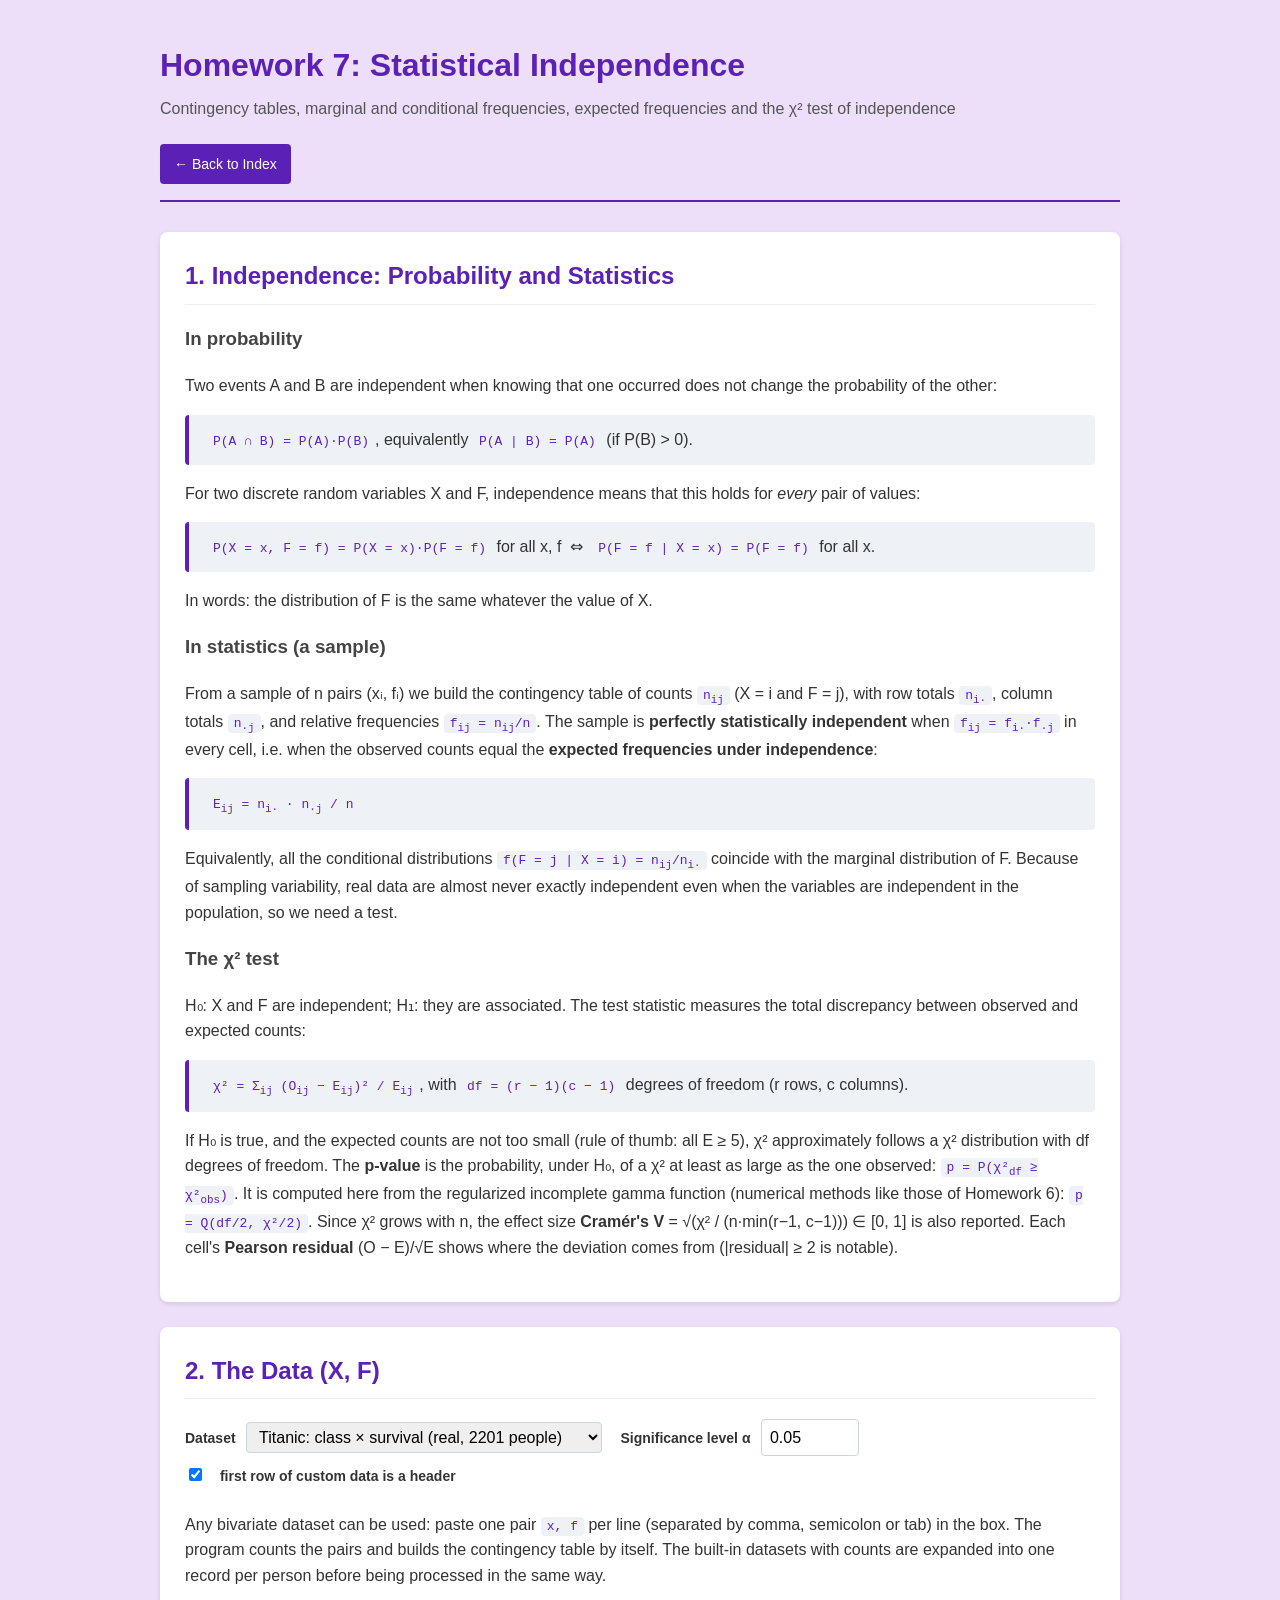
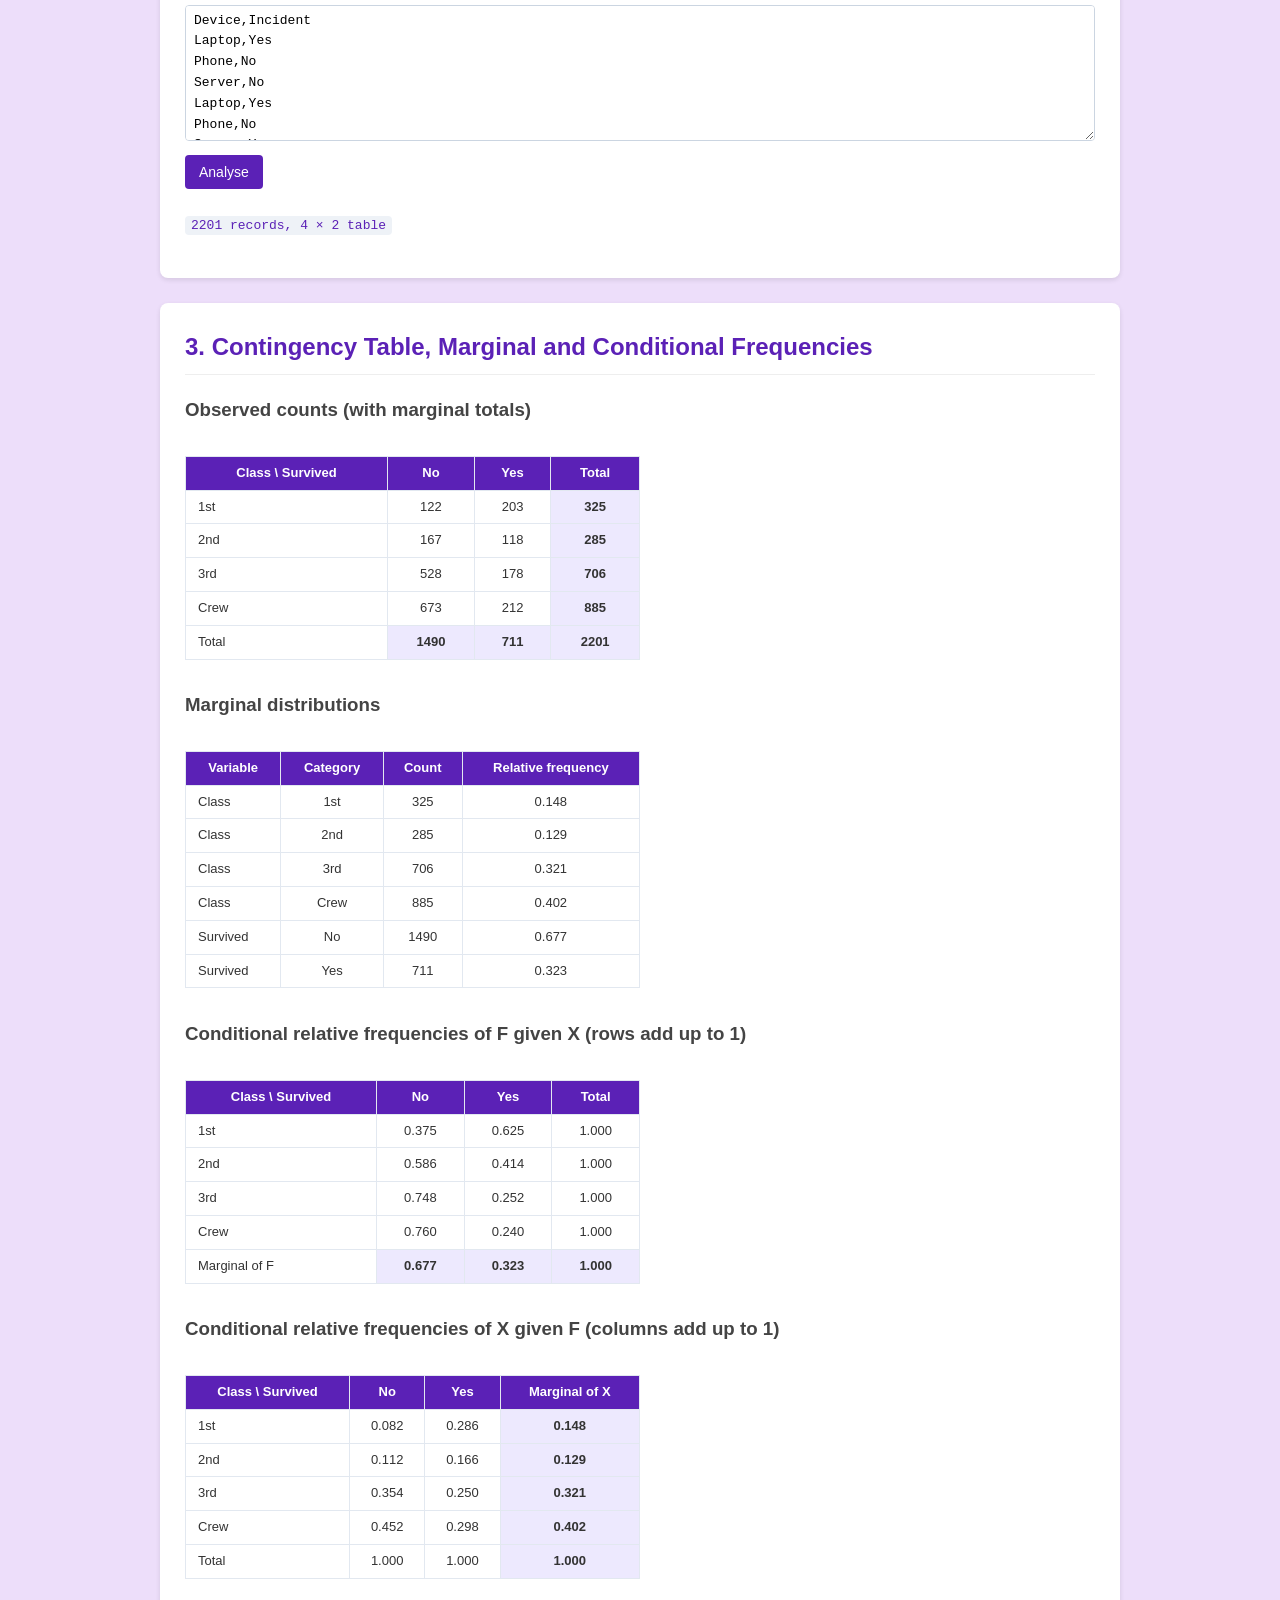
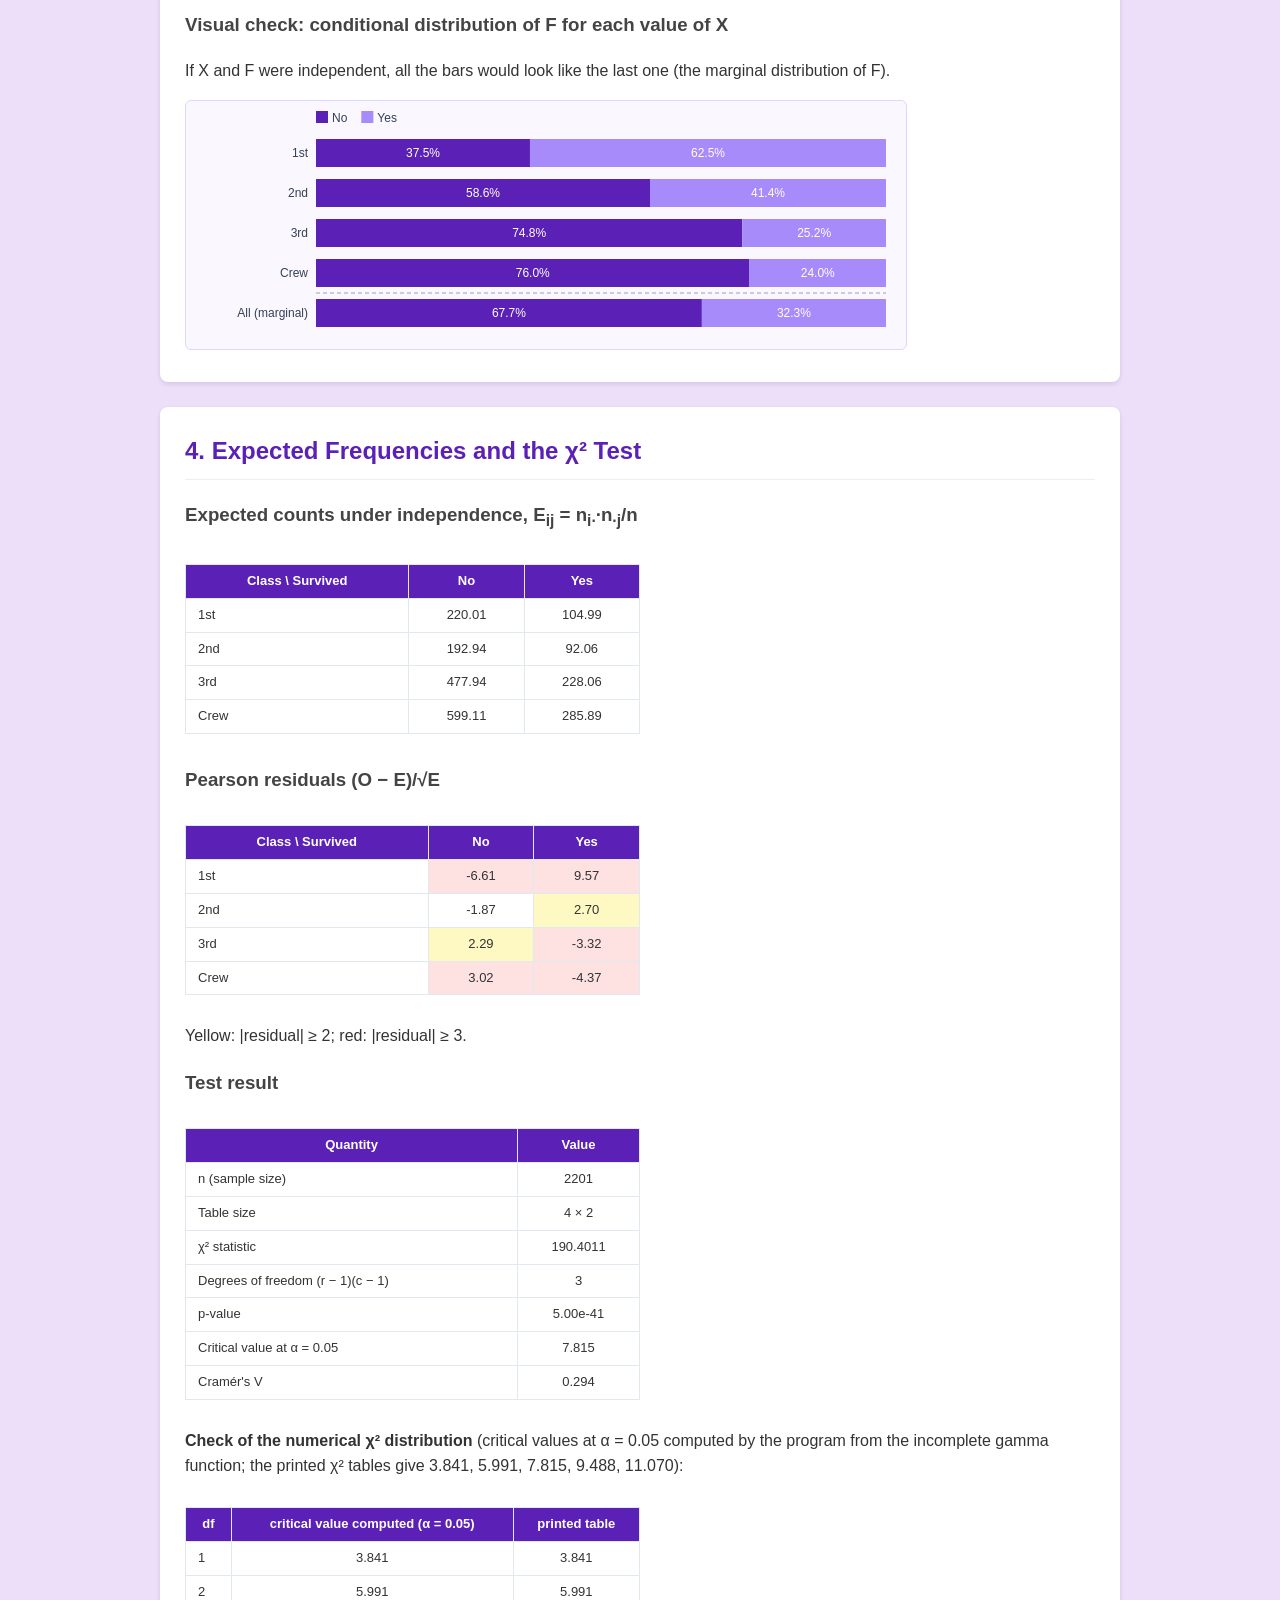
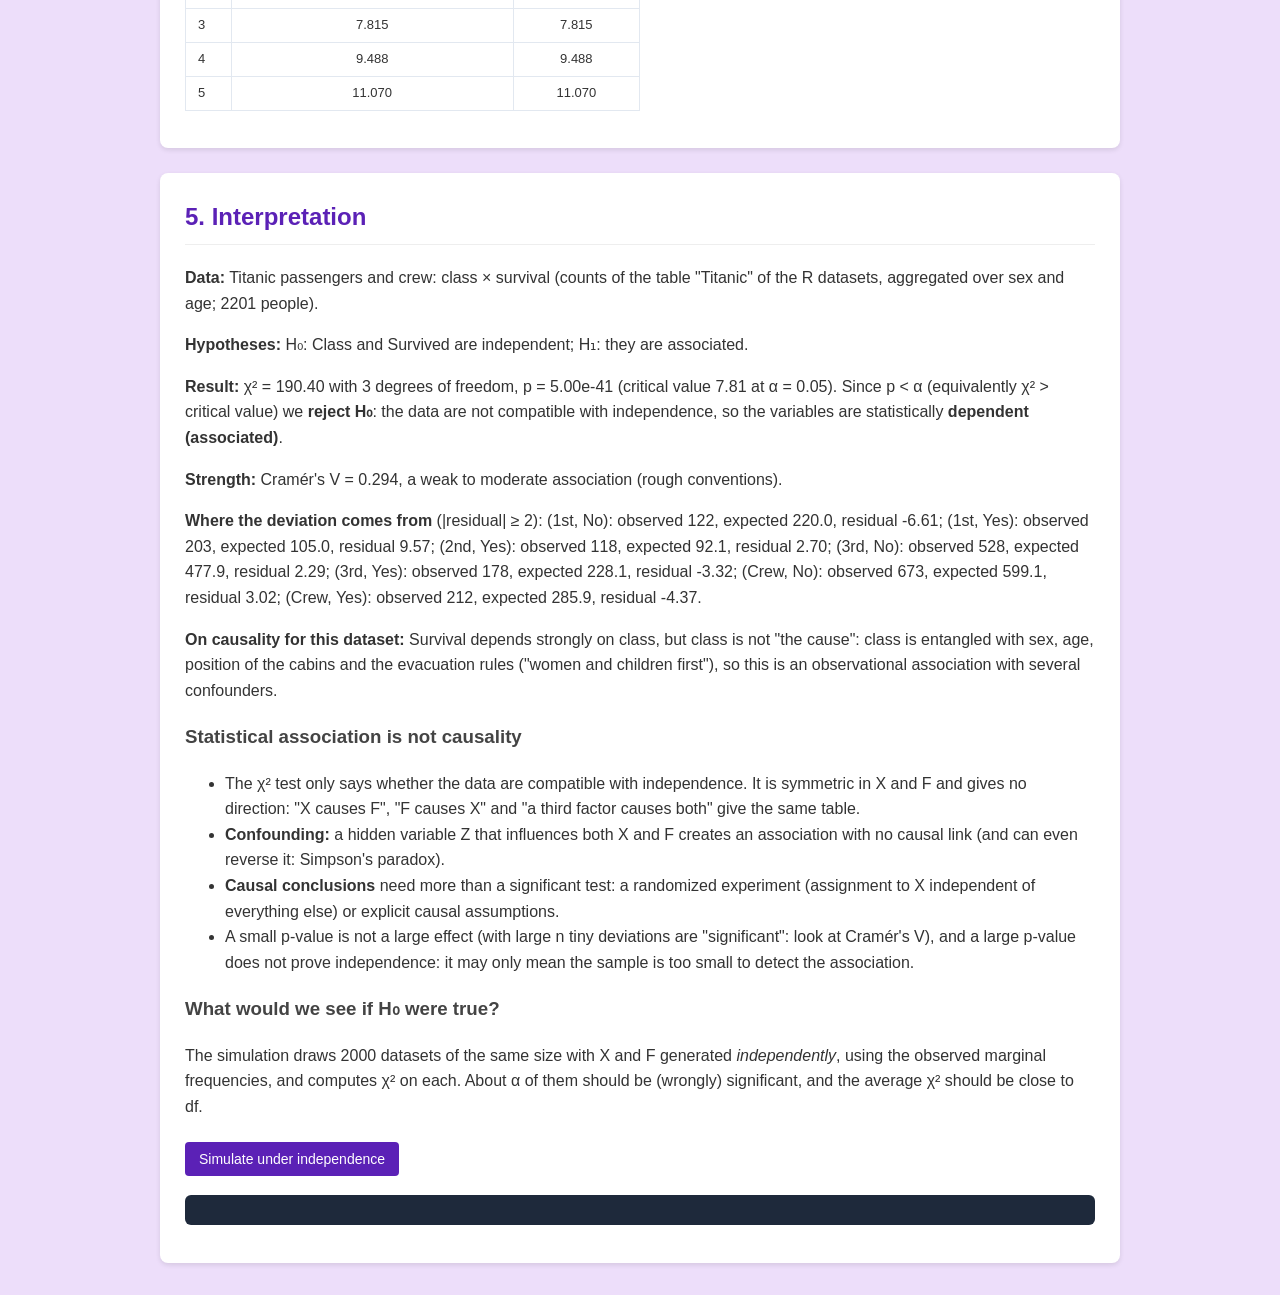
<file: homework7.html>
<!DOCTYPE html>
<html lang="en">
    <head>
        <meta charset="UTF-8">
        <meta name="viewport" content="width=device-width, initial-scale=1">
        <title>Homework 7 - Statistical Independence</title>

        <style>
            body {
                font-family: Arial, sans-serif;
                line-height: 1.6;
                margin: 40px auto;
                max-width: 960px;
                background-color: #eddefa;
                color: #333;
                padding: 0 20px;
            }

            header {
                border-bottom: 2px solid #5b21b6;
                padding-bottom: 10px;
                margin-bottom: 30px;
            }

            header h1 {
                color: #5b21b6;
                margin-bottom: 5px;
            }

            header p {
                color: #555;
                margin-top: 0;
            }

            .card {
                background: #fff;
                padding: 25px;
                border-radius: 8px;
                box-shadow: 0 2px 5px rgba(0,0,0,0.1);
                margin-bottom: 25px;
            }

            .card h2 {
                color: #5b21b6;
                margin-top: 0;
                border-bottom: 1px solid #eee;
                padding-bottom: 8px;
            }

            .card h3 {
                color: #444;
            }

            .btn {
                display: inline-block;
                background: #5b21b6;
                color: #fff;
                padding: 9px 14px;
                text-decoration: none;
                border: 0;
                border-radius: 4px;
                margin: 6px 6px 6px 0;
                cursor: pointer;
                font-size: 14px;
            }

            .btn:hover {
                background: #6d28d9;
            }

            .btn:focus-visible,
            input:focus-visible,
            select:focus-visible,
            textarea:focus-visible {
                outline: 3px solid #a78bfa;
                outline-offset: 2px;
            }

            code {
                background: #eef2f7;
                padding: 2px 6px;
                border-radius: 4px;
                color: #5b21b6;
            }

            pre {
                background: #1e293b;
                color: #f8fafc;
                padding: 15px;
                border-radius: 6px;
                font-family: 'Courier New', monospace;
                font-size: 13px;
                overflow-x: auto;
                white-space: pre-wrap;
            }

            .controls label {
                display: inline-block;
                margin: 8px 6px 8px 0;
                font-weight: bold;
                font-size: 14px;
            }

            input,
            select,
            textarea {
                font: inherit;
                padding: 5px 8px;
                border: 1px solid #cbd5e1;
                border-radius: 4px;
                margin-right: 14px;
            }

            textarea {
                width: 100%;
                box-sizing: border-box;
                font-family: 'Courier New', monospace;
                font-size: 13px;
            }

            .table-wrap {
                overflow-x: auto;
            }

            table {
                border-collapse: collapse;
                margin: 12px 0;
                min-width: 50%;
            }

            th, td {
                border: 1px solid #e2e8f0;
                padding: 6px 12px;
                text-align: center;
                font-size: 13px;
            }

            th {
                background: #5b21b6;
                color: #fff;
            }

            td.l {
                text-align: left;
            }

            td.tot {
                background: #ede9fe;
                font-weight: bold;
            }

            td.mid { background: #fef9c3; }
            td.bad { background: #fee2e2; }

            canvas {
                width: 100%;
                max-width: 720px;
                height: auto;
                background: #faf7ff;
                border: 1px solid #ddd6fe;
                border-radius: 6px;
            }

            .proof {
                background: #eef2f7;
                border-left: 4px solid #5b21b6;
                padding: 12px 18px;
                border-radius: 4px;
                margin: 14px 0;
            }

            .warn {
                background: #fef3c7;
                border-left: 4px solid #d97706;
                padding: 10px 16px;
                border-radius: 4px;
                margin: 10px 0;
            }
        </style>
    </head>
    <body>

        <header>
            <h1>Homework 7: Statistical Independence</h1>
            <p>Contingency tables, marginal and conditional frequencies, expected frequencies and the χ² test of independence</p>
            <a href="index.html" class="btn">← Back to Index</a>
        </header>

        <!-- 1. THEORY -->
        <div class="card">
            <h2>1. Independence: Probability and Statistics</h2>
            <h3>In probability</h3>
            <p>Two events A and B are independent when knowing that one occurred does not change the probability of the other:</p>
            <div class="proof"><code>P(A ∩ B) = P(A)·P(B)</code>, equivalently <code>P(A | B) = P(A)</code> (if P(B) &gt; 0).</div>
            <p>For two discrete random variables X and F, independence means that this holds for <em>every</em> pair of values:</p>
            <div class="proof"><code>P(X = x, F = f) = P(X = x)·P(F = f)</code> for all x, f &nbsp;⇔&nbsp; <code>P(F = f | X = x) = P(F = f)</code> for all x.</div>
            <p>In words: the distribution of F is the same whatever the value of X.</p>

            <h3>In statistics (a sample)</h3>
            <p>From a sample of n pairs (xᵢ, fᵢ) we build the contingency table of counts <code>n<sub>ij</sub></code> (X = i and F = j), with row totals <code>n<sub>i·</sub></code>, column totals <code>n<sub>·j</sub></code>, and relative frequencies <code>f<sub>ij</sub> = n<sub>ij</sub>/n</code>. The sample is <strong>perfectly statistically independent</strong> when <code>f<sub>ij</sub> = f<sub>i·</sub>·f<sub>·j</sub></code> in every cell, i.e. when the observed counts equal the <strong>expected frequencies under independence</strong>:</p>
            <div class="proof"><code>E<sub>ij</sub> = n<sub>i·</sub> · n<sub>·j</sub> / n</code></div>
            <p>Equivalently, all the conditional distributions <code>f(F = j | X = i) = n<sub>ij</sub>/n<sub>i·</sub></code> coincide with the marginal distribution of F. Because of sampling variability, real data are almost never exactly independent even when the variables are independent in the population, so we need a test.</p>

            <h3>The χ² test</h3>
            <p>H₀: X and F are independent; H₁: they are associated. The test statistic measures the total discrepancy between observed and expected counts:</p>
            <div class="proof"><code>χ² = Σ<sub>ij</sub> (O<sub>ij</sub> − E<sub>ij</sub>)² / E<sub>ij</sub></code>, with <code>df = (r − 1)(c − 1)</code> degrees of freedom (r rows, c columns).</div>
            <p>If H₀ is true, and the expected counts are not too small (rule of thumb: all E ≥ 5), χ² approximately follows a χ² distribution with df degrees of freedom. The <strong>p-value</strong> is the probability, under H₀, of a χ² at least as large as the one observed: <code>p = P(χ²<sub>df</sub> ≥ χ²<sub>obs</sub>)</code>. It is computed here from the regularized incomplete gamma function (numerical methods like those of Homework 6): <code>p = Q(df/2, χ²/2)</code>. Since χ² grows with n, the effect size <strong>Cramér's V</strong> = √(χ² / (n·min(r−1, c−1))) ∈ [0, 1] is also reported. Each cell's <strong>Pearson residual</strong> (O − E)/√E shows where the deviation comes from (|residual| ≥ 2 is notable).</p>
        </div>

        <!-- 2. DATA -->
        <div class="card">
            <h2>2. The Data (X, F)</h2>
            <div class="controls">
                <label for="ds">Dataset</label>
                <select id="ds">
                    <option value="titanic">Titanic: class × survival (real, 2201 people)</option>
                    <option value="security">Operating system × compromised (synthetic)</option>
                    <option value="phishing">Phishing training × clicked (synthetic)</option>
                    <option value="sim">Simulated independent data</option>
                    <option value="custom">Custom data (below)</option>
                </select>
                <label for="alpha">Significance level α</label>
                <input id="alpha" type="number" min="0.001" max="0.2" step="0.005" value="0.05" style="width:80px">
                <label><input type="checkbox" id="hdr"> first row of custom data is a header</label>
            </div>
            <p>Any bivariate dataset can be used: paste one pair <code>x, f</code> per line (separated by comma, semicolon or tab) in the box. The program counts the pairs and builds the contingency table by itself. The built-in datasets with counts are expanded into one record per person before being processed in the same way.</p>
            <textarea id="raw" rows="6"></textarea>
            <button class="btn" id="b-run">Analyse</button>
            <p id="ds-info"></p>
        </div>

        <!-- 3. TABLES -->
        <div class="card">
            <h2>3. Contingency Table, Marginal and Conditional Frequencies</h2>
            <h3>Observed counts (with marginal totals)</h3>
            <div class="table-wrap"><table id="t-obs"></table></div>
            <h3>Marginal distributions</h3>
            <div class="table-wrap"><table id="t-marg"></table></div>
            <h3>Conditional relative frequencies of F given X (rows add up to 1)</h3>
            <div class="table-wrap"><table id="t-cr"></table></div>
            <h3>Conditional relative frequencies of X given F (columns add up to 1)</h3>
            <div class="table-wrap"><table id="t-cc"></table></div>
            <h3>Visual check: conditional distribution of F for each value of X</h3>
            <p>If X and F were independent, all the bars would look like the last one (the marginal distribution of F).</p>
            <canvas id="cv" width="720" height="300"></canvas>
        </div>

        <!-- 4. TEST -->
        <div class="card">
            <h2>4. Expected Frequencies and the χ² Test</h2>
            <h3>Expected counts under independence, E<sub>ij</sub> = n<sub>i·</sub>·n<sub>·j</sub>/n</h3>
            <div class="table-wrap"><table id="t-exp"></table></div>
            <h3>Pearson residuals (O − E)/√E</h3>
            <div class="table-wrap"><table id="t-res"></table></div>
            <p>Yellow: |residual| ≥ 2; red: |residual| ≥ 3.</p>
            <h3>Test result</h3>
            <div class="table-wrap"><table id="t-test"></table></div>
            <div id="warn"></div>
            <p><strong>Check of the numerical χ² distribution</strong> (critical values at α = 0.05 computed by the program from the incomplete gamma function; the printed χ² tables give 3.841, 5.991, 7.815, 9.488, 11.070):</p>
            <div class="table-wrap"><table id="t-crit"></table></div>
        </div>

        <!-- 5. INTERPRETATION -->
        <div class="card">
            <h2>5. Interpretation</h2>
            <div id="interp"></div>

            <h3>Statistical association is not causality</h3>
            <ul>
                <li>The χ² test only says whether the data are compatible with independence. It is symmetric in X and F and gives no direction: "X causes F", "F causes X" and "a third factor causes both" give the same table.</li>
                <li><strong>Confounding:</strong> a hidden variable Z that influences both X and F creates an association with no causal link (and can even reverse it: Simpson's paradox).</li>
                <li><strong>Causal conclusions</strong> need more than a significant test: a randomized experiment (assignment to X independent of everything else) or explicit causal assumptions.</li>
                <li>A small p-value is not a large effect (with large n tiny deviations are "significant": look at Cramér's V), and a large p-value does not prove independence: it may only mean the sample is too small to detect the association.</li>
            </ul>

            <h3>What would we see if H₀ were true?</h3>
            <p>The simulation draws 2000 datasets of the same size with X and F generated <em>independently</em>, using the observed marginal frequencies, and computes χ² on each. About α of them should be (wrongly) significant, and the average χ² should be close to df.</p>
            <button class="btn" id="b-sim">Simulate under independence</button>
            <pre id="out-sim"></pre>
        </div>

        <script>
            const $ = id => document.getElementById(id);

            /* ---------- datasets ---------- */
            const DATA = {
                titanic: {
                    name: 'Titanic passengers and crew: class × survival (counts of the table "Titanic" of the R datasets, aggregated over sex and age; 2201 people)',
                    xName: 'Class', fName: 'Survived',
                    rows: ['1st', '2nd', '3rd', 'Crew'], cols: ['No', 'Yes'],
                    m: [[122, 203], [167, 118], [528, 178], [673, 212]],
                    note: 'Survival depends strongly on class, but class is not "the cause": class is entangled with sex, age, position of the cabins and the evacuation rules ("women and children first"), so this is an observational association with several confounders.'
                },
                security: {
                    name: 'Synthetic data: operating system × machine compromised (1800 machines, generated for this exercise)',
                    xName: 'OS', fName: 'Compromised',
                    rows: ['Windows', 'Linux', 'macOS'], cols: ['No', 'Yes'],
                    m: [[874, 126], [442, 58], [266, 34]],
                    note: 'The compromise rates are almost the same for the three systems; the data are compatible with independence.'
                },
                phishing: {
                    name: 'Synthetic data: phishing awareness training × clicked on a phishing link (600 employees, generated for this exercise)',
                    xName: 'Training', fName: 'Clicked',
                    rows: ['Trained', 'Not trained'], cols: ['Clicked', 'Did not click'],
                    m: [[30, 270], [90, 210]],
                    note: 'Trained employees click far less often. Whether the training <em>causes</em> this depends on how people ended up in the two groups: with random assignment a causal reading is justified; if people chose the training themselves (more careful employees may be the ones who enrol), motivation is a confounder.'
                }
            };

            function expand(ds) {
                const pairs = [];
                ds.m.forEach((row, i) => row.forEach((n, j) => { for (let k = 0; k < n; k++) pairs.push([ds.rows[i], ds.cols[j]]); }));
                return pairs;
            }

            function simulateIndependent() {
                const xs = ['A', 'B', 'C'], px = [0.5, 0.3, 0.2], fs = ['Yes', 'No'], pf = [0.4, 0.6];
                const pick = (v, p) => { let u = Math.random(), s = 0; for (let i = 0; i < p.length; i++) { s += p[i]; if (u < s) return v[i]; } return v[v.length - 1]; };
                return Array.from({ length: 300 }, () => [pick(xs, px), pick(fs, pf)]);
            }

            function parseRaw(text, header) {
                let lines = text.split(/\r?\n/).map(l => l.trim()).filter(l => l);
                if (header) lines = lines.slice(1);
                return lines.map(l => l.split(/[,;\t]/).map(s => s.trim())).filter(p => p.length >= 2 && p[0] && p[1]).map(p => [p[0], p[1]]);
            }

            // sample text for the custom box
            (function () {
                const dev = ['Laptop', 'Phone', 'Server'];
                $('raw').value = 'Device,Incident\n' + Array.from({ length: 60 }, (_, i) => `${dev[i % 3]},${(i * 7) % 5 < 2 ? 'Yes' : 'No'}`).join('\n');
                $('hdr').checked = true;
            })();

            /* ---------- contingency table ---------- */
            function buildTable(pairs) {
                const rows = [], cols = [];
                pairs.forEach(([x, f]) => { if (!rows.includes(x)) rows.push(x); if (!cols.includes(f)) cols.push(f); });
                const O = rows.map(() => cols.map(() => 0));
                pairs.forEach(([x, f]) => { O[rows.indexOf(x)][cols.indexOf(f)]++; });
                const ri = O.map(r => r.reduce((a, b) => a + b, 0));
                const cj = cols.map((_, j) => O.reduce((a, r) => a + r[j], 0));
                return { rows, cols, O, ri, cj, n: pairs.length };
            }

            /* ---------- chi-square distribution (regularized incomplete gamma) ---------- */
            function lgamma(x) {
                const c = [0.99999999999980993, 676.5203681218851, -1259.1392167224028, 771.32342877765313, -176.61502916214059, 12.507343278686905, -0.13857109526572012, 9.9843695780195716e-6, 1.5056327351493116e-7];
                if (x < 0.5) return Math.log(Math.PI / Math.sin(Math.PI * x)) - lgamma(1 - x);
                x -= 1;
                let a = c[0];
                const t = x + 7.5;
                for (let i = 1; i < 9; i++) a += c[i] / (x + i);
                return 0.5 * Math.log(2 * Math.PI) + (x + 0.5) * Math.log(t) - t + Math.log(a);
            }

            function gammaQ(a, x) {         // upper regularized Q(a, x)
                if (x <= 0) return 1;
                const pref = Math.exp(-x + a * Math.log(x) - lgamma(a));
                if (x < a + 1) {            // series for P
                    let ap = a, sum = 1 / a, del = sum;
                    for (let n = 0; n < 1000; n++) {
                        ap++;
                        del *= x / ap;
                        sum += del;
                        if (Math.abs(del) < Math.abs(sum) * 1e-15) break;
                    }
                    return 1 - sum * pref;
                }
                const tiny = 1e-300;        // continued fraction for Q (modified Lentz)
                let b = x + 1 - a, c = 1 / tiny, d = 1 / b, h = d;
                for (let i = 1; i < 1000; i++) {
                    const an = -i * (i - a);
                    b += 2;
                    d = an * d + b; if (Math.abs(d) < tiny) d = tiny;
                    c = b + an / c; if (Math.abs(c) < tiny) c = tiny;
                    d = 1 / d;
                    const del = d * c;
                    h *= del;
                    if (Math.abs(del - 1) < 1e-15) break;
                }
                return pref * h;
            }

            const chiP = (x, df) => gammaQ(df / 2, x / 2);

            function chiCrit(df, alpha) {
                let lo = 0, hi = 2000;
                for (let i = 0; i < 80; i++) {
                    const mid = (lo + hi) / 2;
                    if (chiP(mid, df) > alpha) lo = mid; else hi = mid;
                }
                return (lo + hi) / 2;
            }

            /* ---------- analysis ---------- */
            function analyse(T, alpha) {
                const r = T.rows.length, c = T.cols.length;
                const E = T.O.map((row, i) => row.map((_, j) => T.ri[i] * T.cj[j] / T.n));
                const R = T.O.map((row, i) => row.map((o, j) => (o - E[i][j]) / Math.sqrt(E[i][j])));
                const chi2 = R.reduce((s, row) => s + row.reduce((a, v) => a + v * v, 0), 0);
                const df = (r - 1) * (c - 1);
                const p = chiP(chi2, df);
                const V = Math.sqrt(chi2 / (T.n * Math.min(r - 1, c - 1)));
                const minE = Math.min(...E.flat());
                const low = E.flat().filter(v => v < 5).length;
                return { E, R, chi2, df, p, V, minE, low, crit: chiCrit(df, alpha), alpha };
            }

            const fmtP = p => p < 1e-4 ? p.toExponential(2) : p.toFixed(4);

            function table(id, head, rows) {
                $(id).innerHTML = '<thead><tr>' + head.map(h => `<th>${h}</th>`).join('') + '</tr></thead><tbody>' +
                    rows.map(r => '<tr>' + r.map((c, k) => (typeof c === 'object') ? `<td class="${c.cls}">${c.t}</td>` : `<td class="${k === 0 ? 'l' : ''}">${c}</td>`).join('') + '</tr>').join('') + '</tbody>';
            }

            const tot = t => ({ t, cls: 'tot' });

            /* ---------- stacked bar chart ---------- */
            function drawBars(cv, T) {
                const ctx = cv.getContext('2d');
                const pal = ['#5b21b6', '#a78bfa', '#0891b2', '#f59e0b', '#dc2626', '#16a34a', '#64748b', '#db2777'];
                const bars = T.rows.map((lbl, i) => [lbl, T.O[i].map(v => v / T.ri[i])]);
                bars.push(['All (marginal)', T.cj.map(v => v / T.n)]);

                const barH = 28, gap = 12, left = 130, top = 38;
                cv.height = top + bars.length * (barH + gap) + 10;
                ctx.clearRect(0, 0, cv.width, cv.height);
                ctx.font = '12px Arial';

                // legend
                let lx = left;
                T.cols.forEach((c, j) => {
                    ctx.fillStyle = pal[j % pal.length]; ctx.fillRect(lx, 10, 12, 12);
                    ctx.fillStyle = '#334155'; ctx.textAlign = 'left'; ctx.fillText(c, lx + 16, 21);
                    lx += 30 + ctx.measureText(c).width;
                });

                const w = cv.width - left - 20;
                bars.forEach(([lbl, fr], i) => {
                    const y = top + i * (barH + gap);
                    ctx.fillStyle = '#334155'; ctx.textAlign = 'right'; ctx.fillText(lbl, left - 8, y + barH / 2 + 4);
                    let x = left;
                    fr.forEach((f, j) => {
                        ctx.fillStyle = pal[j % pal.length];
                        ctx.fillRect(x, y, f * w, barH);
                        if (f * w > 38) { ctx.fillStyle = '#fff'; ctx.textAlign = 'center'; ctx.fillText((100 * f).toFixed(1) + '%', x + f * w / 2, y + barH / 2 + 4); }
                        x += f * w;
                    });
                    if (i === bars.length - 2) { ctx.strokeStyle = '#94a3b8'; ctx.setLineDash([4, 3]); ctx.beginPath(); ctx.moveTo(left, y + barH + gap / 2); ctx.lineTo(left + w, y + barH + gap / 2); ctx.stroke(); ctx.setLineDash([]); }
                });
            }

            /* ---------- rendering ---------- */
            let cur = null;

            function render(T, A, ds) {
                const r = T.rows.length, c = T.cols.length;
                const f3 = v => v.toFixed(3);

                table('t-obs', [`${ds.xName} \\ ${ds.fName}`, ...T.cols, 'Total'],
                    [...T.rows.map((lbl, i) => [lbl, ...T.O[i], tot(T.ri[i])]), ['Total', ...T.cj.map(tot), tot(T.n)]]);

                table('t-marg', ['Variable', 'Category', 'Count', 'Relative frequency'],
                    [...T.rows.map((l, i) => [ds.xName, l, T.ri[i], f3(T.ri[i] / T.n)]), ...T.cols.map((l, j) => [ds.fName, l, T.cj[j], f3(T.cj[j] / T.n)])]);

                table('t-cr', [`${ds.xName} \\ ${ds.fName}`, ...T.cols, 'Total'],
                    [...T.rows.map((lbl, i) => [lbl, ...T.O[i].map(o => f3(o / T.ri[i])), '1.000']), ['Marginal of F', ...T.cj.map(v => tot(f3(v / T.n))), tot('1.000')]]);

                table('t-cc', [`${ds.xName} \\ ${ds.fName}`, ...T.cols, 'Marginal of X'],
                    [...T.rows.map((lbl, i) => [lbl, ...T.O[i].map((o, j) => f3(o / T.cj[j])), tot(f3(T.ri[i] / T.n))]), ['Total', ...T.cols.map(() => '1.000'), tot('1.000')]]);

                drawBars($('cv'), T);

                table('t-exp', [`${ds.xName} \\ ${ds.fName}`, ...T.cols], T.rows.map((lbl, i) => [lbl, ...A.E[i].map(v => v.toFixed(2))]));
                table('t-res', [`${ds.xName} \\ ${ds.fName}`, ...T.cols],
                    T.rows.map((lbl, i) => [lbl, ...A.R[i].map(v => ({ t: v.toFixed(2), cls: Math.abs(v) >= 3 ? 'bad' : Math.abs(v) >= 2 ? 'mid' : '' }))]));

                table('t-test', ['Quantity', 'Value'], [
                    ['n (sample size)', T.n],
                    ['Table size', `${r} × ${c}`],
                    ['χ² statistic', A.chi2.toFixed(4)],
                    ['Degrees of freedom (r − 1)(c − 1)', A.df],
                    ['p-value', fmtP(A.p)],
                    [`Critical value at α = ${A.alpha}`, A.crit.toFixed(3)],
                    ['Cramér\'s V', A.V.toFixed(3)]
                ]);

                $('warn').innerHTML = A.low > 0
                    ? `<div class="warn"><strong>Warning:</strong> ${A.low} cell(s) have an expected count below 5 (smallest: ${A.minE.toFixed(2)}). The χ² approximation may be unreliable; consider merging categories, collecting more data or using an exact test.</div>`
                    : '';

                const reject = A.p < A.alpha;
                const strength = A.V < 0.1 ? 'very weak' : A.V < 0.3 ? 'weak to moderate' : A.V < 0.5 ? 'moderate to strong' : 'strong';
                const notable = [];
                A.R.forEach((row, i) => row.forEach((v, j) => { if (Math.abs(v) >= 2) notable.push(`(${T.rows[i]}, ${T.cols[j]}): observed ${T.O[i][j]}, expected ${A.E[i][j].toFixed(1)}, residual ${v.toFixed(2)}`); }));

                $('interp').innerHTML =
                    `<p><strong>Data:</strong> ${ds.name}.</p>` +
                    `<p><strong>Hypotheses:</strong> H₀: ${ds.xName} and ${ds.fName} are independent; H₁: they are associated.</p>` +
                    `<p><strong>Result:</strong> χ² = ${A.chi2.toFixed(2)} with ${A.df} degrees of freedom, p = ${fmtP(A.p)} (critical value ${A.crit.toFixed(2)} at α = ${A.alpha}). ` +
                    (reject
                        ? `Since p &lt; α (equivalently χ² &gt; critical value) we <strong>reject H₀</strong>: the data are not compatible with independence, so the variables are statistically <strong>dependent (associated)</strong>.`
                        : `Since p ≥ α we <strong>do not reject H₀</strong>: the data are compatible with independence. This is not a proof of independence, only the absence of evidence against it.`) +
                    `</p>` +
                    `<p><strong>Strength:</strong> Cramér's V = ${A.V.toFixed(3)}, a ${strength} association (rough conventions). ${reject && A.V < 0.1 ? 'The result is statistically significant but the effect is small.' : ''}</p>` +
                    (notable.length ? `<p><strong>Where the deviation comes from</strong> (|residual| ≥ 2): ${notable.join('; ')}.</p>` : '') +
                    (ds.note ? `<p><strong>On causality for this dataset:</strong> ${ds.note}</p>` : '');
            }

            function run() {
                const key = $('ds').value;
                const alpha = Math.min(0.2, Math.max(0.001, +$('alpha').value || 0.05));
                let ds, pairs;
                if (key === 'custom') {
                    pairs = parseRaw($('raw').value, $('hdr').checked);
                    const head = $('hdr').checked ? $('raw').value.split(/\r?\n/)[0].split(/[,;\t]/).map(s => s.trim()) : [];
                    ds = { name: `custom data (${pairs.length} records)`, xName: head[0] || 'X', fName: head[1] || 'F', note: '' };
                } else if (key === 'sim') {
                    pairs = simulateIndependent();
                    ds = { name: 'simulated data, 300 records generated with X and F independent (a different sample at each run)', xName: 'X', fName: 'F', note: 'Here independence holds by construction, so a significant result would be a false alarm (probability about α).' };
                } else {
                    ds = DATA[key];
                    pairs = expand(ds);
                }

                if (pairs.length < 2) { $('ds-info').innerHTML = '<code>Not enough data.</code>'; return; }
                const T = buildTable(pairs);
                if (T.rows.length < 2 || T.cols.length < 2) { $('ds-info').innerHTML = '<code>Both variables need at least two categories.</code>'; return; }
                if (T.rows.length > 15 || T.cols.length > 15) { $('ds-info').innerHTML = '<code>Too many categories (max 15 per variable).</code>'; return; }

                $('ds-info').innerHTML = `<code>${pairs.length} records, ${T.rows.length} × ${T.cols.length} table</code>`;
                cur = { T, A: analyse(T, alpha), alpha };
                render(T, cur.A, ds);
                $('out-sim').textContent = '';
            }

            /* ---------- simulation under H0 ---------- */
            $('b-sim').onclick = () => {
                if (!cur) return;
                const { T, A, alpha } = cur;
                const r = T.rows.length, c = T.cols.length, n = T.n, reps = 2000;
                const cx = [], cf = [];
                T.ri.reduce((s, v) => (cx.push(s + v / n), s + v / n), 0);
                T.cj.reduce((s, v) => (cf.push(s + v / n), s + v / n), 0);
                const draw = cum => { const u = Math.random(); for (let i = 0; i < cum.length - 1; i++) if (u < cum[i]) return i; return cum.length - 1; };

                let sum = 0, geObs = 0, rej = 0;
                for (let k = 0; k < reps; k++) {
                    const O = new Array(r * c).fill(0), ri = new Array(r).fill(0), cj = new Array(c).fill(0);
                    for (let i = 0; i < n; i++) { const x = draw(cx), f = draw(cf); O[x * c + f]++; ri[x]++; cj[f]++; }
                    let chi = 0;
                    for (let i = 0; i < r; i++) for (let j = 0; j < c; j++) { const e = ri[i] * cj[j] / n; if (e > 0) chi += (O[i * c + j] - e) ** 2 / e; }
                    sum += chi;
                    if (chi >= A.chi2) geObs++;
                    if (chi >= A.crit) rej++;
                }
                $('out-sim').textContent =
                    `${reps} simulated datasets of size n = ${n}, X and F independent (observed marginals)\n` +
                    `mean of the simulated χ²          : ${(sum / reps).toFixed(3)}   (theory: df = ${A.df})\n` +
                    `fraction with χ² ≥ critical value : ${(rej / reps).toFixed(4)}   (theory: α = ${alpha})\n` +
                    `fraction with χ² ≥ observed χ²    : ${(geObs / reps).toFixed(4)}   (Monte Carlo p-value; theoretical p = ${fmtP(A.p)})`;
            };

            /* ---------- numerical check of the chi-square distribution ---------- */
            table('t-crit', ['df', 'critical value computed (α = 0.05)', 'printed table'],
                [[1, '3.841'], [2, '5.991'], [3, '7.815'], [4, '9.488'], [5, '11.070']].map(([d, t]) => [d, chiCrit(d, 0.05).toFixed(3), t]));

            $('b-run').onclick = run;
            $('ds').onchange = run;
            run();
        </script>
    </body>
</html>
</file>
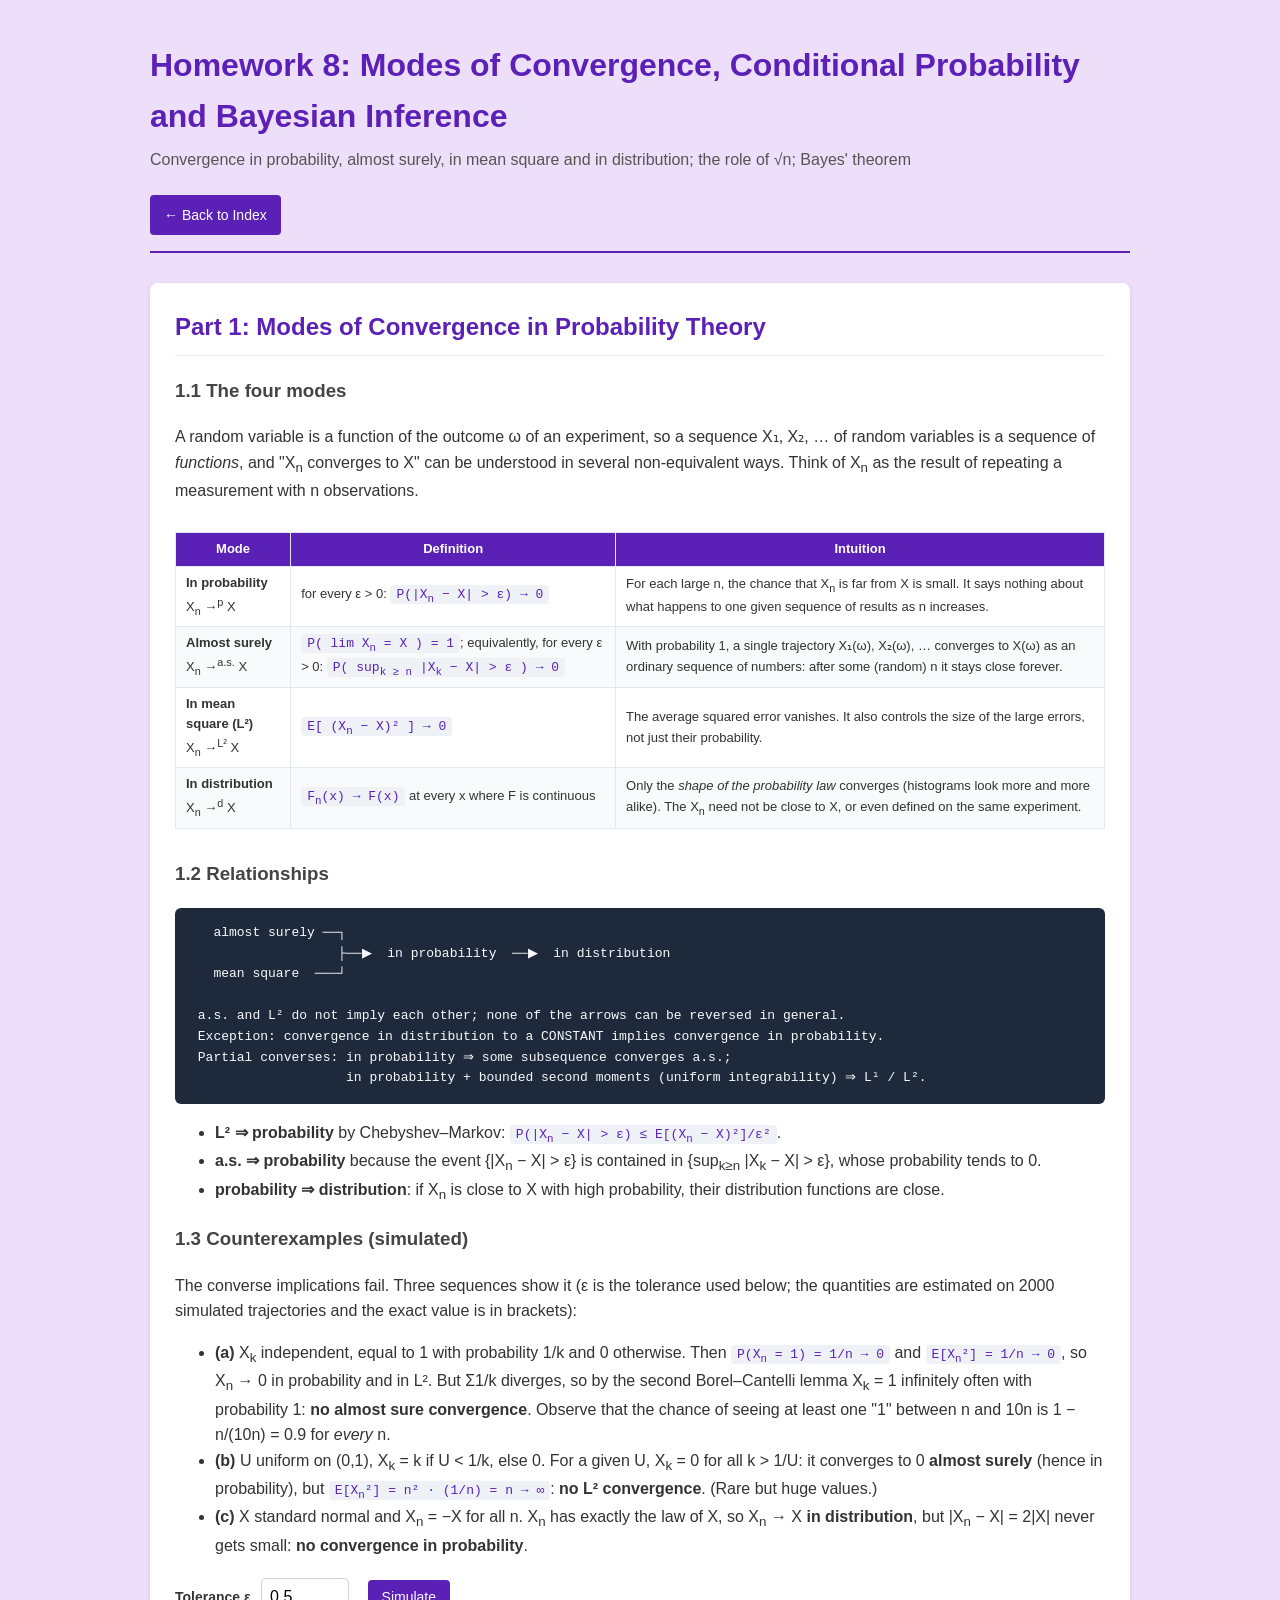
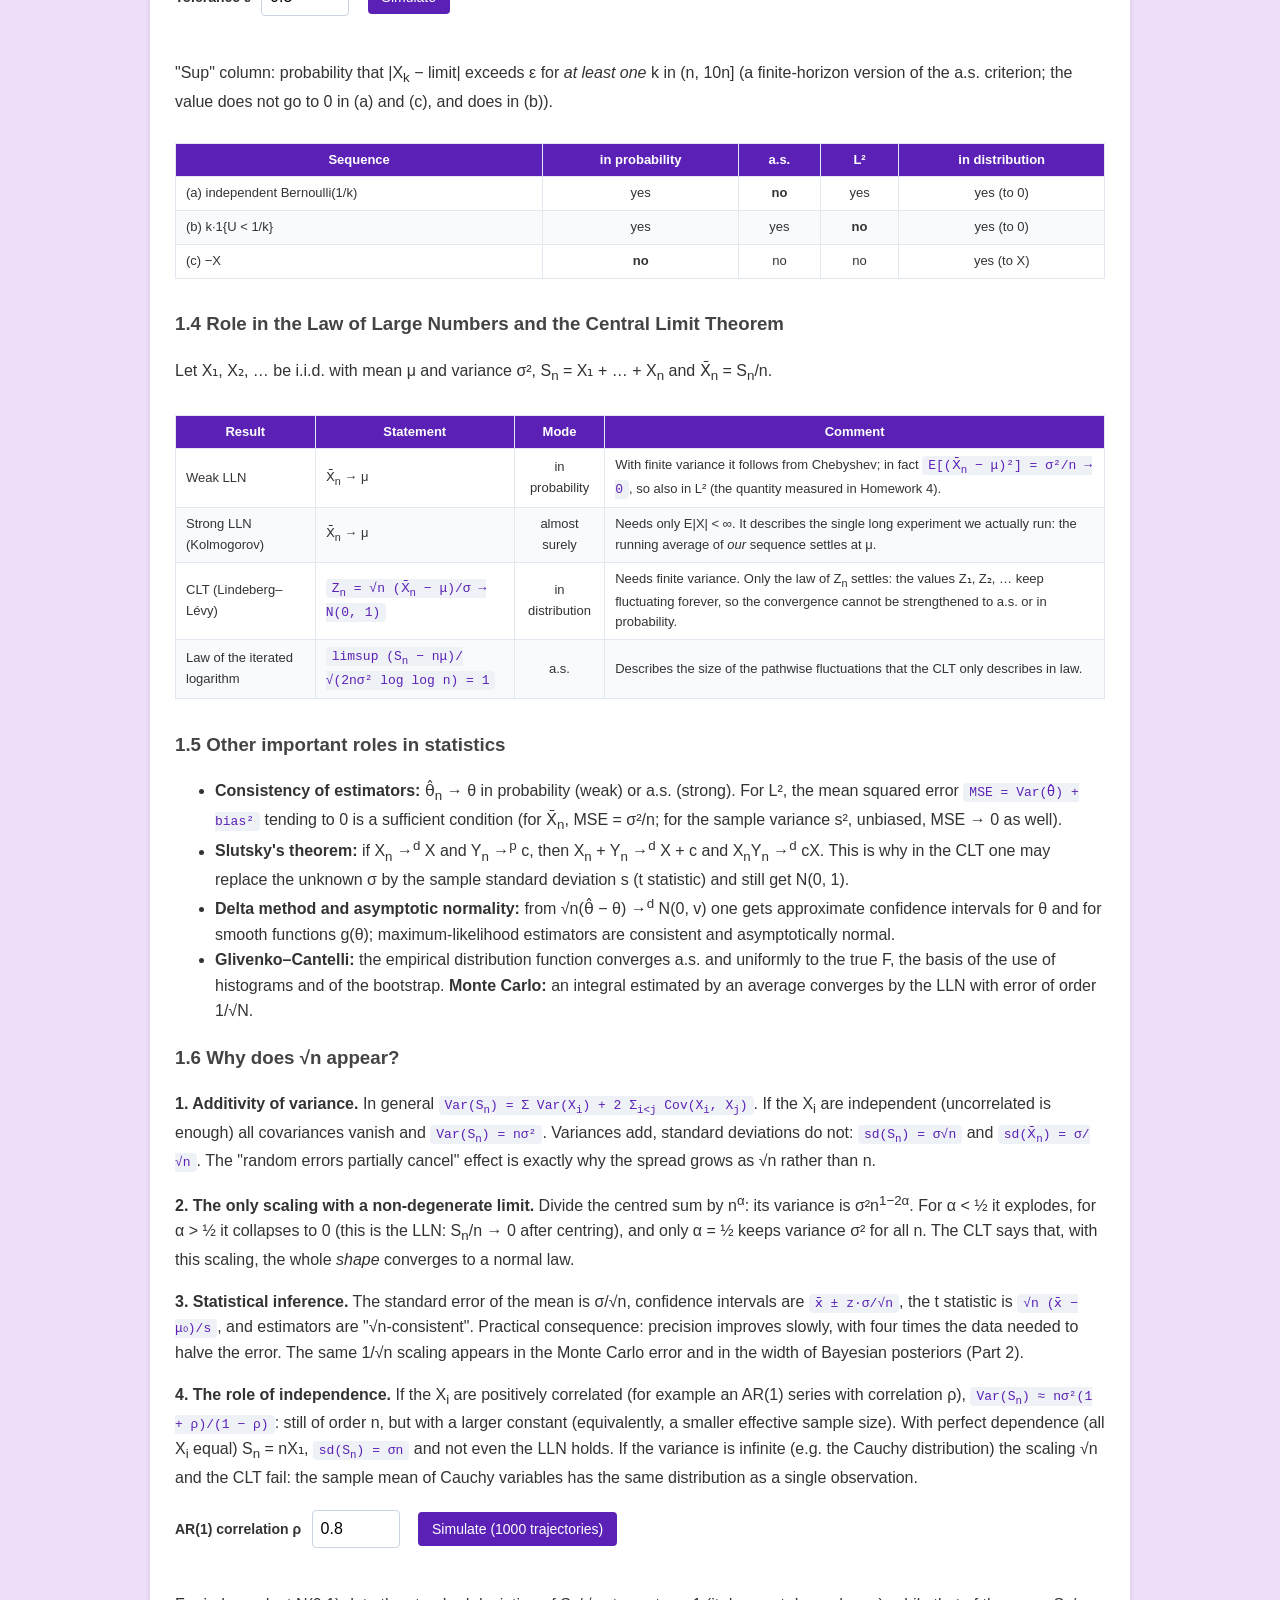
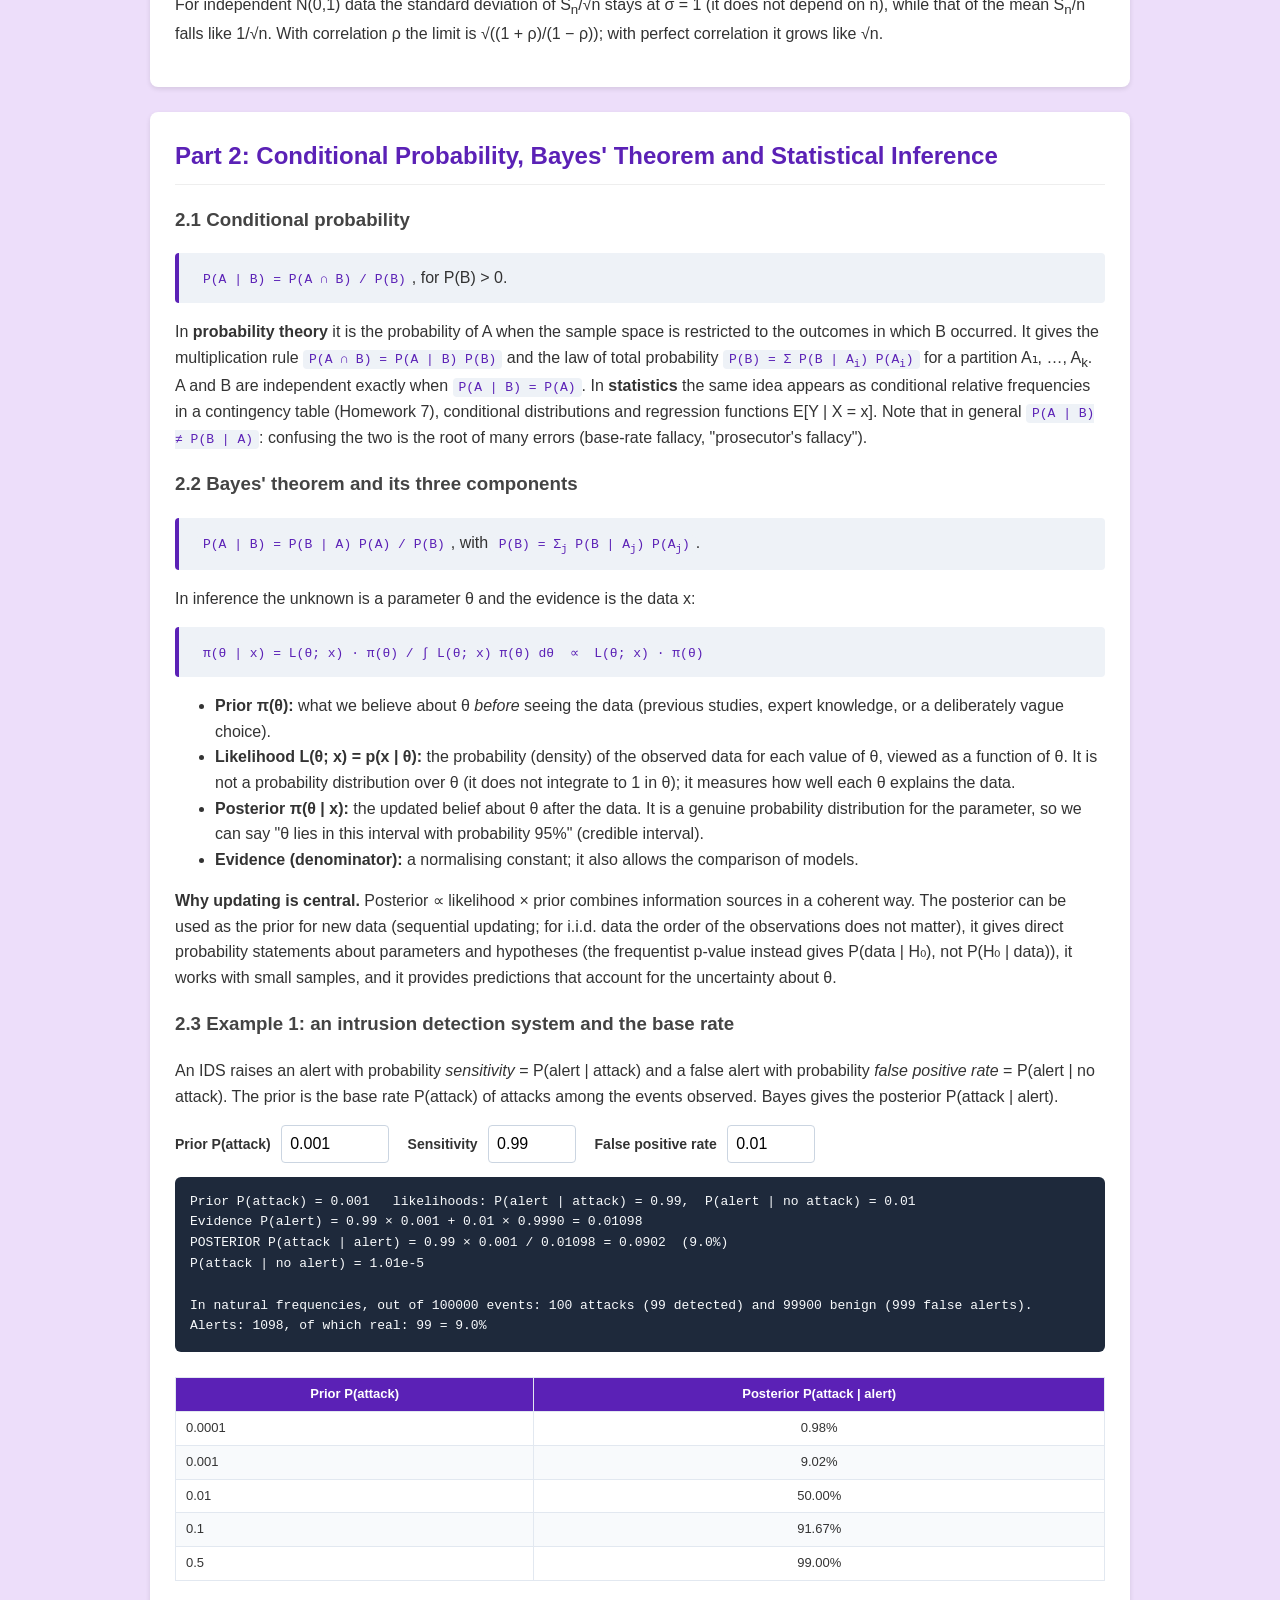
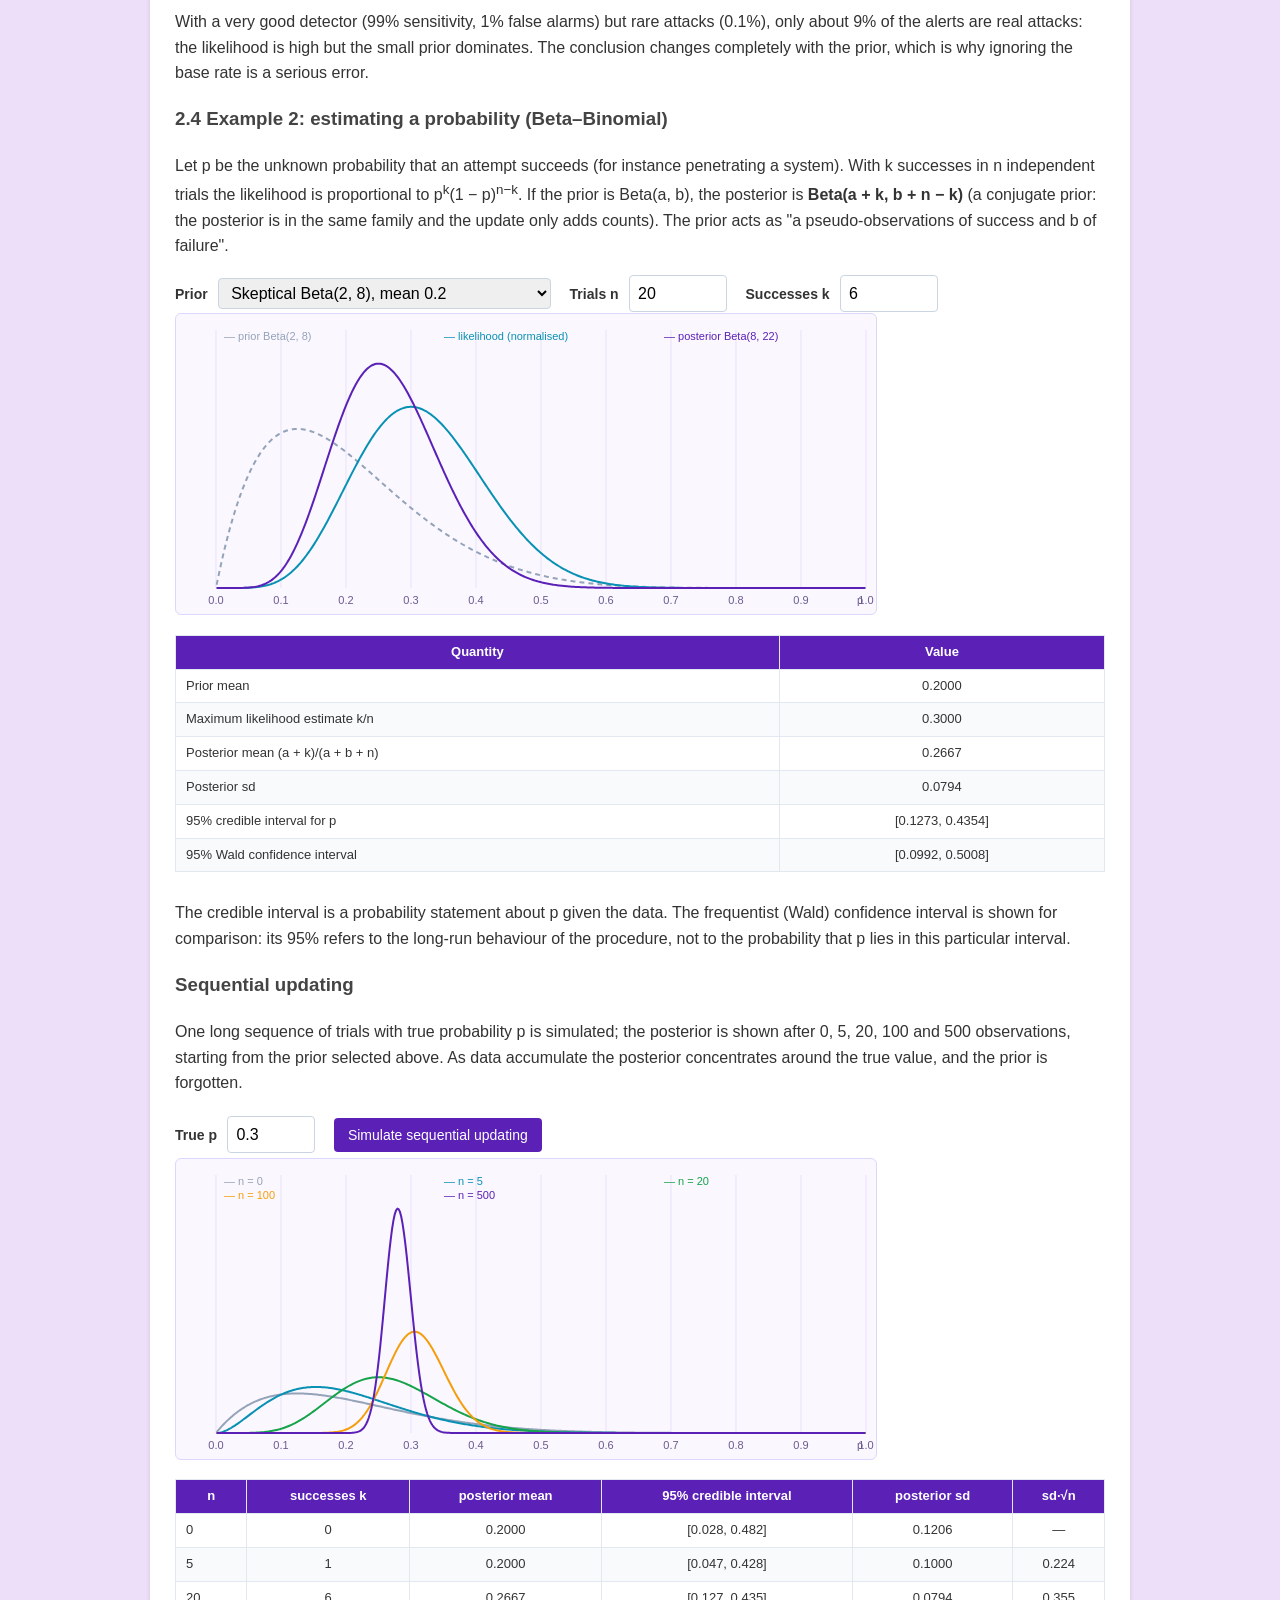
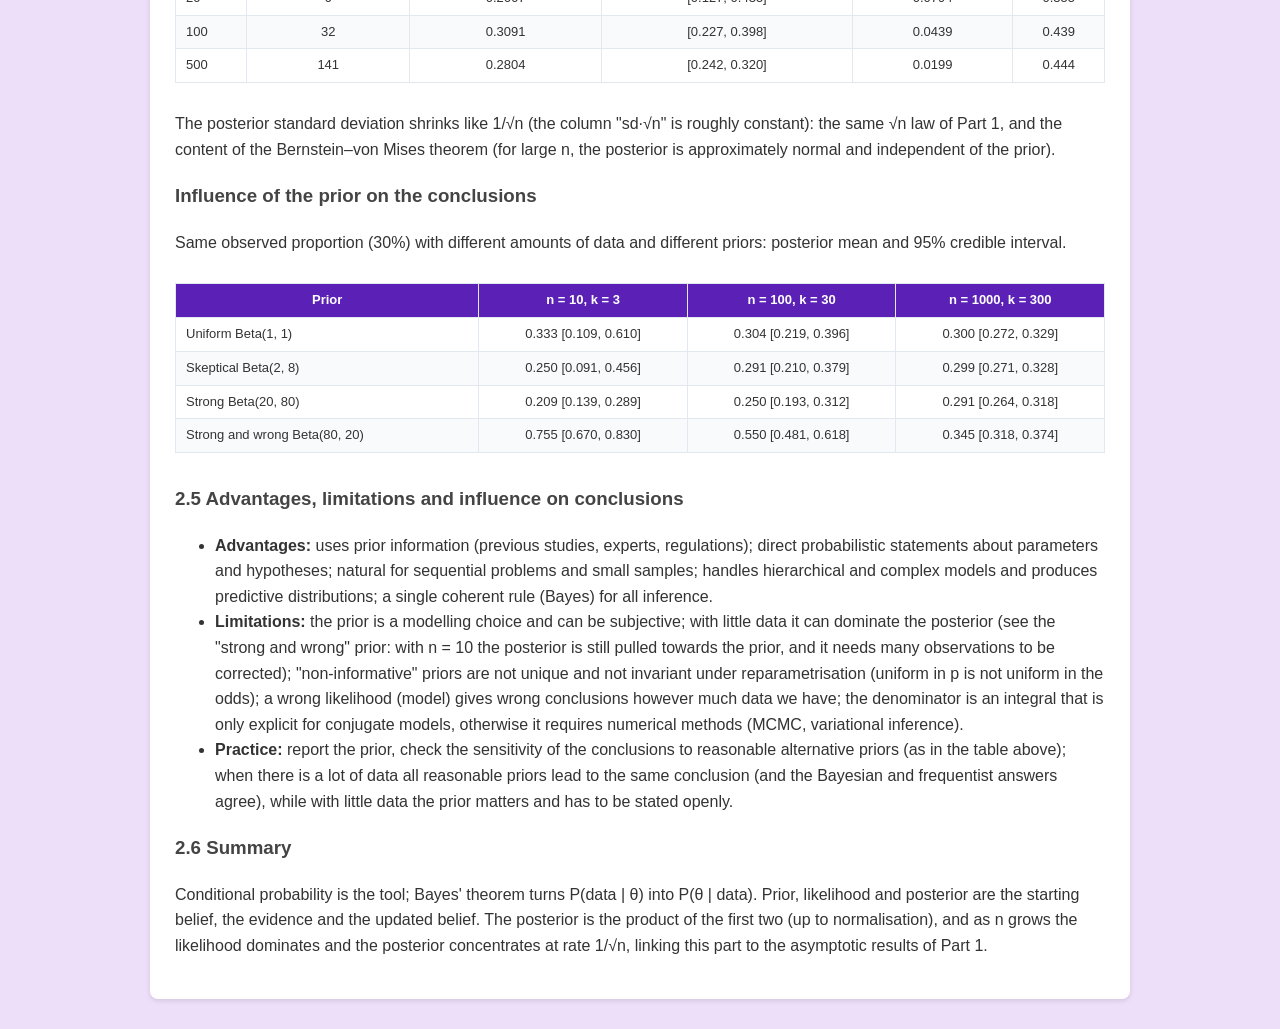
<file: homework8.html>
<!DOCTYPE html>
<html lang="en">
    <head>
        <meta charset="UTF-8">
        <meta name="viewport" content="width=device-width, initial-scale=1">
        <title>Homework 8 - Modes of Convergence and Bayesian Inference</title>

        <style>
            body {
                font-family: Arial, sans-serif;
                line-height: 1.6;
                margin: 40px auto;
                max-width: 980px;
                background-color: #eddefa;
                color: #333;
                padding: 0 20px;
            }

            header {
                border-bottom: 2px solid #5b21b6;
                padding-bottom: 10px;
                margin-bottom: 30px;
            }

            header h1 {
                color: #5b21b6;
                margin-bottom: 5px;
            }

            header p {
                color: #555;
                margin-top: 0;
            }

            .card {
                background: #fff;
                padding: 25px;
                border-radius: 8px;
                box-shadow: 0 2px 5px rgba(0,0,0,0.1);
                margin-bottom: 25px;
            }

            .card h2 {
                color: #5b21b6;
                margin-top: 0;
                border-bottom: 1px solid #eee;
                padding-bottom: 8px;
            }

            .card h3 {
                color: #444;
            }

            .btn {
                display: inline-block;
                background: #5b21b6;
                color: #fff;
                padding: 9px 14px;
                text-decoration: none;
                border: 0;
                border-radius: 4px;
                margin: 6px 6px 6px 0;
                cursor: pointer;
                font-size: 14px;
            }

            .btn:hover {
                background: #6d28d9;
            }

            .btn:focus-visible,
            input:focus-visible,
            select:focus-visible {
                outline: 3px solid #a78bfa;
                outline-offset: 2px;
            }

            code {
                background: #eef2f7;
                padding: 2px 6px;
                border-radius: 4px;
                color: #5b21b6;
            }

            pre {
                background: #1e293b;
                color: #f8fafc;
                padding: 15px;
                border-radius: 6px;
                font-family: 'Courier New', monospace;
                font-size: 13px;
                overflow-x: auto;
                white-space: pre-wrap;
            }

            .controls label {
                display: inline-block;
                margin: 8px 6px 8px 0;
                font-weight: bold;
                font-size: 14px;
            }

            input,
            select {
                font: inherit;
                padding: 5px 8px;
                border: 1px solid #cbd5e1;
                border-radius: 4px;
                margin-right: 14px;
            }

            .table-wrap {
                overflow-x: auto;
            }

            table {
                border-collapse: collapse;
                margin: 12px 0;
                width: 100%;
            }

            th, td {
                border: 1px solid #e2e8f0;
                padding: 6px 10px;
                text-align: center;
                font-size: 13px;
            }

            th {
                background: #5b21b6;
                color: #fff;
            }

            td.l {
                text-align: left;
            }

            tr:nth-child(even) {
                background: #f8fafc;
            }

            canvas {
                width: 100%;
                max-width: 700px;
                height: auto;
                background: #faf7ff;
                border: 1px solid #ddd6fe;
                border-radius: 6px;
            }

            .proof {
                background: #eef2f7;
                border-left: 4px solid #5b21b6;
                padding: 12px 18px;
                border-radius: 4px;
                margin: 14px 0;
            }
        </style>
    </head>
    <body>

        <header>
            <h1>Homework 8: Modes of Convergence, Conditional Probability and Bayesian Inference</h1>
            <p>Convergence in probability, almost surely, in mean square and in distribution; the role of √n; Bayes' theorem</p>
            <a href="index.html" class="btn">← Back to Index</a>
        </header>

        <!-- ================= PART 1 ================= -->
        <div class="card">
            <h2>Part 1: Modes of Convergence in Probability Theory</h2>

            <h3>1.1 The four modes</h3>
            <p>A random variable is a function of the outcome ω of an experiment, so a sequence X₁, X₂, … of random variables is a sequence of <em>functions</em>, and "X<sub>n</sub> converges to X" can be understood in several non-equivalent ways. Think of X<sub>n</sub> as the result of repeating a measurement with n observations.</p>
            <div class="table-wrap"><table>
                <thead><tr><th>Mode</th><th>Definition</th><th>Intuition</th></tr></thead>
                <tbody>
                    <tr><td class="l"><strong>In probability</strong><br>X<sub>n</sub> →<sup>p</sup> X</td><td class="l">for every ε &gt; 0: <code>P(|X<sub>n</sub> − X| &gt; ε) → 0</code></td><td class="l">For each large n, the chance that X<sub>n</sub> is far from X is small. It says nothing about what happens to one given sequence of results as n increases.</td></tr>
                    <tr><td class="l"><strong>Almost surely</strong><br>X<sub>n</sub> →<sup>a.s.</sup> X</td><td class="l"><code>P( lim X<sub>n</sub> = X ) = 1</code>; equivalently, for every ε &gt; 0: <code>P( sup<sub>k ≥ n</sub> |X<sub>k</sub> − X| &gt; ε ) → 0</code></td><td class="l">With probability 1, a single trajectory X₁(ω), X₂(ω), … converges to X(ω) as an ordinary sequence of numbers: after some (random) n it stays close forever.</td></tr>
                    <tr><td class="l"><strong>In mean square (L²)</strong><br>X<sub>n</sub> →<sup>L²</sup> X</td><td class="l"><code>E[ (X<sub>n</sub> − X)² ] → 0</code></td><td class="l">The average squared error vanishes. It also controls the size of the large errors, not just their probability.</td></tr>
                    <tr><td class="l"><strong>In distribution</strong><br>X<sub>n</sub> →<sup>d</sup> X</td><td class="l"><code>F<sub>n</sub>(x) → F(x)</code> at every x where F is continuous</td><td class="l">Only the <em>shape of the probability law</em> converges (histograms look more and more alike). The X<sub>n</sub> need not be close to X, or even defined on the same experiment.</td></tr>
                </tbody>
            </table></div>

            <h3>1.2 Relationships</h3>
<pre>   almost surely ──┐
                   ├──▶  in probability  ──▶  in distribution
   mean square  ───┘

 a.s. and L² do not imply each other; none of the arrows can be reversed in general.
 Exception: convergence in distribution to a CONSTANT implies convergence in probability.
 Partial converses: in probability ⇒ some subsequence converges a.s.;
                    in probability + bounded second moments (uniform integrability) ⇒ L¹ / L².</pre>
            <ul>
                <li><strong>L² ⇒ probability</strong> by Chebyshev–Markov: <code>P(|X<sub>n</sub> − X| &gt; ε) ≤ E[(X<sub>n</sub> − X)²]/ε²</code>.</li>
                <li><strong>a.s. ⇒ probability</strong> because the event {|X<sub>n</sub> − X| &gt; ε} is contained in {sup<sub>k≥n</sub> |X<sub>k</sub> − X| &gt; ε}, whose probability tends to 0.</li>
                <li><strong>probability ⇒ distribution</strong>: if X<sub>n</sub> is close to X with high probability, their distribution functions are close.</li>
            </ul>

            <h3>1.3 Counterexamples (simulated)</h3>
            <p>The converse implications fail. Three sequences show it (ε is the tolerance used below; the quantities are estimated on 2000 simulated trajectories and the exact value is in brackets):</p>
            <ul>
                <li><strong>(a)</strong> X<sub>k</sub> independent, equal to 1 with probability 1/k and 0 otherwise. Then <code>P(X<sub>n</sub> = 1) = 1/n → 0</code> and <code>E[X<sub>n</sub>²] = 1/n → 0</code>, so X<sub>n</sub> → 0 in probability and in L². But Σ1/k diverges, so by the second Borel–Cantelli lemma X<sub>k</sub> = 1 infinitely often with probability 1: <strong>no almost sure convergence</strong>. Observe that the chance of seeing at least one "1" between n and 10n is 1 − n/(10n) = 0.9 for <em>every</em> n.</li>
                <li><strong>(b)</strong> U uniform on (0,1), X<sub>k</sub> = k if U &lt; 1/k, else 0. For a given U, X<sub>k</sub> = 0 for all k &gt; 1/U: it converges to 0 <strong>almost surely</strong> (hence in probability), but <code>E[X<sub>n</sub>²] = n² · (1/n) = n → ∞</code>: <strong>no L² convergence</strong>. (Rare but huge values.)</li>
                <li><strong>(c)</strong> X standard normal and X<sub>n</sub> = −X for all n. X<sub>n</sub> has exactly the law of X, so X<sub>n</sub> → X <strong>in distribution</strong>, but |X<sub>n</sub> − X| = 2|X| never gets small: <strong>no convergence in probability</strong>.</li>
            </ul>
            <div class="controls">
                <label for="ceps">Tolerance ε</label>
                <input id="ceps" type="number" min="0.05" max="0.95" step="0.05" value="0.5" style="width:70px">
                <button class="btn" id="b-conv">Simulate</button>
            </div>
            <div class="table-wrap"><table id="t-conv"></table></div>
            <p>"Sup" column: probability that |X<sub>k</sub> − limit| exceeds ε for <em>at least one</em> k in (n, 10n] (a finite-horizon version of the a.s. criterion; the value does not go to 0 in (a) and (c), and does in (b)).</p>
            <div class="table-wrap"><table>
                <thead><tr><th>Sequence</th><th>in probability</th><th>a.s.</th><th>L²</th><th>in distribution</th></tr></thead>
                <tbody>
                    <tr><td class="l">(a) independent Bernoulli(1/k)</td><td>yes</td><td><strong>no</strong></td><td>yes</td><td>yes (to 0)</td></tr>
                    <tr><td class="l">(b) k·1{U &lt; 1/k}</td><td>yes</td><td>yes</td><td><strong>no</strong></td><td>yes (to 0)</td></tr>
                    <tr><td class="l">(c) −X</td><td><strong>no</strong></td><td>no</td><td>no</td><td>yes (to X)</td></tr>
                </tbody>
            </table></div>

            <h3>1.4 Role in the Law of Large Numbers and the Central Limit Theorem</h3>
            <p>Let X₁, X₂, … be i.i.d. with mean μ and variance σ², S<sub>n</sub> = X₁ + … + X<sub>n</sub> and X̄<sub>n</sub> = S<sub>n</sub>/n.</p>
            <div class="table-wrap"><table>
                <thead><tr><th>Result</th><th>Statement</th><th>Mode</th><th>Comment</th></tr></thead>
                <tbody>
                    <tr><td class="l">Weak LLN</td><td class="l">X̄<sub>n</sub> → μ</td><td>in probability</td><td class="l">With finite variance it follows from Chebyshev; in fact <code>E[(X̄<sub>n</sub> − μ)²] = σ²/n → 0</code>, so also in L² (the quantity measured in Homework 4).</td></tr>
                    <tr><td class="l">Strong LLN (Kolmogorov)</td><td class="l">X̄<sub>n</sub> → μ</td><td>almost surely</td><td class="l">Needs only E|X| &lt; ∞. It describes the single long experiment we actually run: the running average of <em>our</em> sequence settles at μ.</td></tr>
                    <tr><td class="l">CLT (Lindeberg–Lévy)</td><td class="l"><code>Z<sub>n</sub> = √n (X̄<sub>n</sub> − μ)/σ → N(0, 1)</code></td><td>in distribution</td><td class="l">Needs finite variance. Only the law of Z<sub>n</sub> settles: the values Z₁, Z₂, … keep fluctuating forever, so the convergence cannot be strengthened to a.s. or in probability.</td></tr>
                    <tr><td class="l">Law of the iterated logarithm</td><td class="l"><code>limsup (S<sub>n</sub> − nμ)/√(2nσ² log log n) = 1</code></td><td>a.s.</td><td class="l">Describes the size of the pathwise fluctuations that the CLT only describes in law.</td></tr>
                </tbody>
            </table></div>

            <h3>1.5 Other important roles in statistics</h3>
            <ul>
                <li><strong>Consistency of estimators:</strong> θ̂<sub>n</sub> → θ in probability (weak) or a.s. (strong). For L², the mean squared error <code>MSE = Var(θ̂) + bias²</code> tending to 0 is a sufficient condition (for X̄<sub>n</sub>, MSE = σ²/n; for the sample variance s², unbiased, MSE → 0 as well).</li>
                <li><strong>Slutsky's theorem:</strong> if X<sub>n</sub> →<sup>d</sup> X and Y<sub>n</sub> →<sup>p</sup> c, then X<sub>n</sub> + Y<sub>n</sub> →<sup>d</sup> X + c and X<sub>n</sub>Y<sub>n</sub> →<sup>d</sup> cX. This is why in the CLT one may replace the unknown σ by the sample standard deviation s (t statistic) and still get N(0, 1).</li>
                <li><strong>Delta method and asymptotic normality:</strong> from √n(θ̂ − θ) →<sup>d</sup> N(0, v) one gets approximate confidence intervals for θ and for smooth functions g(θ); maximum-likelihood estimators are consistent and asymptotically normal.</li>
                <li><strong>Glivenko–Cantelli:</strong> the empirical distribution function converges a.s. and uniformly to the true F, the basis of the use of histograms and of the bootstrap. <strong>Monte Carlo:</strong> an integral estimated by an average converges by the LLN with error of order 1/√N.</li>
            </ul>

            <h3>1.6 Why does √n appear?</h3>
            <p><strong>1. Additivity of variance.</strong> In general <code>Var(S<sub>n</sub>) = Σ Var(X<sub>i</sub>) + 2 Σ<sub>i&lt;j</sub> Cov(X<sub>i</sub>, X<sub>j</sub>)</code>. If the X<sub>i</sub> are independent (uncorrelated is enough) all covariances vanish and <code>Var(S<sub>n</sub>) = nσ²</code>. Variances add, standard deviations do not: <code>sd(S<sub>n</sub>) = σ√n</code> and <code>sd(X̄<sub>n</sub>) = σ/√n</code>. The "random errors partially cancel" effect is exactly why the spread grows as √n rather than n.</p>
            <p><strong>2. The only scaling with a non-degenerate limit.</strong> Divide the centred sum by n<sup>α</sup>: its variance is σ²n<sup>1−2α</sup>. For α &lt; ½ it explodes, for α &gt; ½ it collapses to 0 (this is the LLN: S<sub>n</sub>/n → 0 after centring), and only α = ½ keeps variance σ² for all n. The CLT says that, with this scaling, the whole <em>shape</em> converges to a normal law.</p>
            <p><strong>3. Statistical inference.</strong> The standard error of the mean is σ/√n, confidence intervals are <code>x̄ ± z·σ/√n</code>, the t statistic is <code>√n (x̄ − μ₀)/s</code>, and estimators are "√n-consistent". Practical consequence: precision improves slowly, with four times the data needed to halve the error. The same 1/√n scaling appears in the Monte Carlo error and in the width of Bayesian posteriors (Part 2).</p>
            <p><strong>4. The role of independence.</strong> If the X<sub>i</sub> are positively correlated (for example an AR(1) series with correlation ρ), <code>Var(S<sub>n</sub>) ≈ nσ²(1 + ρ)/(1 − ρ)</code>: still of order n, but with a larger constant (equivalently, a smaller effective sample size). With perfect dependence (all X<sub>i</sub> equal) S<sub>n</sub> = nX₁, <code>sd(S<sub>n</sub>) = σn</code> and not even the LLN holds. If the variance is infinite (e.g. the Cauchy distribution) the scaling √n and the CLT fail: the sample mean of Cauchy variables has the same distribution as a single observation.</p>
            <div class="controls">
                <label for="rho">AR(1) correlation ρ</label>
                <input id="rho" type="number" min="0" max="0.95" step="0.05" value="0.8" style="width:70px">
                <button class="btn" id="b-root">Simulate (1000 trajectories)</button>
            </div>
            <div class="table-wrap"><table id="t-root"></table></div>
            <p>For independent N(0,1) data the standard deviation of S<sub>n</sub>/√n stays at σ = 1 (it does not depend on n), while that of the mean S<sub>n</sub>/n falls like 1/√n. With correlation ρ the limit is √((1 + ρ)/(1 − ρ)); with perfect correlation it grows like √n.</p>
        </div>

        <!-- ================= PART 2 ================= -->
        <div class="card">
            <h2>Part 2: Conditional Probability, Bayes' Theorem and Statistical Inference</h2>

            <h3>2.1 Conditional probability</h3>
            <div class="proof"><code>P(A | B) = P(A ∩ B) / P(B)</code>, for P(B) &gt; 0.</div>
            <p>In <strong>probability theory</strong> it is the probability of A when the sample space is restricted to the outcomes in which B occurred. It gives the multiplication rule <code>P(A ∩ B) = P(A | B) P(B)</code> and the law of total probability <code>P(B) = Σ P(B | A<sub>i</sub>) P(A<sub>i</sub>)</code> for a partition A₁, …, A<sub>k</sub>. A and B are independent exactly when <code>P(A | B) = P(A)</code>. In <strong>statistics</strong> the same idea appears as conditional relative frequencies in a contingency table (Homework 7), conditional distributions and regression functions E[Y | X = x]. Note that in general <code>P(A | B) ≠ P(B | A)</code>: confusing the two is the root of many errors (base-rate fallacy, "prosecutor's fallacy").</p>

            <h3>2.2 Bayes' theorem and its three components</h3>
            <div class="proof"><code>P(A | B) = P(B | A) P(A) / P(B)</code>, with <code>P(B) = Σ<sub>j</sub> P(B | A<sub>j</sub>) P(A<sub>j</sub>)</code>.</div>
            <p>In inference the unknown is a parameter θ and the evidence is the data x:</p>
            <div class="proof"><code>π(θ | x) = L(θ; x) · π(θ) / ∫ L(θ; x) π(θ) dθ &nbsp;∝&nbsp; L(θ; x) · π(θ)</code></div>
            <ul>
                <li><strong>Prior π(θ):</strong> what we believe about θ <em>before</em> seeing the data (previous studies, expert knowledge, or a deliberately vague choice).</li>
                <li><strong>Likelihood L(θ; x) = p(x | θ):</strong> the probability (density) of the observed data for each value of θ, viewed as a function of θ. It is not a probability distribution over θ (it does not integrate to 1 in θ); it measures how well each θ explains the data.</li>
                <li><strong>Posterior π(θ | x):</strong> the updated belief about θ after the data. It is a genuine probability distribution for the parameter, so we can say "θ lies in this interval with probability 95%" (credible interval).</li>
                <li><strong>Evidence (denominator):</strong> a normalising constant; it also allows the comparison of models.</li>
            </ul>
            <p><strong>Why updating is central.</strong> Posterior ∝ likelihood × prior combines information sources in a coherent way. The posterior can be used as the prior for new data (sequential updating; for i.i.d. data the order of the observations does not matter), it gives direct probability statements about parameters and hypotheses (the frequentist p-value instead gives P(data | H₀), not P(H₀ | data)), it works with small samples, and it provides predictions that account for the uncertainty about θ.</p>

            <h3>2.3 Example 1: an intrusion detection system and the base rate</h3>
            <p>An IDS raises an alert with probability <em>sensitivity</em> = P(alert | attack) and a false alert with probability <em>false positive rate</em> = P(alert | no attack). The prior is the base rate P(attack) of attacks among the events observed. Bayes gives the posterior P(attack | alert).</p>
            <div class="controls">
                <label for="ids-p">Prior P(attack)</label>
                <input id="ids-p" type="number" min="0.00001" max="0.99" step="0.0005" value="0.001" style="width:90px">
                <label for="ids-s">Sensitivity</label>
                <input id="ids-s" type="number" min="0.01" max="1" step="0.01" value="0.99" style="width:70px">
                <label for="ids-f">False positive rate</label>
                <input id="ids-f" type="number" min="0.0001" max="0.5" step="0.005" value="0.01" style="width:70px">
            </div>
            <pre id="out-ids"></pre>
            <div class="table-wrap"><table id="t-ids"></table></div>
            <p>With a very good detector (99% sensitivity, 1% false alarms) but rare attacks (0.1%), only about 9% of the alerts are real attacks: the likelihood is high but the small prior dominates. The conclusion changes completely with the prior, which is why ignoring the base rate is a serious error.</p>

            <h3>2.4 Example 2: estimating a probability (Beta–Binomial)</h3>
            <p>Let p be the unknown probability that an attempt succeeds (for instance penetrating a system). With k successes in n independent trials the likelihood is proportional to p<sup>k</sup>(1 − p)<sup>n−k</sup>. If the prior is Beta(a, b), the posterior is <strong>Beta(a + k, b + n − k)</strong> (a conjugate prior: the posterior is in the same family and the update only adds counts). The prior acts as "a pseudo-observations of success and b of failure".</p>
            <div class="controls">
                <label for="b-prior">Prior</label>
                <select id="b-prior">
                    <option value="1,1">Uniform Beta(1, 1)</option>
                    <option value="0.5,0.5">Jeffreys Beta(0.5, 0.5)</option>
                    <option value="2,8" selected>Skeptical Beta(2, 8), mean 0.2</option>
                    <option value="20,80">Strong Beta(20, 80), mean 0.2</option>
                    <option value="80,20">Strong and wrong Beta(80, 20), mean 0.8</option>
                </select>
                <label for="b-n">Trials n</label>
                <input id="b-n" type="number" min="1" max="100000" value="20" style="width:80px">
                <label for="b-k">Successes k</label>
                <input id="b-k" type="number" min="0" max="100000" value="6" style="width:80px">
            </div>
            <canvas id="cv-beta" width="700" height="300"></canvas>
            <div class="table-wrap"><table id="t-beta"></table></div>
            <p>The credible interval is a probability statement about p given the data. The frequentist (Wald) confidence interval is shown for comparison: its 95% refers to the long-run behaviour of the procedure, not to the probability that p lies in this particular interval.</p>

            <h3>Sequential updating</h3>
            <p>One long sequence of trials with true probability p is simulated; the posterior is shown after 0, 5, 20, 100 and 500 observations, starting from the prior selected above. As data accumulate the posterior concentrates around the true value, and the prior is forgotten.</p>
            <div class="controls">
                <label for="b-true">True p</label>
                <input id="b-true" type="number" min="0.01" max="0.99" step="0.01" value="0.3" style="width:70px">
                <button class="btn" id="b-seq">Simulate sequential updating</button>
            </div>
            <canvas id="cv-seq" width="700" height="300"></canvas>
            <div class="table-wrap"><table id="t-seq"></table></div>
            <p>The posterior standard deviation shrinks like 1/√n (the column "sd·√n" is roughly constant): the same √n law of Part 1, and the content of the Bernstein–von Mises theorem (for large n, the posterior is approximately normal and independent of the prior).</p>

            <h3>Influence of the prior on the conclusions</h3>
            <p>Same observed proportion (30%) with different amounts of data and different priors: posterior mean and 95% credible interval.</p>
            <div class="table-wrap"><table id="t-infl"></table></div>

            <h3>2.5 Advantages, limitations and influence on conclusions</h3>
            <ul>
                <li><strong>Advantages:</strong> uses prior information (previous studies, experts, regulations); direct probabilistic statements about parameters and hypotheses; natural for sequential problems and small samples; handles hierarchical and complex models and produces predictive distributions; a single coherent rule (Bayes) for all inference.</li>
                <li><strong>Limitations:</strong> the prior is a modelling choice and can be subjective; with little data it can dominate the posterior (see the "strong and wrong" prior: with n = 10 the posterior is still pulled towards the prior, and it needs many observations to be corrected); "non-informative" priors are not unique and not invariant under reparametrisation (uniform in p is not uniform in the odds); a wrong likelihood (model) gives wrong conclusions however much data we have; the denominator is an integral that is only explicit for conjugate models, otherwise it requires numerical methods (MCMC, variational inference).</li>
                <li><strong>Practice:</strong> report the prior, check the sensitivity of the conclusions to reasonable alternative priors (as in the table above); when there is a lot of data all reasonable priors lead to the same conclusion (and the Bayesian and frequentist answers agree), while with little data the prior matters and has to be stated openly.</li>
            </ul>

            <h3>2.6 Summary</h3>
            <p>Conditional probability is the tool; Bayes' theorem turns P(data | θ) into P(θ | data). Prior, likelihood and posterior are the starting belief, the evidence and the updated belief. The posterior is the product of the first two (up to normalisation), and as n grows the likelihood dominates and the posterior concentrates at rate 1/√n, linking this part to the asymptotic results of Part 1.</p>
        </div>

        <script>
            const $ = id => document.getElementById(id);
            const g = x => x === Infinity ? '∞' : x === 0 ? '0' : (Math.abs(x) < 1e-3 || Math.abs(x) >= 1e5) ? x.toExponential(2) : String(+x.toPrecision(4));

            function table(id, head, rows) {
                $(id).innerHTML = '<thead><tr>' + head.map(h => `<th>${h}</th>`).join('') + '</tr></thead><tbody>' +
                    rows.map(r => '<tr>' + r.map((c, k) => `<td class="${k === 0 ? 'l' : ''}">${c}</td>`).join('') + '</tr>').join('') + '</tbody>';
            }

            function randn() {
                const u = 1 - Math.random(), v = Math.random();
                return Math.sqrt(-2 * Math.log(u)) * Math.cos(2 * Math.PI * v);
            }

            function erf(x) {
                const s = Math.sign(x);
                x = Math.abs(x);
                const t = 1 / (1 + 0.3275911 * x);
                return s * (1 - (((((1.061405429 * t - 1.453152027) * t) + 1.421413741) * t - 0.284496736) * t + 0.254829592) * t * Math.exp(-x * x));
            }
            const phi = z => 0.5 * (1 + erf(z / Math.SQRT2));

            const sd = a => { const m = a.reduce((s, v) => s + v, 0) / a.length; return Math.sqrt(a.reduce((s, v) => s + (v - m) ** 2, 0) / (a.length - 1)); };

            /* =============== PART 1: counterexamples =============== */
            $('b-conv').onclick = () => {
                const m = 2000, eps = Math.min(0.95, Math.max(0.05, +$('ceps').value || 0.5));
                const Ns = [10, 100, 1000], NMAX = 10000;
                const A = Ns.map(() => ({ x: 0, w: 0 })), B = Ns.map(() => ({ x: 0, w: 0, s: 0 })), C = { x: 0 };

                for (let t = 0; t < m; t++) {
                    // (a) independent Bernoulli(1/k)
                    const ones = [];
                    for (let k = 1; k <= NMAX; k++) if (Math.random() < 1 / k) ones.push(k);
                    Ns.forEach((n, i) => {
                        if (ones.includes(n)) A[i].x++;
                        if (ones.some(k => k > n && k <= 10 * n)) A[i].w++;
                    });
                    // (b) k * 1{U < 1/k}
                    const U = Math.random();
                    Ns.forEach((n, i) => {
                        if (U < 1 / n) { B[i].x++; B[i].s += n * n; }
                        if (U < 1 / (n + 1)) B[i].w++;
                    });
                    // (c) X_n = -X
                    if (2 * Math.abs(randn()) > eps) C.x++;
                }

                const f = v => (v / m).toFixed(4);
                const rows = [];
                Ns.forEach((n, i) => rows.push(['(a) Bernoulli(1/k)', n, `${f(A[i].x)} (${(1 / n).toFixed(4)})`, `${f(A[i].w)} (0.9000)`, `${f(A[i].x)} (${(1 / n).toFixed(4)})`]));
                Ns.forEach((n, i) => rows.push(['(b) k·1{U < 1/k}', n, `${f(B[i].x)} (${(1 / n).toFixed(4)})`, `${f(B[i].w)} (${(1 / (n + 1)).toFixed(4)})`, `${g(B[i].s / m)} (${n})`]));
                const pc = 2 * (1 - phi(eps / 2));
                Ns.forEach(n => rows.push(['(c) X_n = −X', n, `${f(C.x)} (${pc.toFixed(4)})`, `${f(C.x)} (${pc.toFixed(4)})`, '4 (4)']));
                table('t-conv', ['Sequence', 'n', 'P(|Xₙ − X| > ε)', 'Sup column: P(some k in (n, 10n] with |Xₖ − X| > ε)', 'E[(Xₙ − X)²]'], rows);
            };

            /* =============== PART 1: sqrt(n) =============== */
            $('b-root').onclick = () => {
                const m = 1000, rho = Math.min(0.95, Math.max(0, +$('rho').value || 0)), s = Math.sqrt(1 - rho * rho);
                const Ns = [10, 100, 1000, 10000], NMAX = 10000;
                const I = Ns.map(() => []), R = Ns.map(() => []), P = Ns.map(() => []);

                for (let t = 0; t < m; t++) {
                    let si = 0, sr = 0, x = 0, first = 0, idx = 0;
                    for (let k = 1; k <= NMAX; k++) {
                        const z = randn();
                        if (k === 1) { first = z; x = randn(); } else x = rho * x + s * randn();
                        si += z; sr += x;
                        if (k === Ns[idx]) { I[idx].push(si); R[idx].push(sr); P[idx].push(k * first); idx++; }
                    }
                }

                table('t-root', ['n', 'sd(Sₙ/√n) independent', 'theory (σ = 1)', `sd(Sₙ/√n) AR(1), ρ = ${rho}`, 'theory √((1+ρ)/(1−ρ))', 'sd(Sₙ/√n) fully correlated', 'theory √n', 'sd(Sₙ/n) independent', 'theory 1/√n'],
                    Ns.map((n, i) => [n, sd(I[i].map(v => v / Math.sqrt(n))).toFixed(3), '1', sd(R[i].map(v => v / Math.sqrt(n))).toFixed(3), Math.sqrt((1 + rho) / (1 - rho)).toFixed(3),
                        sd(P[i].map(v => v / Math.sqrt(n))).toFixed(3), Math.sqrt(n).toFixed(3), sd(I[i].map(v => v / n)).toFixed(4), (1 / Math.sqrt(n)).toFixed(4)]));
            };

            /* =============== PART 2: IDS example =============== */
            function ids() {
                const pr = +$('ids-p').value, se = +$('ids-s').value, fp = +$('ids-f').value;
                if (!(pr > 0 && pr < 1 && se > 0 && se <= 1 && fp > 0 && fp < 1)) return;
                const post = (p) => se * p / (se * p + fp * (1 - p));
                const pAlert = se * pr + fp * (1 - pr), N = 100000;
                const att = N * pr, tp = att * se, ben = N - att, fa = ben * fp;

                $('out-ids').textContent =
                    `Prior P(attack) = ${pr}   likelihoods: P(alert | attack) = ${se},  P(alert | no attack) = ${fp}\n` +
                    `Evidence P(alert) = ${se} × ${pr} + ${fp} × ${(1 - pr).toFixed(4)} = ${pAlert.toFixed(5)}\n` +
                    `POSTERIOR P(attack | alert) = ${se} × ${pr} / ${pAlert.toFixed(5)} = ${post(pr).toFixed(4)}  (${(100 * post(pr)).toFixed(1)}%)\n` +
                    `P(attack | no alert) = ${((1 - se) * pr / (1 - pAlert)).toExponential(2)}\n\n` +
                    `In natural frequencies, out of ${N} events: ${g(att)} attacks (${g(tp)} detected) and ${g(ben)} benign (${g(fa)} false alerts).\n` +
                    `Alerts: ${g(tp + fa)}, of which real: ${g(tp)} = ${(100 * tp / (tp + fa)).toFixed(1)}%`;

                table('t-ids', ['Prior P(attack)', 'Posterior P(attack | alert)'],
                    [0.0001, 0.001, 0.01, 0.1, 0.5].map(p => [p, (100 * post(p)).toFixed(2) + '%']));
            }
            ['ids-p', 'ids-s', 'ids-f'].forEach(id => $(id).oninput = ids);

            /* =============== PART 2: Beta-Binomial =============== */
            function lgamma(x) {
                const c = [0.99999999999980993, 676.5203681218851, -1259.1392167224028, 771.32342877765313, -176.61502916214059, 12.507343278686905, -0.13857109526572012, 9.9843695780195716e-6, 1.5056327351493116e-7];
                if (x < 0.5) return Math.log(Math.PI / Math.sin(Math.PI * x)) - lgamma(1 - x);
                x -= 1;
                let a = c[0];
                const t = x + 7.5;
                for (let i = 1; i < 9; i++) a += c[i] / (x + i);
                return 0.5 * Math.log(2 * Math.PI) + (x + 0.5) * Math.log(t) - t + Math.log(a);
            }

            function betacf(a, b, x) {
                const tiny = 1e-300;
                const qab = a + b, qap = a + 1, qam = a - 1;
                let c = 1, d = 1 - qab * x / qap;
                if (Math.abs(d) < tiny) d = tiny;
                d = 1 / d;
                let h = d;
                for (let m = 1; m <= 300; m++) {
                    const m2 = 2 * m;
                    let aa = m * (b - m) * x / ((qam + m2) * (a + m2));
                    d = 1 + aa * d; if (Math.abs(d) < tiny) d = tiny;
                    c = 1 + aa / c; if (Math.abs(c) < tiny) c = tiny;
                    d = 1 / d; h *= d * c;
                    aa = -(a + m) * (qab + m) * x / ((a + m2) * (qap + m2));
                    d = 1 + aa * d; if (Math.abs(d) < tiny) d = tiny;
                    c = 1 + aa / c; if (Math.abs(c) < tiny) c = tiny;
                    d = 1 / d;
                    const del = d * c;
                    h *= del;
                    if (Math.abs(del - 1) < 3e-14) break;
                }
                return h;
            }

            function betaCdf(x, a, b) {          // regularized incomplete beta
                if (x <= 0) return 0;
                if (x >= 1) return 1;
                const bt = Math.exp(lgamma(a + b) - lgamma(a) - lgamma(b) + a * Math.log(x) + b * Math.log(1 - x));
                return x < (a + 1) / (a + b + 2) ? bt * betacf(a, b, x) / a : 1 - bt * betacf(b, a, 1 - x) / b;
            }

            function betaQ(q, a, b) {
                let lo = 0, hi = 1;
                for (let i = 0; i < 60; i++) { const mid = (lo + hi) / 2; if (betaCdf(mid, a, b) < q) lo = mid; else hi = mid; }
                return (lo + hi) / 2;
            }

            const betaPdf = (x, a, b) => Math.exp((a - 1) * Math.log(x) + (b - 1) * Math.log(1 - x) + lgamma(a + b) - lgamma(a) - lgamma(b));

            function summary(a, b) {
                return {
                    mean: a / (a + b),
                    sd: Math.sqrt(a * b / ((a + b) ** 2 * (a + b + 1))),
                    lo: betaQ(0.025, a, b), hi: betaQ(0.975, a, b)
                };
            }

            function drawCurves(cv, curves) {
                const ctx = cv.getContext('2d');
                const W = cv.width, H = cv.height, L = 40, R = 10, T = 16, B = 26, N = 500;
                const xs = Array.from({ length: N }, (_, i) => (i + 0.5) / N);
                const ys = curves.map(c => xs.map(x => betaPdf(x, c.a, c.b)));
                const ymax = 1.15 * Math.max(...curves.flatMap((c, i) => c.skipMax ? [] : ys[i]).filter(isFinite));
                const X = v => L + v * (W - L - R), Y = v => T + (1 - Math.min(v, ymax) / ymax) * (H - T - B);

                ctx.clearRect(0, 0, W, H);
                ctx.font = '11px Arial'; ctx.fillStyle = '#6b5a8f'; ctx.strokeStyle = '#e9e1fb'; ctx.textAlign = 'center';
                for (let k = 0; k <= 10; k++) {
                    ctx.beginPath(); ctx.moveTo(X(k / 10), T); ctx.lineTo(X(k / 10), H - B); ctx.stroke();
                    ctx.fillText((k / 10).toFixed(1), X(k / 10), H - 10);
                }
                ctx.fillText('p', W - R - 6, H - 10);

                curves.forEach((c, ci) => {
                    ctx.strokeStyle = c.color; ctx.lineWidth = 2; ctx.setLineDash(c.dash || []);
                    ctx.beginPath();
                    xs.forEach((x, i) => { if (i) ctx.lineTo(X(x), Y(ys[ci][i])); else ctx.moveTo(X(x), Y(ys[ci][i])); });
                    ctx.stroke();
                    ctx.setLineDash([]); ctx.lineWidth = 1;
                    ctx.fillStyle = c.color; ctx.textAlign = 'left';
                    ctx.fillText('— ' + c.name, L + 8 + (ci % 3) * 220, T + 10 + Math.floor(ci / 3) * 14);
                });
            }

            function updateBeta() {
                const [a, b] = $('b-prior').value.split(',').map(Number);
                const n = Math.max(1, +$('b-n').value || 1), k = Math.min(n, Math.max(0, +$('b-k').value || 0));
                const post = summary(a + k, b + n - k);
                const mle = k / n, se = Math.sqrt(mle * (1 - mle) / n);

                drawCurves($('cv-beta'), [
                    { name: `prior Beta(${a}, ${b})`, a, b, color: '#94a3b8', dash: [5, 4], skipMax: true },
                    { name: 'likelihood (normalised)', a: k + 1, b: n - k + 1, color: '#0891b2' },
                    { name: `posterior Beta(${a + k}, ${b + n - k})`, a: a + k, b: b + n - k, color: '#5b21b6' }
                ]);

                table('t-beta', ['Quantity', 'Value'], [
                    ['Prior mean', (a / (a + b)).toFixed(4)],
                    ['Maximum likelihood estimate k/n', mle.toFixed(4)],
                    ['Posterior mean (a + k)/(a + b + n)', post.mean.toFixed(4)],
                    ['Posterior sd', post.sd.toFixed(4)],
                    ['95% credible interval for p', `[${post.lo.toFixed(4)}, ${post.hi.toFixed(4)}]`],
                    ['95% Wald confidence interval', `[${Math.max(0, mle - 1.96 * se).toFixed(4)}, ${Math.min(1, mle + 1.96 * se).toFixed(4)}]`]
                ]);
            }
            ['b-prior', 'b-n', 'b-k'].forEach(id => $(id).oninput = updateBeta);

            $('b-seq').onclick = () => {
                const [a, b] = $('b-prior').value.split(',').map(Number);
                const pt = Math.min(0.99, Math.max(0.01, +$('b-true').value || 0.3));
                const cps = [0, 5, 20, 100, 500], cols = ['#94a3b8', '#0891b2', '#16a34a', '#f59e0b', '#5b21b6'];
                let k = 0, i = 0;
                const curves = [], rows = [];
                cps.forEach((n, ci) => {
                    for (; i < n; i++) if (Math.random() < pt) k++;
                    const s = summary(a + k, b + n - k);
                    curves.push({ name: `n = ${n}`, a: a + k, b: b + n - k, color: cols[ci], skipMax: n === 0 });
                    rows.push([n, k, s.mean.toFixed(4), `[${s.lo.toFixed(3)}, ${s.hi.toFixed(3)}]`, s.sd.toFixed(4), n ? (s.sd * Math.sqrt(n)).toFixed(3) : '—']);
                });
                drawCurves($('cv-seq'), curves);
                table('t-seq', ['n', 'successes k', 'posterior mean', '95% credible interval', 'posterior sd', 'sd·√n'], rows);
            };

            // influence of the prior
            (function () {
                const priors = [['Uniform Beta(1, 1)', 1, 1], ['Skeptical Beta(2, 8)', 2, 8], ['Strong Beta(20, 80)', 20, 80], ['Strong and wrong Beta(80, 20)', 80, 20]];
                const ns = [10, 100, 1000];
                table('t-infl', ['Prior', ...ns.map(n => `n = ${n}, k = ${0.3 * n}`)],
                    priors.map(([name, a, b]) => [name, ...ns.map(n => {
                        const s = summary(a + 0.3 * n, b + 0.7 * n);
                        return `${s.mean.toFixed(3)} [${s.lo.toFixed(3)}, ${s.hi.toFixed(3)}]`;
                    })]));
            })();

            ids();
            updateBeta();
            $('b-seq').click();
        </script>
    </body>
</html>
</file>
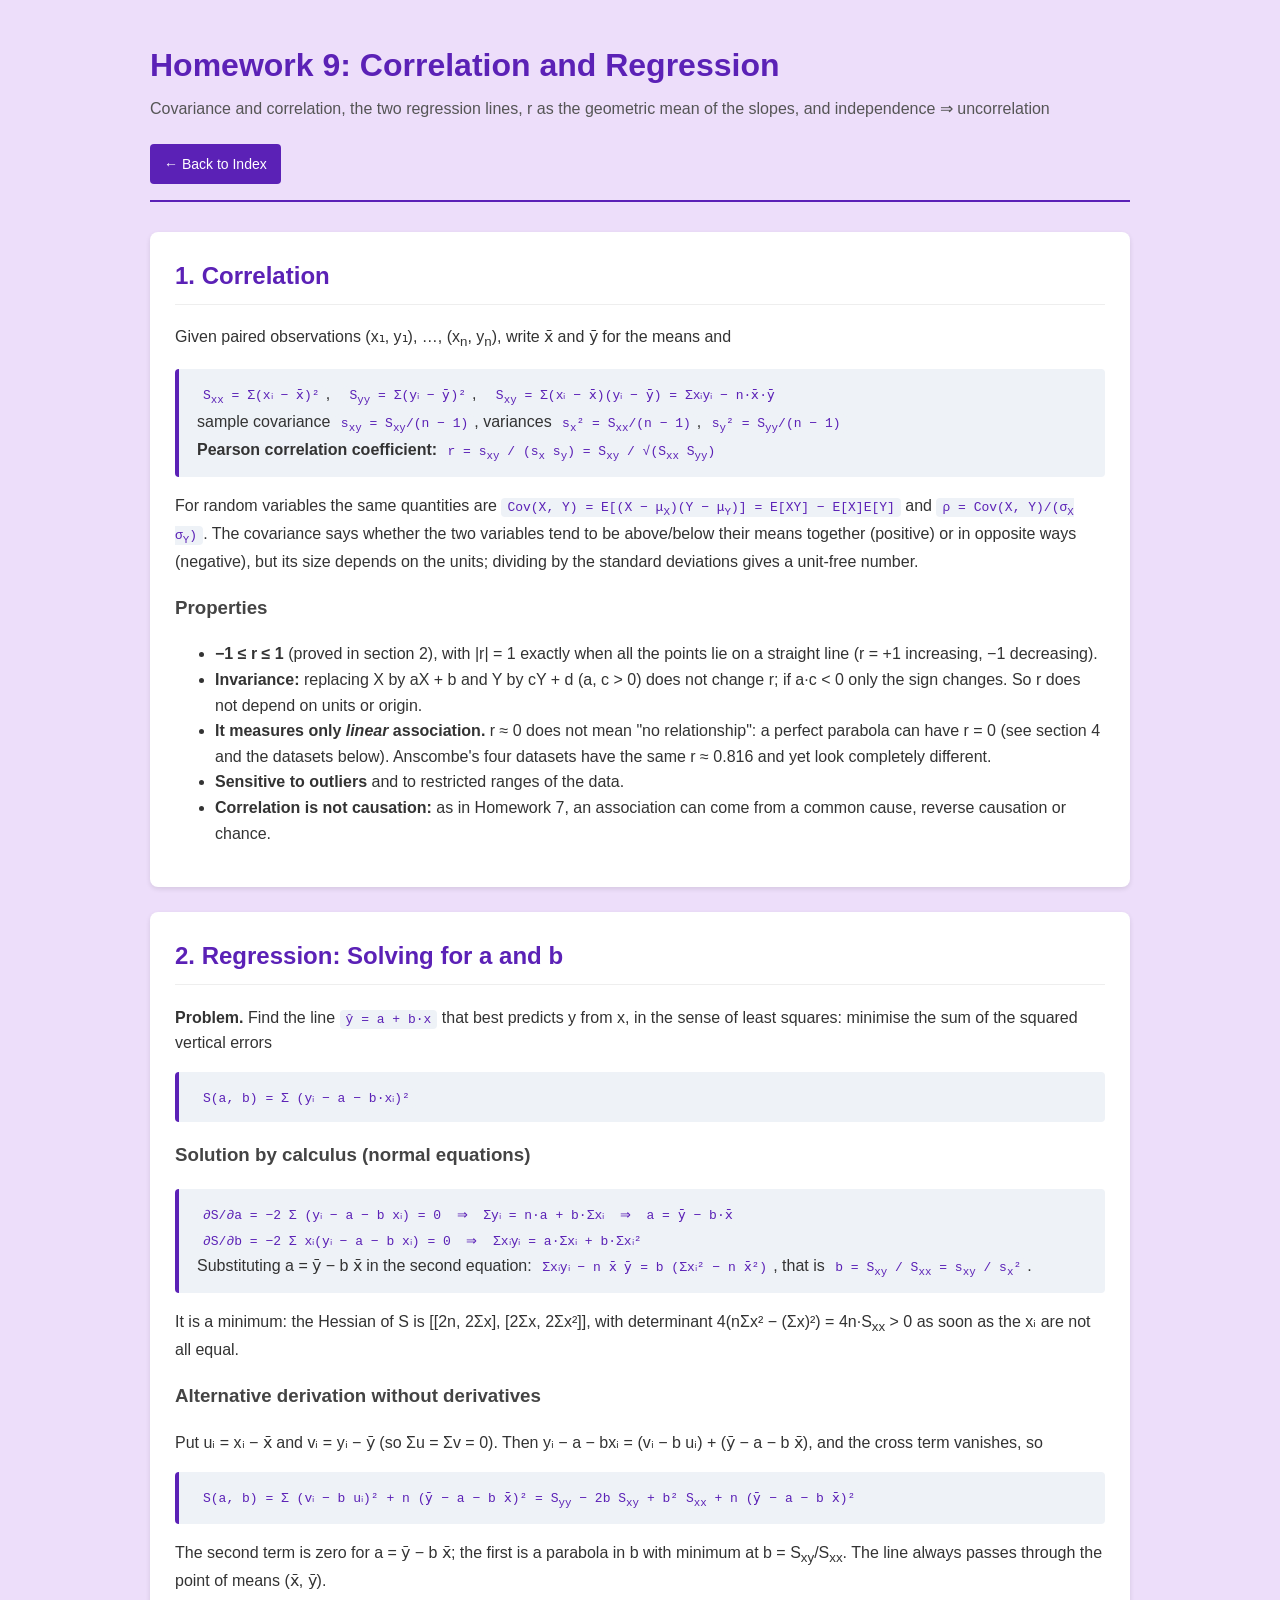
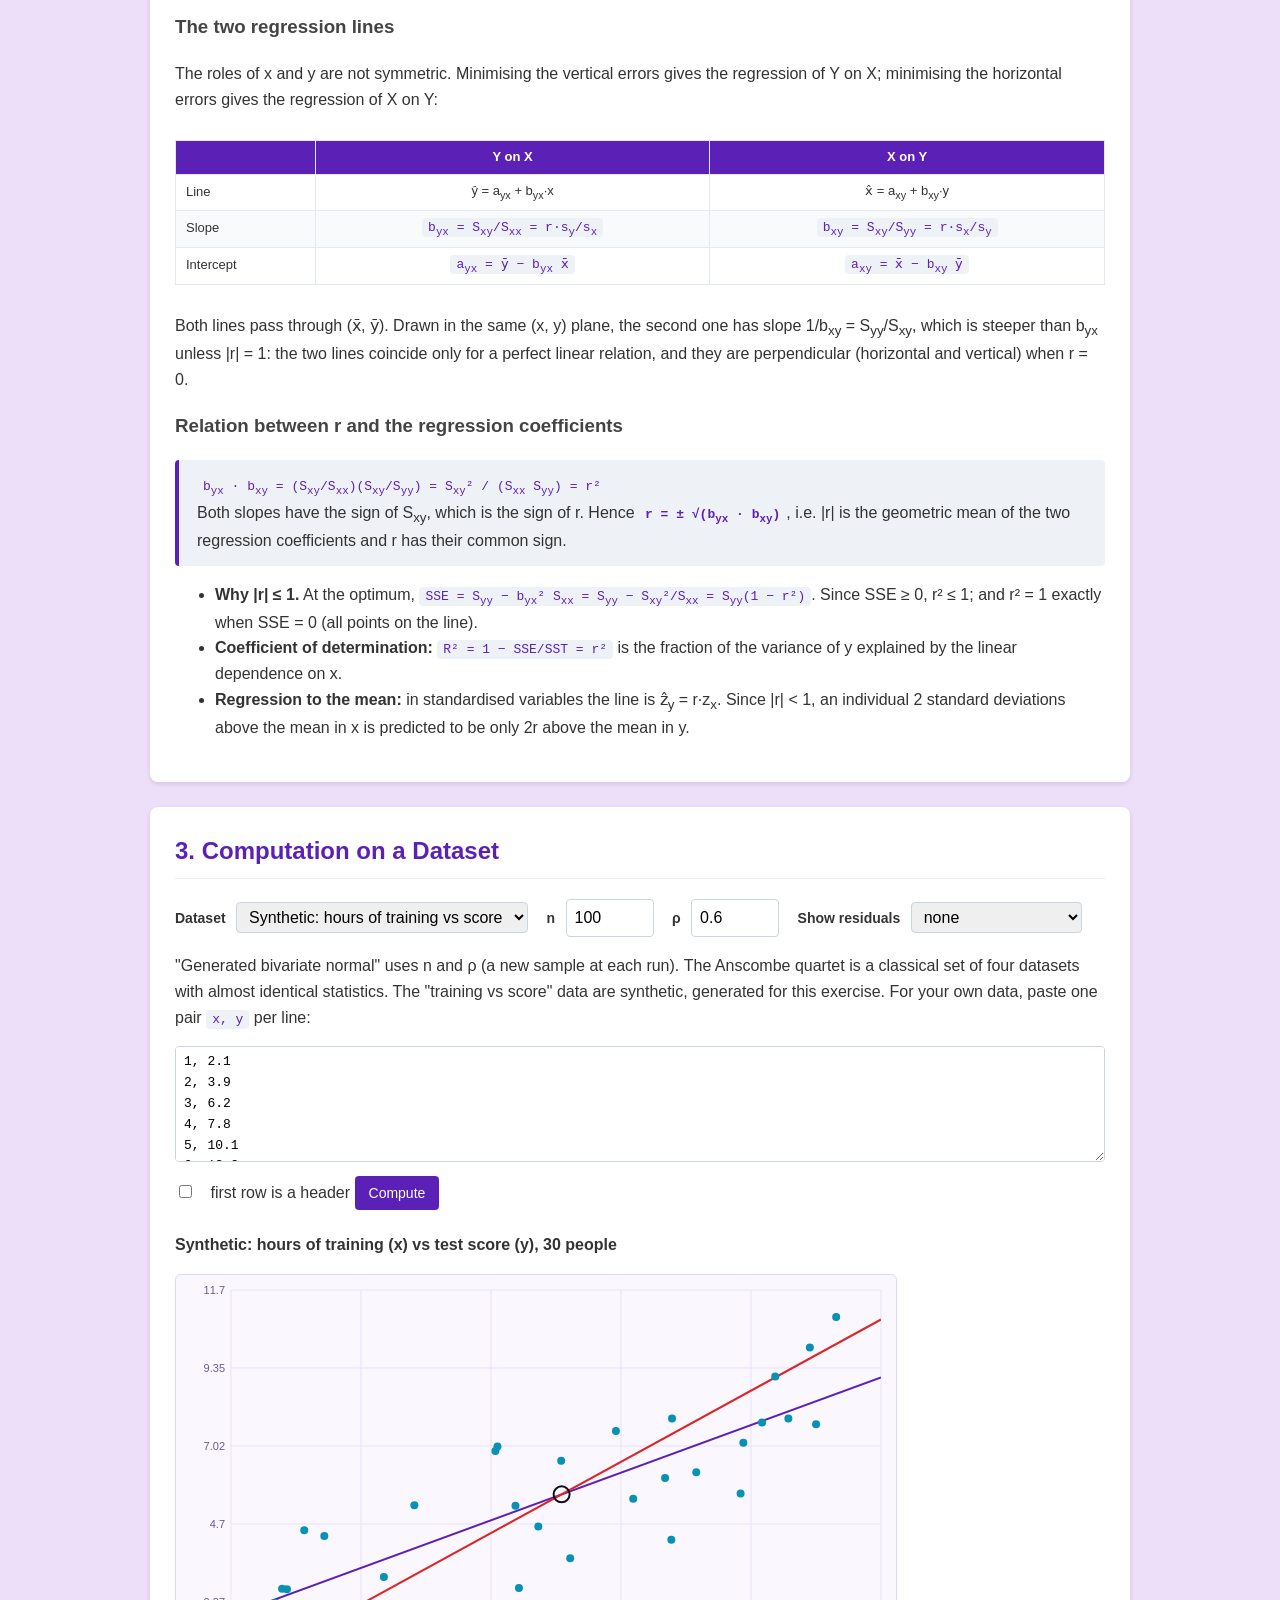
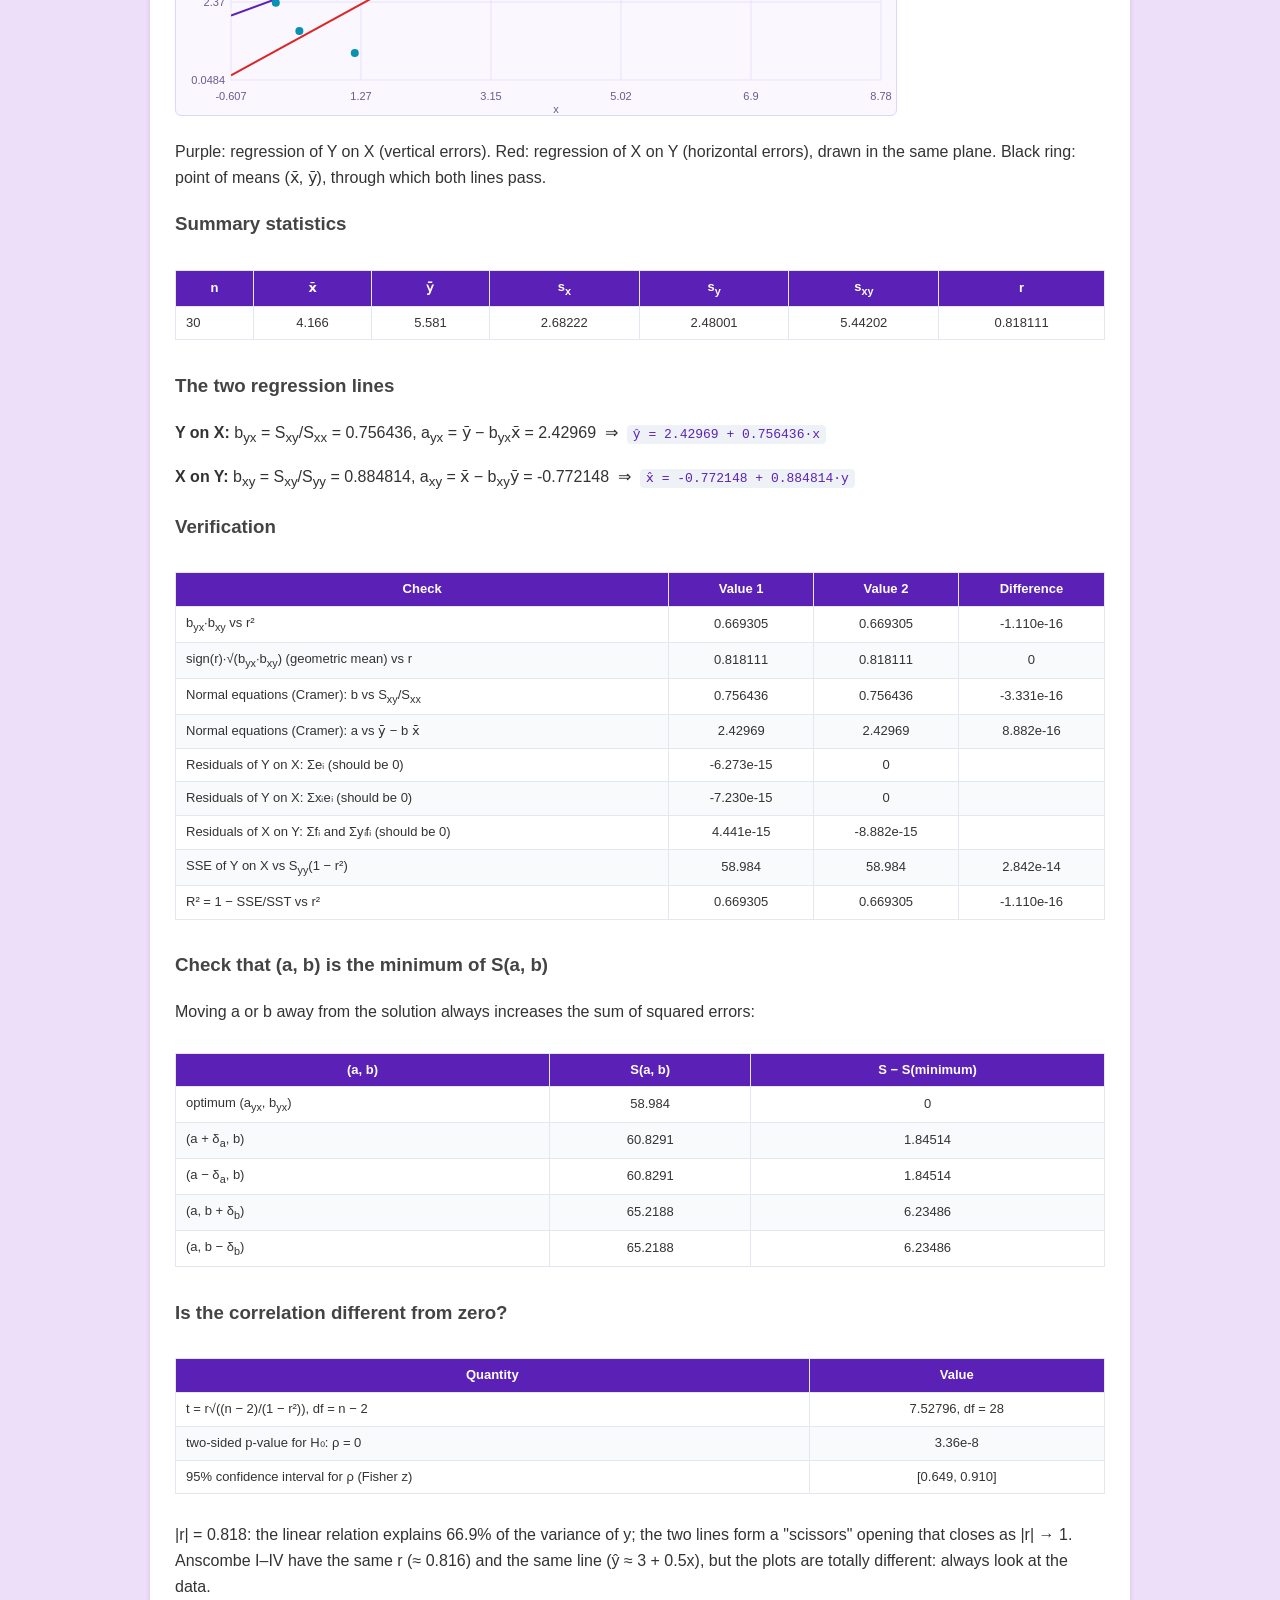
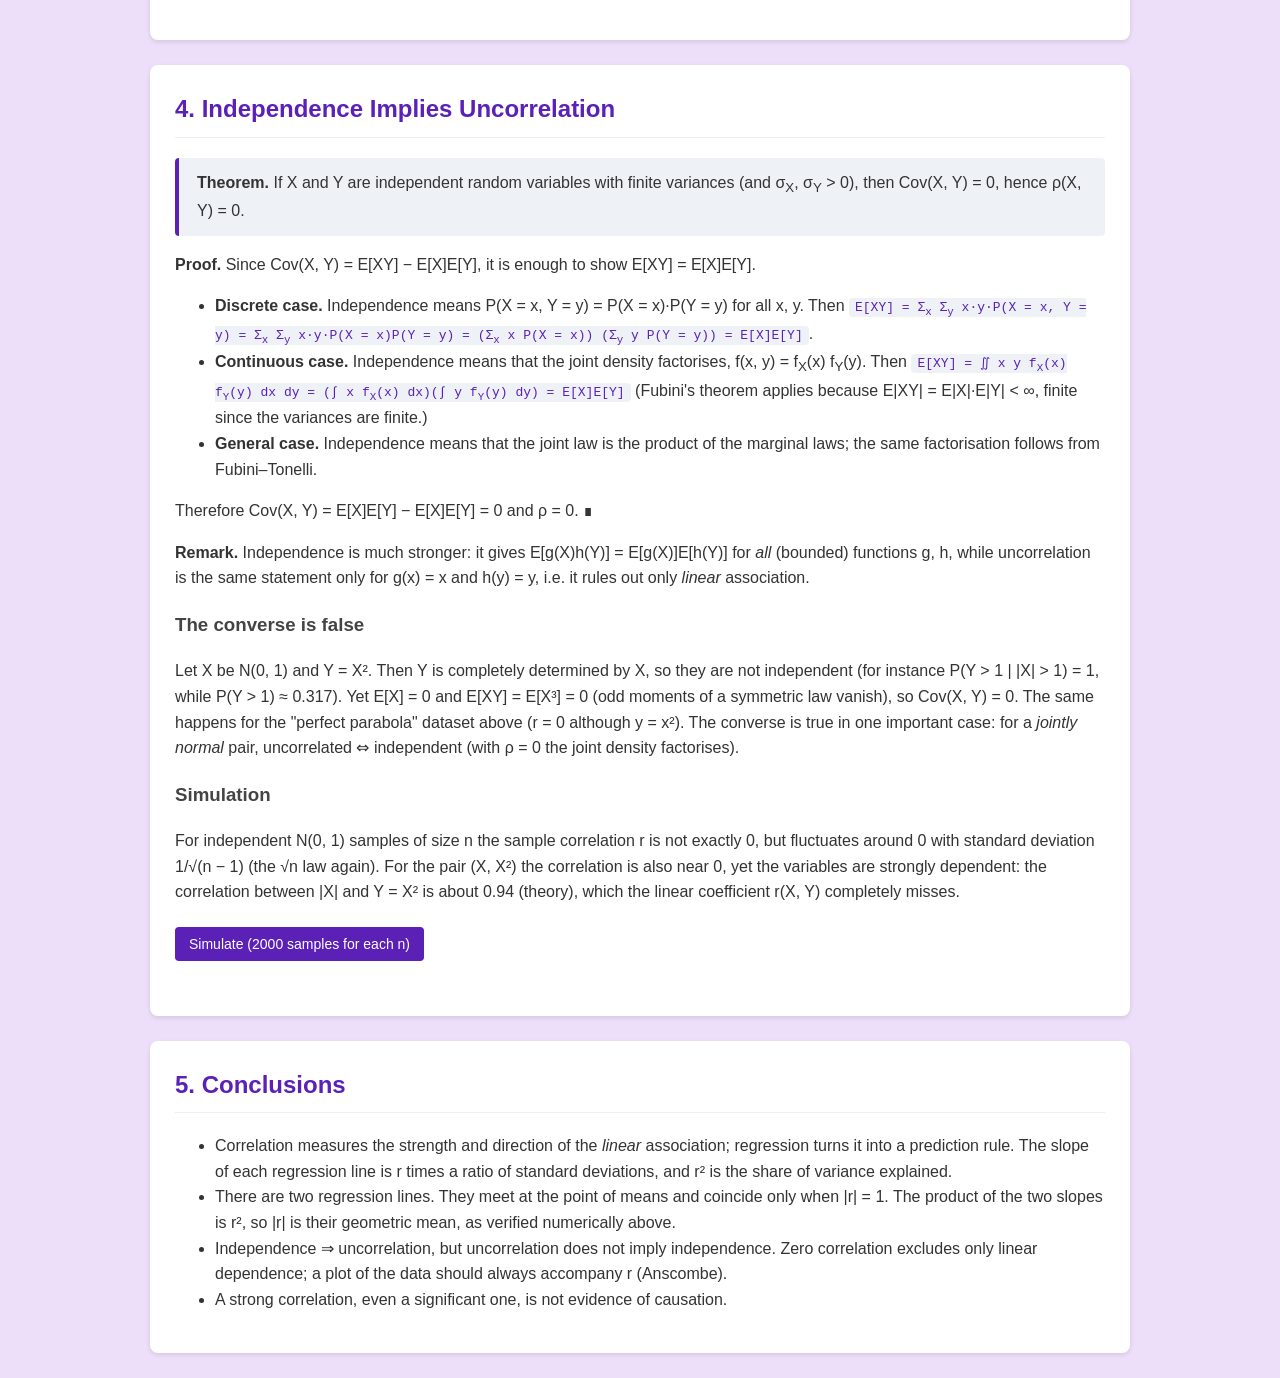
<file: homework9.html>
<!DOCTYPE html>
<html lang="en">
    <head>
        <meta charset="UTF-8">
        <meta name="viewport" content="width=device-width, initial-scale=1">
        <title>Homework 9 - Correlation and Regression</title>

        <style>
            body {
                font-family: Arial, sans-serif;
                line-height: 1.6;
                margin: 40px auto;
                max-width: 980px;
                background-color: #eddefa;
                color: #333;
                padding: 0 20px;
            }

            header {
                border-bottom: 2px solid #5b21b6;
                padding-bottom: 10px;
                margin-bottom: 30px;
            }

            header h1 {
                color: #5b21b6;
                margin-bottom: 5px;
            }

            header p {
                color: #555;
                margin-top: 0;
            }

            .card {
                background: #fff;
                padding: 25px;
                border-radius: 8px;
                box-shadow: 0 2px 5px rgba(0,0,0,0.1);
                margin-bottom: 25px;
            }

            .card h2 {
                color: #5b21b6;
                margin-top: 0;
                border-bottom: 1px solid #eee;
                padding-bottom: 8px;
            }

            .card h3 {
                color: #444;
            }

            .btn {
                display: inline-block;
                background: #5b21b6;
                color: #fff;
                padding: 9px 14px;
                text-decoration: none;
                border: 0;
                border-radius: 4px;
                margin: 6px 6px 6px 0;
                cursor: pointer;
                font-size: 14px;
            }

            .btn:hover {
                background: #6d28d9;
            }

            .btn:focus-visible,
            input:focus-visible,
            select:focus-visible,
            textarea:focus-visible {
                outline: 3px solid #a78bfa;
                outline-offset: 2px;
            }

            code {
                background: #eef2f7;
                padding: 2px 6px;
                border-radius: 4px;
                color: #5b21b6;
            }

            pre {
                background: #1e293b;
                color: #f8fafc;
                padding: 15px;
                border-radius: 6px;
                font-family: 'Courier New', monospace;
                font-size: 13px;
                overflow-x: auto;
                white-space: pre-wrap;
            }

            .controls label {
                display: inline-block;
                margin: 8px 6px 8px 0;
                font-weight: bold;
                font-size: 14px;
            }

            input,
            select,
            textarea {
                font: inherit;
                padding: 5px 8px;
                border: 1px solid #cbd5e1;
                border-radius: 4px;
                margin-right: 14px;
            }

            textarea {
                width: 100%;
                box-sizing: border-box;
                font-family: 'Courier New', monospace;
                font-size: 13px;
            }

            .table-wrap {
                overflow-x: auto;
            }

            table {
                border-collapse: collapse;
                margin: 12px 0;
                width: 100%;
            }

            th, td {
                border: 1px solid #e2e8f0;
                padding: 6px 10px;
                text-align: center;
                font-size: 13px;
            }

            th {
                background: #5b21b6;
                color: #fff;
            }

            td.l {
                text-align: left;
            }

            tr:nth-child(even) {
                background: #f8fafc;
            }

            td.ok { background: #dcfce7; }

            canvas {
                width: 100%;
                max-width: 720px;
                height: auto;
                background: #faf7ff;
                border: 1px solid #ddd6fe;
                border-radius: 6px;
            }

            .proof {
                background: #eef2f7;
                border-left: 4px solid #5b21b6;
                padding: 12px 18px;
                border-radius: 4px;
                margin: 14px 0;
            }
        </style>
    </head>
    <body>

        <header>
            <h1>Homework 9: Correlation and Regression</h1>
            <p>Covariance and correlation, the two regression lines, r as the geometric mean of the slopes, and independence ⇒ uncorrelation</p>
            <a href="index.html" class="btn">← Back to Index</a>
        </header>

        <!-- 1. CORRELATION -->
        <div class="card">
            <h2>1. Correlation</h2>
            <p>Given paired observations (x₁, y₁), …, (x<sub>n</sub>, y<sub>n</sub>), write x̄ and ȳ for the means and</p>
            <div class="proof">
                <code>S<sub>xx</sub> = Σ(xᵢ − x̄)²</code>, &nbsp; <code>S<sub>yy</sub> = Σ(yᵢ − ȳ)²</code>, &nbsp; <code>S<sub>xy</sub> = Σ(xᵢ − x̄)(yᵢ − ȳ) = Σxᵢyᵢ − n·x̄·ȳ</code><br>
                sample covariance <code>s<sub>xy</sub> = S<sub>xy</sub>/(n − 1)</code>, variances <code>s<sub>x</sub>² = S<sub>xx</sub>/(n − 1)</code>, <code>s<sub>y</sub>² = S<sub>yy</sub>/(n − 1)</code><br>
                <strong>Pearson correlation coefficient:</strong> <code>r = s<sub>xy</sub> / (s<sub>x</sub> s<sub>y</sub>) = S<sub>xy</sub> / √(S<sub>xx</sub> S<sub>yy</sub>)</code>
            </div>
            <p>For random variables the same quantities are <code>Cov(X, Y) = E[(X − μ<sub>X</sub>)(Y − μ<sub>Y</sub>)] = E[XY] − E[X]E[Y]</code> and <code>ρ = Cov(X, Y)/(σ<sub>X</sub> σ<sub>Y</sub>)</code>. The covariance says whether the two variables tend to be above/below their means together (positive) or in opposite ways (negative), but its size depends on the units; dividing by the standard deviations gives a unit-free number.</p>
            <h3>Properties</h3>
            <ul>
                <li><strong>−1 ≤ r ≤ 1</strong> (proved in section 2), with |r| = 1 exactly when all the points lie on a straight line (r = +1 increasing, −1 decreasing).</li>
                <li><strong>Invariance:</strong> replacing X by aX + b and Y by cY + d (a, c &gt; 0) does not change r; if a·c &lt; 0 only the sign changes. So r does not depend on units or origin.</li>
                <li><strong>It measures only <em>linear</em> association.</strong> r ≈ 0 does not mean "no relationship": a perfect parabola can have r = 0 (see section 4 and the datasets below). Anscombe's four datasets have the same r ≈ 0.816 and yet look completely different.</li>
                <li><strong>Sensitive to outliers</strong> and to restricted ranges of the data.</li>
                <li><strong>Correlation is not causation:</strong> as in Homework 7, an association can come from a common cause, reverse causation or chance.</li>
            </ul>
        </div>

        <!-- 2. REGRESSION -->
        <div class="card">
            <h2>2. Regression: Solving for a and b</h2>
            <p><strong>Problem.</strong> Find the line <code>ŷ = a + b·x</code> that best predicts y from x, in the sense of least squares: minimise the sum of the squared vertical errors</p>
            <div class="proof"><code>S(a, b) = Σ (yᵢ − a − b·xᵢ)²</code></div>
            <h3>Solution by calculus (normal equations)</h3>
            <div class="proof">
                <code>∂S/∂a = −2 Σ (yᵢ − a − b xᵢ) = 0 &nbsp;⇒&nbsp; Σyᵢ = n·a + b·Σxᵢ &nbsp;⇒&nbsp; a = ȳ − b·x̄</code><br>
                <code>∂S/∂b = −2 Σ xᵢ(yᵢ − a − b xᵢ) = 0 &nbsp;⇒&nbsp; Σxᵢyᵢ = a·Σxᵢ + b·Σxᵢ²</code><br>
                Substituting a = ȳ − b x̄ in the second equation: <code>Σxᵢyᵢ − n x̄ ȳ = b (Σxᵢ² − n x̄²)</code>, that is
                <code>b = S<sub>xy</sub> / S<sub>xx</sub> = s<sub>xy</sub> / s<sub>x</sub>²</code>.
            </div>
            <p>It is a minimum: the Hessian of S is [[2n, 2Σx], [2Σx, 2Σx²]], with determinant 4(nΣx² − (Σx)²) = 4n·S<sub>xx</sub> &gt; 0 as soon as the xᵢ are not all equal.</p>
            <h3>Alternative derivation without derivatives</h3>
            <p>Put uᵢ = xᵢ − x̄ and vᵢ = yᵢ − ȳ (so Σu = Σv = 0). Then yᵢ − a − bxᵢ = (vᵢ − b uᵢ) + (ȳ − a − b x̄), and the cross term vanishes, so</p>
            <div class="proof"><code>S(a, b) = Σ (vᵢ − b uᵢ)² + n (ȳ − a − b x̄)² = S<sub>yy</sub> − 2b S<sub>xy</sub> + b² S<sub>xx</sub> + n (ȳ − a − b x̄)²</code></div>
            <p>The second term is zero for a = ȳ − b x̄; the first is a parabola in b with minimum at b = S<sub>xy</sub>/S<sub>xx</sub>. The line always passes through the point of means (x̄, ȳ).</p>

            <h3>The two regression lines</h3>
            <p>The roles of x and y are not symmetric. Minimising the vertical errors gives the regression of Y on X; minimising the horizontal errors gives the regression of X on Y:</p>
            <div class="table-wrap"><table>
                <thead><tr><th></th><th>Y on X</th><th>X on Y</th></tr></thead>
                <tbody>
                    <tr><td class="l">Line</td><td>ŷ = a<sub>yx</sub> + b<sub>yx</sub>·x</td><td>x̂ = a<sub>xy</sub> + b<sub>xy</sub>·y</td></tr>
                    <tr><td class="l">Slope</td><td><code>b<sub>yx</sub> = S<sub>xy</sub>/S<sub>xx</sub> = r·s<sub>y</sub>/s<sub>x</sub></code></td><td><code>b<sub>xy</sub> = S<sub>xy</sub>/S<sub>yy</sub> = r·s<sub>x</sub>/s<sub>y</sub></code></td></tr>
                    <tr><td class="l">Intercept</td><td><code>a<sub>yx</sub> = ȳ − b<sub>yx</sub> x̄</code></td><td><code>a<sub>xy</sub> = x̄ − b<sub>xy</sub> ȳ</code></td></tr>
                </tbody>
            </table></div>
            <p>Both lines pass through (x̄, ȳ). Drawn in the same (x, y) plane, the second one has slope 1/b<sub>xy</sub> = S<sub>yy</sub>/S<sub>xy</sub>, which is steeper than b<sub>yx</sub> unless |r| = 1: the two lines coincide only for a perfect linear relation, and they are perpendicular (horizontal and vertical) when r = 0.</p>

            <h3>Relation between r and the regression coefficients</h3>
            <div class="proof">
                <code>b<sub>yx</sub> · b<sub>xy</sub> = (S<sub>xy</sub>/S<sub>xx</sub>)(S<sub>xy</sub>/S<sub>yy</sub>) = S<sub>xy</sub>² / (S<sub>xx</sub> S<sub>yy</sub>) = r²</code><br>
                Both slopes have the sign of S<sub>xy</sub>, which is the sign of r. Hence <strong><code>r = ± √(b<sub>yx</sub> · b<sub>xy</sub>)</code></strong>, i.e. |r| is the geometric mean of the two regression coefficients and r has their common sign.
            </div>
            <ul>
                <li><strong>Why |r| ≤ 1.</strong> At the optimum, <code>SSE = S<sub>yy</sub> − b<sub>yx</sub>² S<sub>xx</sub> = S<sub>yy</sub> − S<sub>xy</sub>²/S<sub>xx</sub> = S<sub>yy</sub>(1 − r²)</code>. Since SSE ≥ 0, r² ≤ 1; and r² = 1 exactly when SSE = 0 (all points on the line).</li>
                <li><strong>Coefficient of determination:</strong> <code>R² = 1 − SSE/SST = r²</code> is the fraction of the variance of y explained by the linear dependence on x.</li>
                <li><strong>Regression to the mean:</strong> in standardised variables the line is ẑ<sub>y</sub> = r·z<sub>x</sub>. Since |r| &lt; 1, an individual 2 standard deviations above the mean in x is predicted to be only 2r above the mean in y.</li>
            </ul>
        </div>

        <!-- 3. INTERACTIVE -->
        <div class="card">
            <h2>3. Computation on a Dataset</h2>
            <div class="controls">
                <label for="ds">Dataset</label>
                <select id="ds">
                    <option value="an1">Anscombe I</option>
                    <option value="an2">Anscombe II (curved)</option>
                    <option value="an3">Anscombe III (one outlier)</option>
                    <option value="an4">Anscombe IV (one leverage point)</option>
                    <option value="lin" selected>Synthetic: hours of training vs score</option>
                    <option value="quad">Perfect parabola y = x² (r = 0)</option>
                    <option value="gen">Generated bivariate normal</option>
                    <option value="custom">Custom data (below)</option>
                </select>
                <label for="gn">n</label>
                <input id="gn" type="number" min="5" max="2000" value="100" style="width:70px">
                <label for="grho">ρ</label>
                <input id="grho" type="number" min="-1" max="1" step="0.1" value="0.6" style="width:70px">
                <label for="resid">Show residuals</label>
                <select id="resid">
                    <option value="none">none</option>
                    <option value="v">vertical (Y on X)</option>
                    <option value="h">horizontal (X on Y)</option>
                </select>
            </div>
            <p>"Generated bivariate normal" uses n and ρ (a new sample at each run). The Anscombe quartet is a classical set of four datasets with almost identical statistics. The "training vs score" data are synthetic, generated for this exercise. For your own data, paste one pair <code>x, y</code> per line:</p>
            <textarea id="raw" rows="5">1, 2.1
2, 3.9
3, 6.2
4, 7.8
5, 10.1
6, 12.2
7, 13.8
8, 16.1</textarea>
            <label><input type="checkbox" id="hdr"> first row is a header</label>
            <button class="btn" id="b-run">Compute</button>
            <p id="ds-info"></p>

            <canvas id="cv" width="720" height="440"></canvas>
            <p>Purple: regression of Y on X (vertical errors). Red: regression of X on Y (horizontal errors), drawn in the same plane. Black ring: point of means (x̄, ȳ), through which both lines pass.</p>

            <h3>Summary statistics</h3>
            <div class="table-wrap"><table id="t-sum"></table></div>
            <h3>The two regression lines</h3>
            <div id="lines"></div>
            <h3>Verification</h3>
            <div class="table-wrap"><table id="t-ver"></table></div>
            <h3>Check that (a, b) is the minimum of S(a, b)</h3>
            <p>Moving a or b away from the solution always increases the sum of squared errors:</p>
            <div class="table-wrap"><table id="t-pert"></table></div>
            <h3>Is the correlation different from zero?</h3>
            <div class="table-wrap"><table id="t-inf"></table></div>
            <p id="comment"></p>
        </div>

        <!-- 4. PROOF -->
        <div class="card">
            <h2>4. Independence Implies Uncorrelation</h2>
            <div class="proof"><strong>Theorem.</strong> If X and Y are independent random variables with finite variances (and σ<sub>X</sub>, σ<sub>Y</sub> &gt; 0), then Cov(X, Y) = 0, hence ρ(X, Y) = 0.</div>
            <p><strong>Proof.</strong> Since Cov(X, Y) = E[XY] − E[X]E[Y], it is enough to show E[XY] = E[X]E[Y].</p>
            <ul>
                <li><strong>Discrete case.</strong> Independence means P(X = x, Y = y) = P(X = x)·P(Y = y) for all x, y. Then
                    <code>E[XY] = Σ<sub>x</sub> Σ<sub>y</sub> x·y·P(X = x, Y = y) = Σ<sub>x</sub> Σ<sub>y</sub> x·y·P(X = x)P(Y = y) = (Σ<sub>x</sub> x P(X = x)) (Σ<sub>y</sub> y P(Y = y)) = E[X]E[Y]</code>.</li>
                <li><strong>Continuous case.</strong> Independence means that the joint density factorises, f(x, y) = f<sub>X</sub>(x) f<sub>Y</sub>(y). Then
                    <code>E[XY] = ∬ x y f<sub>X</sub>(x) f<sub>Y</sub>(y) dx dy = (∫ x f<sub>X</sub>(x) dx)(∫ y f<sub>Y</sub>(y) dy) = E[X]E[Y]</code>
                    (Fubini's theorem applies because E|XY| = E|X|·E|Y| &lt; ∞, finite since the variances are finite.)</li>
                <li><strong>General case.</strong> Independence means that the joint law is the product of the marginal laws; the same factorisation follows from Fubini–Tonelli.</li>
            </ul>
            <p>Therefore Cov(X, Y) = E[X]E[Y] − E[X]E[Y] = 0 and ρ = 0. ∎</p>
            <p><strong>Remark.</strong> Independence is much stronger: it gives E[g(X)h(Y)] = E[g(X)]E[h(Y)] for <em>all</em> (bounded) functions g, h, while uncorrelation is the same statement only for g(x) = x and h(y) = y, i.e. it rules out only <em>linear</em> association.</p>

            <h3>The converse is false</h3>
            <p>Let X be N(0, 1) and Y = X². Then Y is completely determined by X, so they are not independent (for instance P(Y &gt; 1 | |X| &gt; 1) = 1, while P(Y &gt; 1) ≈ 0.317). Yet E[X] = 0 and E[XY] = E[X³] = 0 (odd moments of a symmetric law vanish), so Cov(X, Y) = 0. The same happens for the "perfect parabola" dataset above (r = 0 although y = x²). The converse is true in one important case: for a <em>jointly normal</em> pair, uncorrelated ⇔ independent (with ρ = 0 the joint density factorises).</p>

            <h3>Simulation</h3>
            <p>For independent N(0, 1) samples of size n the sample correlation r is not exactly 0, but fluctuates around 0 with standard deviation 1/√(n − 1) (the √n law again). For the pair (X, X²) the correlation is also near 0, yet the variables are strongly dependent: the correlation between |X| and Y = X² is about 0.94 (theory), which the linear coefficient r(X, Y) completely misses.</p>
            <button class="btn" id="b-sim">Simulate (2000 samples for each n)</button>
            <div class="table-wrap"><table id="t-sim"></table></div>
        </div>

        <!-- 5. CONCLUSIONS -->
        <div class="card">
            <h2>5. Conclusions</h2>
            <ul>
                <li>Correlation measures the strength and direction of the <em>linear</em> association; regression turns it into a prediction rule. The slope of each regression line is r times a ratio of standard deviations, and r² is the share of variance explained.</li>
                <li>There are two regression lines. They meet at the point of means and coincide only when |r| = 1. The product of the two slopes is r², so |r| is their geometric mean, as verified numerically above.</li>
                <li>Independence ⇒ uncorrelation, but uncorrelation does not imply independence. Zero correlation excludes only linear dependence; a plot of the data should always accompany r (Anscombe).</li>
                <li>A strong correlation, even a significant one, is not evidence of causation.</li>
            </ul>
        </div>

        <script>
            const $ = id => document.getElementById(id);
            const g = x => !isFinite(x) ? String(x) : x === 0 ? '0' : (Math.abs(x) < 1e-3 || Math.abs(x) >= 1e6) ? x.toExponential(3) : String(+x.toPrecision(6));

            function table(id, head, rows) {
                $(id).innerHTML = '<thead><tr>' + head.map(h => `<th>${h}</th>`).join('') + '</tr></thead><tbody>' +
                    rows.map(r => '<tr>' + r.map((c, k) => `<td class="${k === 0 ? 'l' : ''}">${c}</td>`).join('') + '</tr>').join('') + '</tbody>';
            }

            function randn() {
                const u = 1 - Math.random(), v = Math.random();
                return Math.sqrt(-2 * Math.log(u)) * Math.cos(2 * Math.PI * v);
            }

            /* ---------- special functions for the p-value of r ---------- */
            function lgamma(x) {
                const c = [0.99999999999980993, 676.5203681218851, -1259.1392167224028, 771.32342877765313, -176.61502916214059, 12.507343278686905, -0.13857109526572012, 9.9843695780195716e-6, 1.5056327351493116e-7];
                if (x < 0.5) return Math.log(Math.PI / Math.sin(Math.PI * x)) - lgamma(1 - x);
                x -= 1;
                let a = c[0];
                const t = x + 7.5;
                for (let i = 1; i < 9; i++) a += c[i] / (x + i);
                return 0.5 * Math.log(2 * Math.PI) + (x + 0.5) * Math.log(t) - t + Math.log(a);
            }

            function betacf(a, b, x) {
                const tiny = 1e-300, qab = a + b, qap = a + 1, qam = a - 1;
                let c = 1, d = 1 - qab * x / qap;
                if (Math.abs(d) < tiny) d = tiny;
                d = 1 / d;
                let h = d;
                for (let m = 1; m <= 300; m++) {
                    const m2 = 2 * m;
                    let aa = m * (b - m) * x / ((qam + m2) * (a + m2));
                    d = 1 + aa * d; if (Math.abs(d) < tiny) d = tiny;
                    c = 1 + aa / c; if (Math.abs(c) < tiny) c = tiny;
                    d = 1 / d; h *= d * c;
                    aa = -(a + m) * (qab + m) * x / ((a + m2) * (qap + m2));
                    d = 1 + aa * d; if (Math.abs(d) < tiny) d = tiny;
                    c = 1 + aa / c; if (Math.abs(c) < tiny) c = tiny;
                    d = 1 / d;
                    const del = d * c;
                    h *= del;
                    if (Math.abs(del - 1) < 3e-14) break;
                }
                return h;
            }

            function betaCdf(x, a, b) {
                if (x <= 0) return 0;
                if (x >= 1) return 1;
                const bt = Math.exp(lgamma(a + b) - lgamma(a) - lgamma(b) + a * Math.log(x) + b * Math.log(1 - x));
                return x < (a + 1) / (a + b + 2) ? bt * betacf(a, b, x) / a : 1 - bt * betacf(b, a, 1 - x) / b;
            }

            /* ---------- datasets ---------- */
            const AX = [10, 8, 13, 9, 11, 14, 6, 4, 12, 7, 5];
            const DS = {
                an1: { name: 'Anscombe I', x: AX, y: [8.04, 6.95, 7.58, 8.81, 8.33, 9.96, 7.24, 4.26, 10.84, 4.82, 5.68] },
                an2: { name: 'Anscombe II', x: AX, y: [9.14, 8.14, 8.74, 8.77, 9.26, 8.10, 6.13, 3.10, 9.13, 7.26, 4.74] },
                an3: { name: 'Anscombe III', x: AX, y: [7.46, 6.77, 12.74, 7.11, 7.81, 8.84, 6.08, 5.39, 8.15, 6.42, 5.73] },
                an4: { name: 'Anscombe IV', x: [8, 8, 8, 8, 8, 8, 8, 19, 8, 8, 8], y: [6.58, 5.76, 7.71, 8.84, 8.47, 7.04, 5.25, 12.50, 5.56, 7.91, 6.89] }
            };

            (function () {                       // synthetic data with a fixed seed (reproducible)
                let seed = 12345;
                const rnd = () => (seed = (seed * 1664525 + 1013904223) % 4294967296) / 4294967296;
                const x = [], y = [];
                for (let i = 0; i < 30; i++) {
                    const xi = 10 * rnd();
                    let noise = -6;
                    for (let k = 0; k < 12; k++) noise += rnd();
                    x.push(+xi.toFixed(2)); y.push(+(2 + 0.8 * xi + 1.5 * noise).toFixed(2));
                }
                DS.lin = { name: 'Synthetic: hours of training (x) vs test score (y), 30 people', x, y };
                const xq = Array.from({ length: 25 }, (_, i) => -3 + 0.25 * i);
                DS.quad = { name: 'Perfect parabola y = x² on [−3, 3]', x: xq, y: xq.map(v => v * v) };
            })();

            function getData() {
                const key = $('ds').value;
                if (key === 'gen') {
                    const n = Math.min(2000, Math.max(5, +$('gn').value || 100)), rho = Math.min(1, Math.max(-1, +$('grho').value || 0));
                    const x = [], y = [];
                    for (let i = 0; i < n; i++) {
                        const z1 = randn(), z2 = randn();
                        x.push(50 + 10 * z1);
                        y.push(50 + 10 * (rho * z1 + Math.sqrt(1 - rho * rho) * z2));
                    }
                    return { name: `Generated bivariate normal, n = ${n}, ρ = ${rho}`, x, y };
                }
                if (key === 'custom') {
                    let lines = $('raw').value.split(/\r?\n/).map(l => l.trim()).filter(l => l);
                    if ($('hdr').checked) lines = lines.slice(1);
                    const pts = lines.map(l => l.split(/[,;\t ]+/).map(Number)).filter(p => p.length >= 2 && isFinite(p[0]) && isFinite(p[1]));
                    return { name: `Custom data (${pts.length} points)`, x: pts.map(p => p[0]), y: pts.map(p => p[1]) };
                }
                return DS[key];
            }

            /* ---------- statistics ---------- */
            function stats(x, y) {
                const n = x.length;
                const mx = x.reduce((a, b) => a + b, 0) / n, my = y.reduce((a, b) => a + b, 0) / n;
                let Sxx = 0, Syy = 0, Sxy = 0;
                for (let i = 0; i < n; i++) { Sxx += (x[i] - mx) ** 2; Syy += (y[i] - my) ** 2; Sxy += (x[i] - mx) * (y[i] - my); }
                const r = Sxy / Math.sqrt(Sxx * Syy);
                const byx = Sxy / Sxx, bxy = Sxy / Syy;
                return { n, mx, my, Sxx, Syy, Sxy, r, byx, bxy, ayx: my - byx * mx, axy: mx - bxy * my };
            }

            const corr = (x, y) => stats(x, y).r;

            /* ---------- plot ---------- */
            function plot(cv, x, y, s, mode) {
                const ctx = cv.getContext('2d');
                const W = cv.width, H = cv.height, L = 55, R = 15, T = 15, B = 35;
                let x0 = Math.min(...x), x1 = Math.max(...x), y0 = Math.min(...y), y1 = Math.max(...y);
                const px = (x1 - x0) * 0.08 || 1, py = (y1 - y0) * 0.08 || 1;
                x0 -= px; x1 += px; y0 -= py; y1 += py;
                const X = v => L + (v - x0) / (x1 - x0) * (W - L - R), Y = v => T + (y1 - v) / (y1 - y0) * (H - T - B);

                ctx.clearRect(0, 0, W, H);
                ctx.font = '11px Arial'; ctx.fillStyle = '#6b5a8f'; ctx.strokeStyle = '#e9e1fb';
                for (let k = 0; k <= 5; k++) {
                    const xv = x0 + (x1 - x0) * k / 5, yv = y0 + (y1 - y0) * k / 5;
                    ctx.beginPath(); ctx.moveTo(X(xv), T); ctx.lineTo(X(xv), H - B); ctx.stroke();
                    ctx.beginPath(); ctx.moveTo(L, Y(yv)); ctx.lineTo(W - R, Y(yv)); ctx.stroke();
                    ctx.textAlign = 'center'; ctx.fillText(g(+xv.toPrecision(3)), X(xv), H - 15);
                    ctx.textAlign = 'right'; ctx.fillText(g(+yv.toPrecision(3)), L - 6, Y(yv) + 4);
                }
                ctx.textAlign = 'center'; ctx.fillText('x', (L + W - R) / 2, H - 2);

                ctx.save();
                ctx.beginPath(); ctx.rect(L, T, W - L - R, H - T - B); ctx.clip();

                // residual segments
                if (mode !== 'none') {
                    ctx.strokeStyle = mode === 'v' ? 'rgba(91,33,182,0.45)' : 'rgba(220,38,38,0.45)';
                    x.forEach((xi, i) => {
                        ctx.beginPath(); ctx.moveTo(X(xi), Y(y[i]));
                        if (mode === 'v') ctx.lineTo(X(xi), Y(s.ayx + s.byx * xi)); else ctx.lineTo(X(s.axy + s.bxy * y[i]), Y(y[i]));
                        ctx.stroke();
                    });
                }

                // regression line of Y on X
                ctx.lineWidth = 2; ctx.strokeStyle = '#5b21b6';
                ctx.beginPath(); ctx.moveTo(X(x0), Y(s.ayx + s.byx * x0)); ctx.lineTo(X(x1), Y(s.ayx + s.byx * x1)); ctx.stroke();

                // regression line of X on Y, drawn as y = (x - a_xy)/b_xy (vertical if r = 0)
                ctx.strokeStyle = '#dc2626';
                ctx.beginPath();
                if (Math.abs(s.r) < 1e-12) { ctx.moveTo(X(s.mx), Y(y0)); ctx.lineTo(X(s.mx), Y(y1)); }
                else { ctx.moveTo(X(x0), Y((x0 - s.axy) / s.bxy)); ctx.lineTo(X(x1), Y((x1 - s.axy) / s.bxy)); }
                ctx.stroke();
                ctx.lineWidth = 1;

                // points and mean
                ctx.fillStyle = '#0891b2';
                x.forEach((xi, i) => { ctx.beginPath(); ctx.arc(X(xi), Y(y[i]), x.length > 300 ? 2 : 4, 0, 7); ctx.fill(); });
                ctx.strokeStyle = '#111'; ctx.lineWidth = 2;
                ctx.beginPath(); ctx.arc(X(s.mx), Y(s.my), 8, 0, 7); ctx.stroke();
                ctx.restore();
            }

            /* ---------- main computation ---------- */
            function run() {
                const D = getData();
                if (!D || D.x.length < 3) { $('ds-info').innerHTML = '<code>At least 3 points are needed.</code>'; return; }
                const x = D.x, y = D.y, s = stats(x, y), n = s.n;
                if (!(s.Sxx > 0 && s.Syy > 0)) { $('ds-info').innerHTML = '<code>x or y is constant: the correlation is undefined.</code>'; return; }
                $('ds-info').innerHTML = `<strong>${D.name}</strong>`;

                plot($('cv'), x, y, s, $('resid').value);

                table('t-sum', ['n', 'x̄', 'ȳ', 's<sub>x</sub>', 's<sub>y</sub>', 's<sub>xy</sub>', 'r'],
                    [[n, g(s.mx), g(s.my), g(Math.sqrt(s.Sxx / (n - 1))), g(Math.sqrt(s.Syy / (n - 1))), g(s.Sxy / (n - 1)), g(s.r)]]);

                $('lines').innerHTML =
                    `<p><strong>Y on X:</strong> b<sub>yx</sub> = S<sub>xy</sub>/S<sub>xx</sub> = ${g(s.byx)}, a<sub>yx</sub> = ȳ − b<sub>yx</sub>x̄ = ${g(s.ayx)} &nbsp;⇒&nbsp; <code>ŷ = ${g(s.ayx)} + ${g(s.byx)}·x</code></p>` +
                    `<p><strong>X on Y:</strong> b<sub>xy</sub> = S<sub>xy</sub>/S<sub>yy</sub> = ${g(s.bxy)}, a<sub>xy</sub> = x̄ − b<sub>xy</sub>ȳ = ${g(s.axy)} &nbsp;⇒&nbsp; <code>x̂ = ${g(s.axy)} + ${g(s.bxy)}·y</code></p>`;

                // verification
                const prod = s.byx * s.bxy, gm = Math.sign(s.r) * Math.sqrt(prod);
                const resY = x.map((xi, i) => y[i] - s.ayx - s.byx * xi), resX = y.map((yi, i) => x[i] - s.axy - s.bxy * yi);
                const sum = a => a.reduce((p, q) => p + q, 0);
                const SSE = sum(resY.map(e => e * e)), SST = s.Syy;
                // normal equations solved with Cramer's rule (textbook formulas)
                const Sx = sum(x), Sy = sum(y), Sxx2 = sum(x.map(v => v * v)), Sxy2 = sum(x.map((v, i) => v * y[i]));
                const Dt = n * Sxx2 - Sx * Sx, bC = (n * Sxy2 - Sx * Sy) / Dt, aC = (Sy * Sxx2 - Sx * Sxy2) / Dt;

                table('t-ver', ['Check', 'Value 1', 'Value 2', 'Difference'], [
                    ['b<sub>yx</sub>·b<sub>xy</sub>  vs  r²', g(prod), g(s.r * s.r), g(prod - s.r * s.r)],
                    ['sign(r)·√(b<sub>yx</sub>·b<sub>xy</sub>)  (geometric mean)  vs  r', g(gm), g(s.r), g(gm - s.r)],
                    ['Normal equations (Cramer): b  vs  S<sub>xy</sub>/S<sub>xx</sub>', g(bC), g(s.byx), g(bC - s.byx)],
                    ['Normal equations (Cramer): a  vs  ȳ − b x̄', g(aC), g(s.ayx), g(aC - s.ayx)],
                    ['Residuals of Y on X: Σeᵢ  (should be 0)', g(sum(resY)), '0', ''],
                    ['Residuals of Y on X: Σxᵢeᵢ  (should be 0)', g(sum(resY.map((e, i) => e * x[i]))), '0', ''],
                    ['Residuals of X on Y: Σfᵢ and Σyᵢfᵢ  (should be 0)', g(sum(resX)), g(sum(resX.map((e, i) => e * y[i]))), ''],
                    ['SSE of Y on X  vs  S<sub>yy</sub>(1 − r²)', g(SSE), g(SST * (1 - s.r * s.r)), g(SSE - SST * (1 - s.r * s.r))],
                    ['R² = 1 − SSE/SST  vs  r²', g(1 - SSE / SST), g(s.r * s.r), g(1 - SSE / SST - s.r * s.r)]
                ]);

                // perturbation of (a, b)
                const sse = (a, b) => sum(x.map((xi, i) => (y[i] - a - b * xi) ** 2));
                const da = 0.1 * Math.sqrt(s.Syy / (n - 1)), db = 0.1 * Math.sqrt(s.Syy / s.Sxx);
                const base = sse(s.ayx, s.byx);
                table('t-pert', ['(a, b)', 'S(a, b)', 'S − S(minimum)'],
                    [['optimum (a<sub>yx</sub>, b<sub>yx</sub>)', g(base), '0'],
                        ['(a + δ<sub>a</sub>, b)', g(sse(s.ayx + da, s.byx)), g(sse(s.ayx + da, s.byx) - base)],
                        ['(a − δ<sub>a</sub>, b)', g(sse(s.ayx - da, s.byx)), g(sse(s.ayx - da, s.byx) - base)],
                        ['(a, b + δ<sub>b</sub>)', g(sse(s.ayx, s.byx + db)), g(sse(s.ayx, s.byx + db) - base)],
                        ['(a, b − δ<sub>b</sub>)', g(sse(s.ayx, s.byx - db)), g(sse(s.ayx, s.byx - db) - base)]]);

                // inference on r
                const df = n - 2, tt = s.r * Math.sqrt(df / (1 - s.r * s.r));
                const pv = Math.abs(s.r) >= 1 ? 0 : betaCdf(df / (df + tt * tt), df / 2, 0.5);
                let ci = '—';
                if (n > 3 && Math.abs(s.r) < 1) { const z = Math.atanh(s.r), h = 1.96 / Math.sqrt(n - 3); ci = `[${Math.tanh(z - h).toFixed(3)}, ${Math.tanh(z + h).toFixed(3)}]`; }
                table('t-inf', ['Quantity', 'Value'], [
                    ['t = r√((n − 2)/(1 − r²)), df = n − 2', `${g(tt)}, df = ${df}`],
                    ['two-sided p-value for H₀: ρ = 0', pv < 1e-4 ? pv.toExponential(2) : pv.toFixed(4)],
                    ['95% confidence interval for ρ (Fisher z)', ci]
                ]);

                $('comment').innerHTML = (Math.abs(s.r) < 0.1
                    ? 'The linear correlation is close to zero: the two regression lines are almost perpendicular (one nearly horizontal, the other nearly vertical). This does <strong>not</strong> exclude a non-linear dependence: look at the plot.'
                    : `|r| = ${Math.abs(s.r).toFixed(3)}: the linear relation explains ${(100 * s.r * s.r).toFixed(1)}% of the variance of y; the two lines ${Math.abs(s.r) > 0.99 ? 'almost coincide' : 'form a "scissors" opening that closes as |r| → 1'}.`) +
                    ' Anscombe I–IV have the same r (≈ 0.816) and the same line (ŷ ≈ 3 + 0.5x), but the plots are totally different: always look at the data.';
            }

            /* ---------- simulation: independence and correlation ---------- */
            $('b-sim').onclick = () => {
                const m = 2000, rows = [];
                const sd = a => { const mu = a.reduce((s, v) => s + v, 0) / a.length; return Math.sqrt(a.reduce((s, v) => s + (v - mu) ** 2, 0) / (a.length - 1)); };
                const mean = a => a.reduce((s, v) => s + v, 0) / a.length;
                $('t-sim').innerHTML = '<tbody><tr><td>Simulating...</td></tr></tbody>';
                setTimeout(() => {
                    [5, 10, 30, 100, 1000].forEach(n => {
                        const rI = [], rQ = [], rA = [];
                        for (let t = 0; t < m; t++) {
                            const x = [], y = [], u = [], q = [], a = [];
                            for (let i = 0; i < n; i++) {
                                const v = randn();
                                x.push(randn()); y.push(randn());       // independent pair (x, y)
                                u.push(v); q.push(v * v); a.push(Math.abs(v));   // dependent pair (X, X²)
                            }
                            rI.push(corr(x, y));
                            rQ.push(corr(u, q));
                            rA.push(corr(a, q));
                        }
                        rows.push([n, mean(rI).toFixed(4), sd(rI).toFixed(4), (1 / Math.sqrt(n - 1)).toFixed(4), mean(rQ).toFixed(4), sd(rQ).toFixed(4), mean(rA).toFixed(3)]);
                    });
                    table('t-sim', ['n', 'mean r, X and Y independent', 'sd of r', 'theory 1/√(n−1)', 'mean r(X, X²)', 'sd of r(X, X²)', 'mean r(|X|, X²)'], rows);
                }, 30);
            };

            $('b-run').onclick = run;
            $('ds').onchange = run;
            $('resid').onchange = run;
            run();
        </script>
    </body>
</html>
</file>
